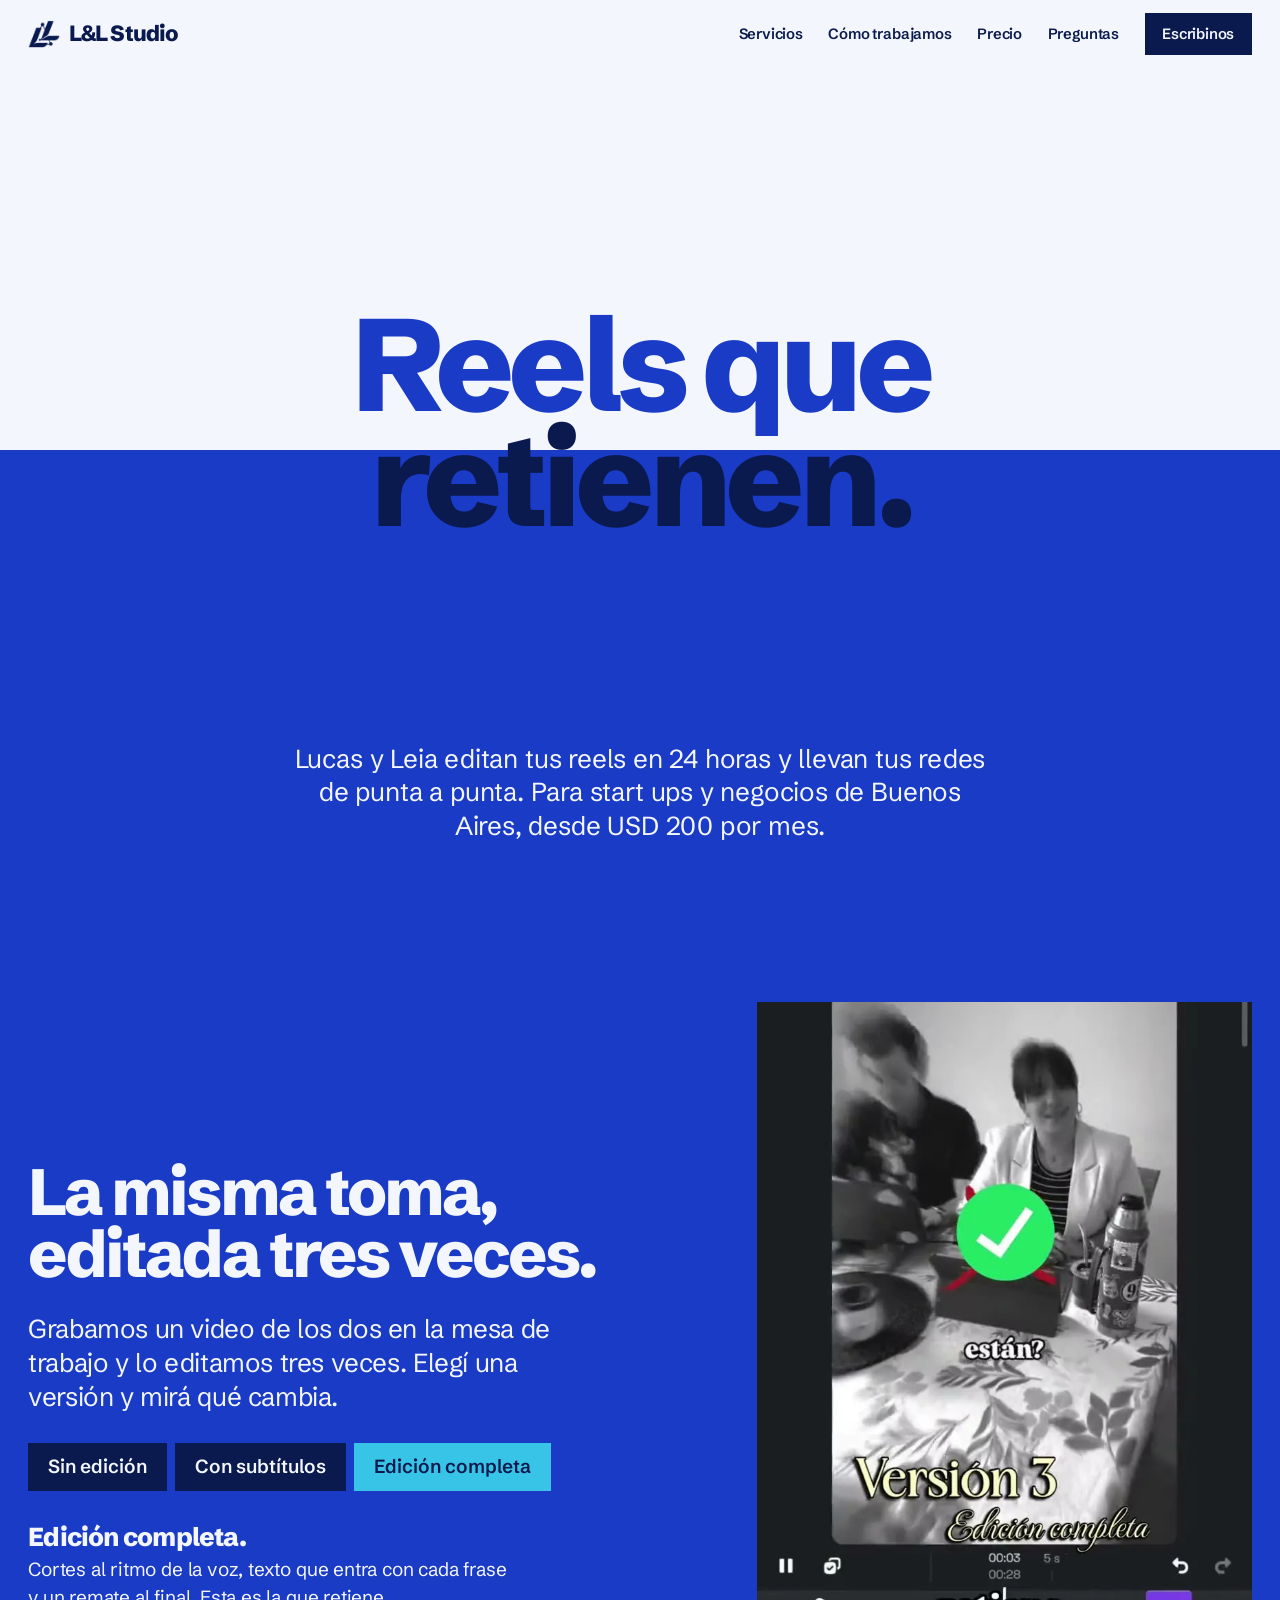
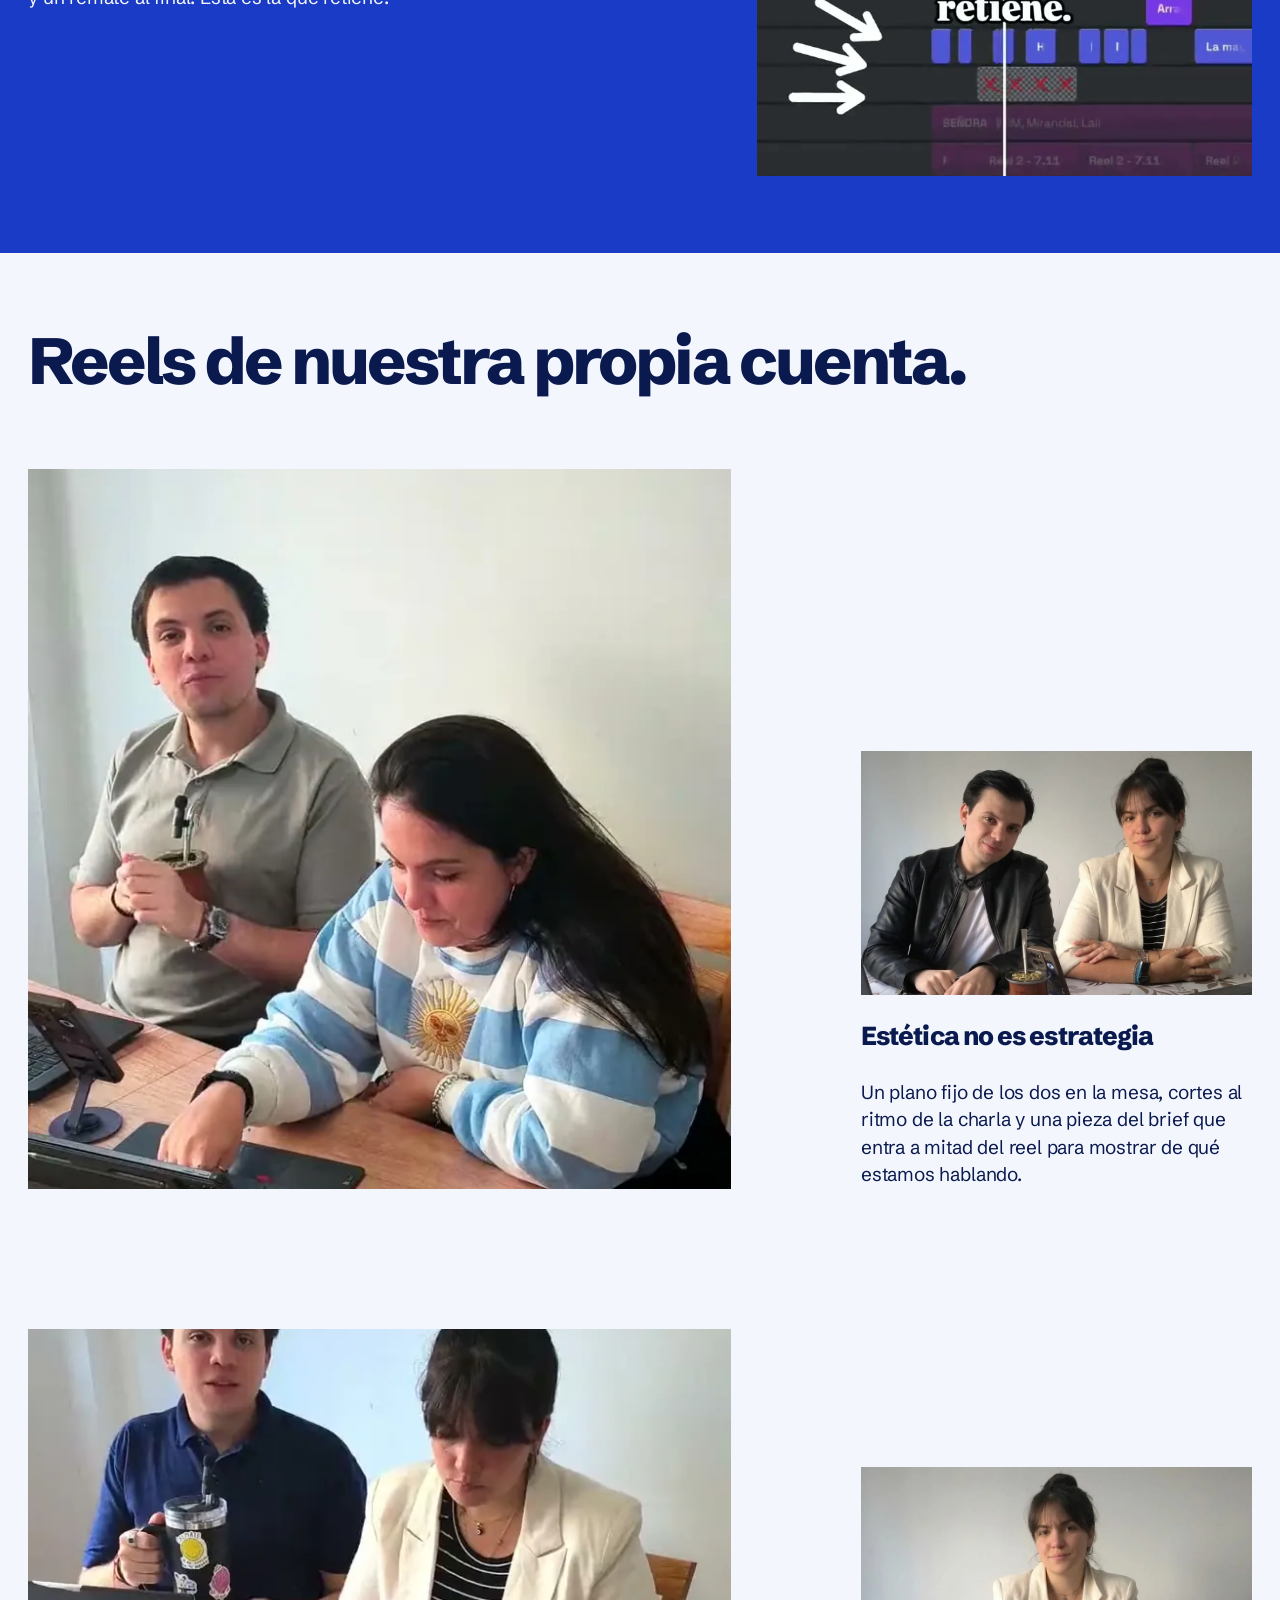
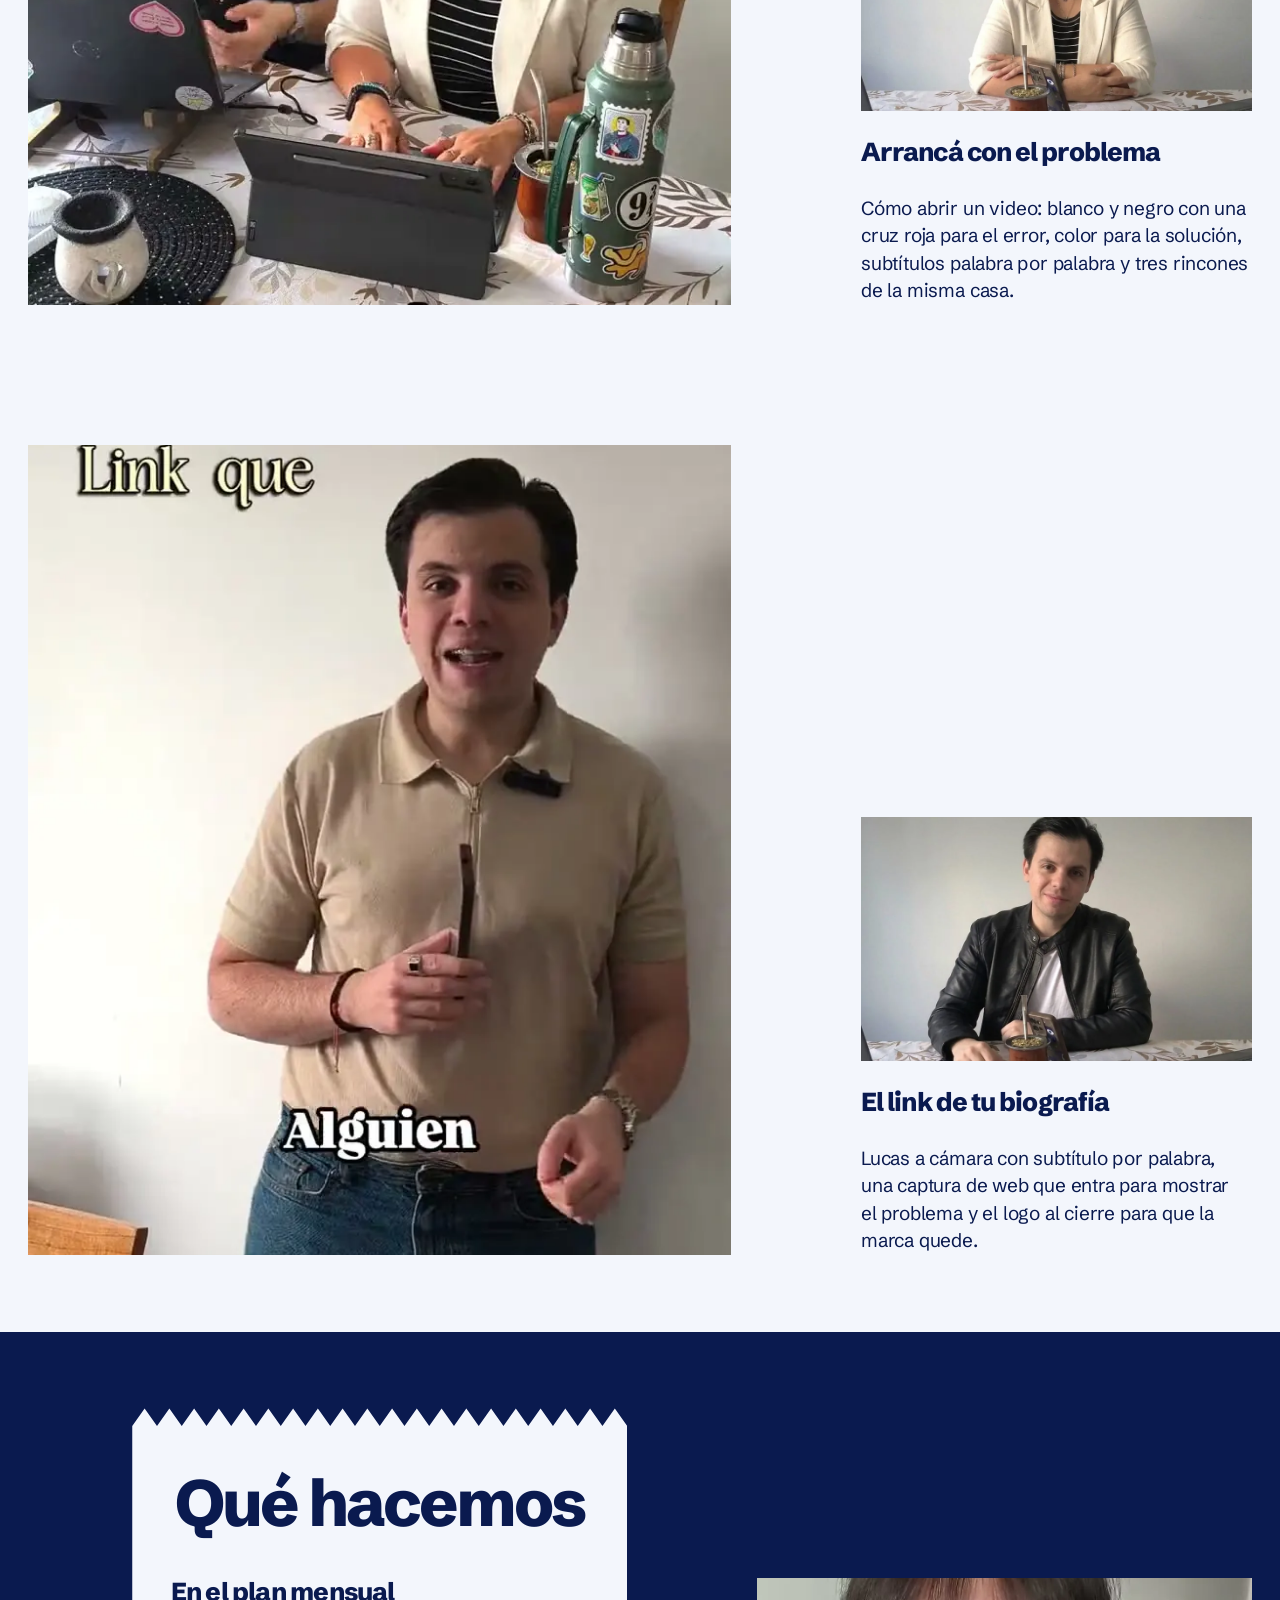
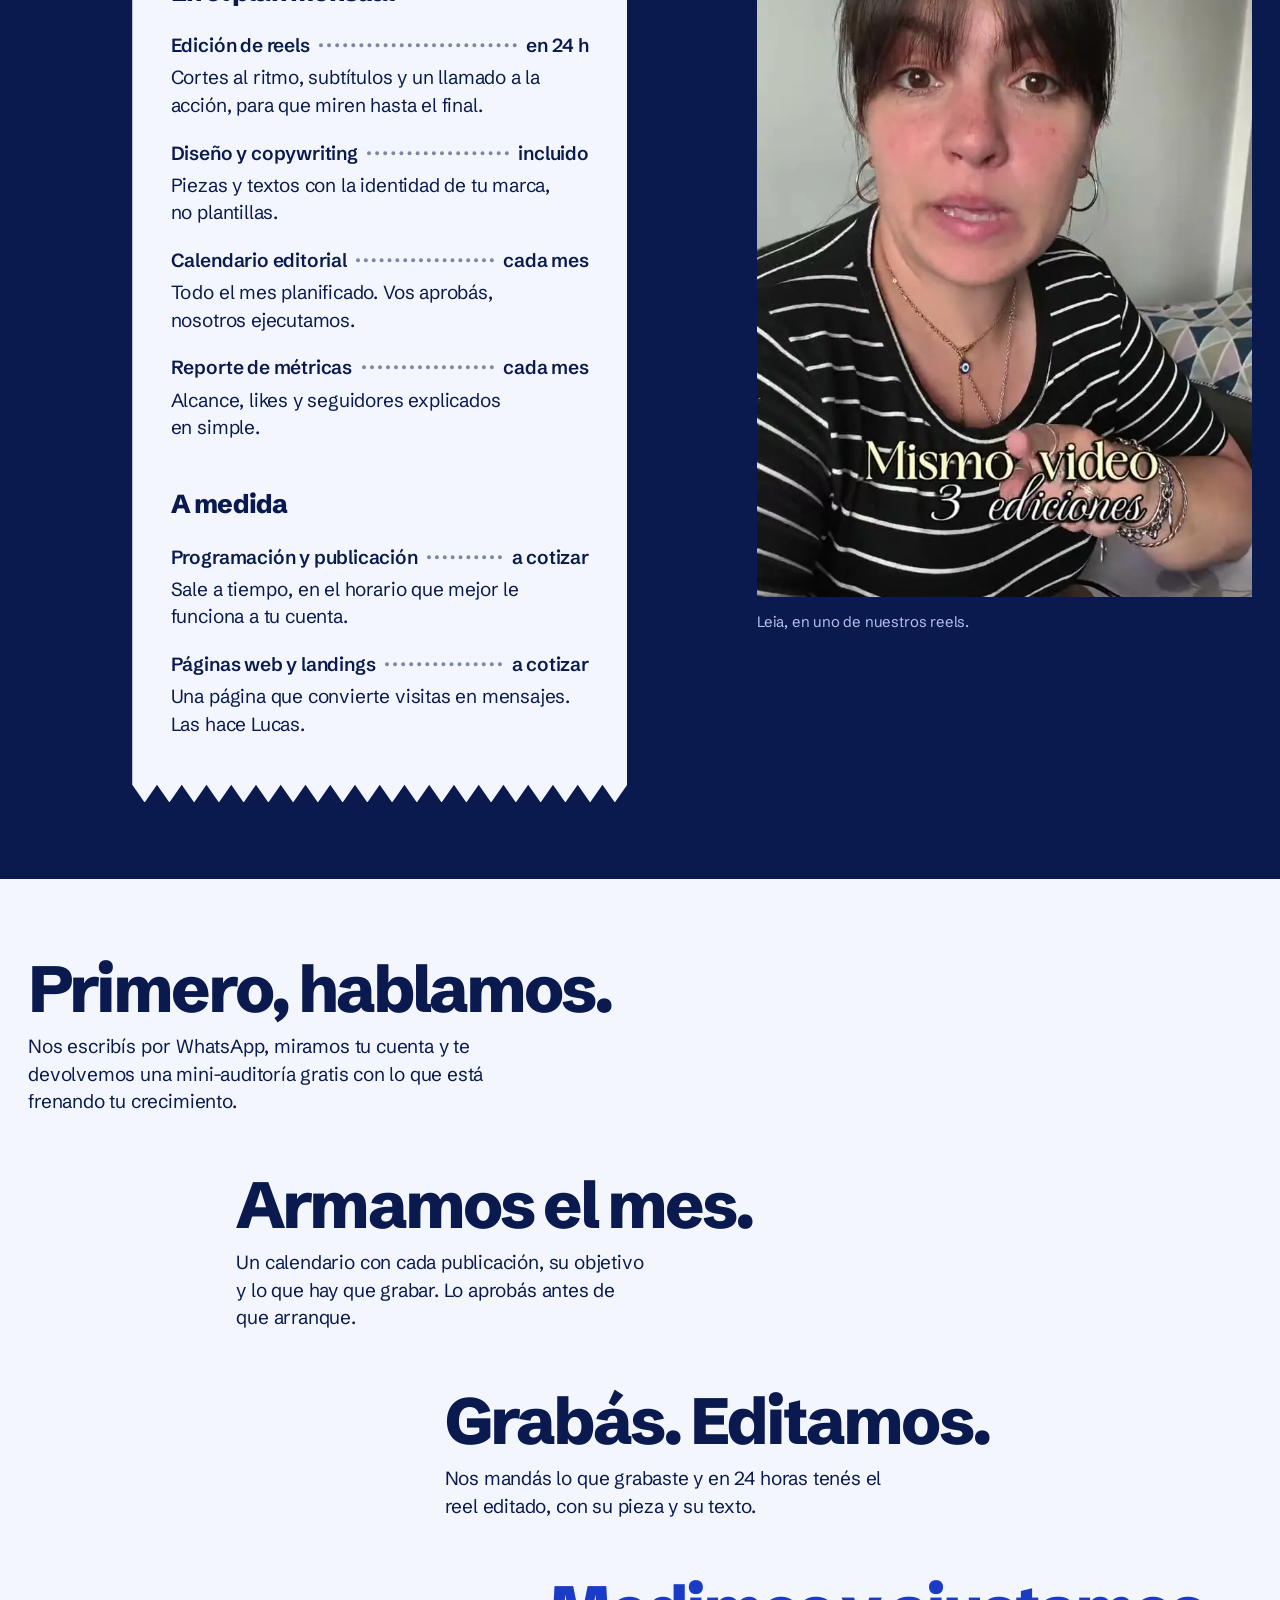
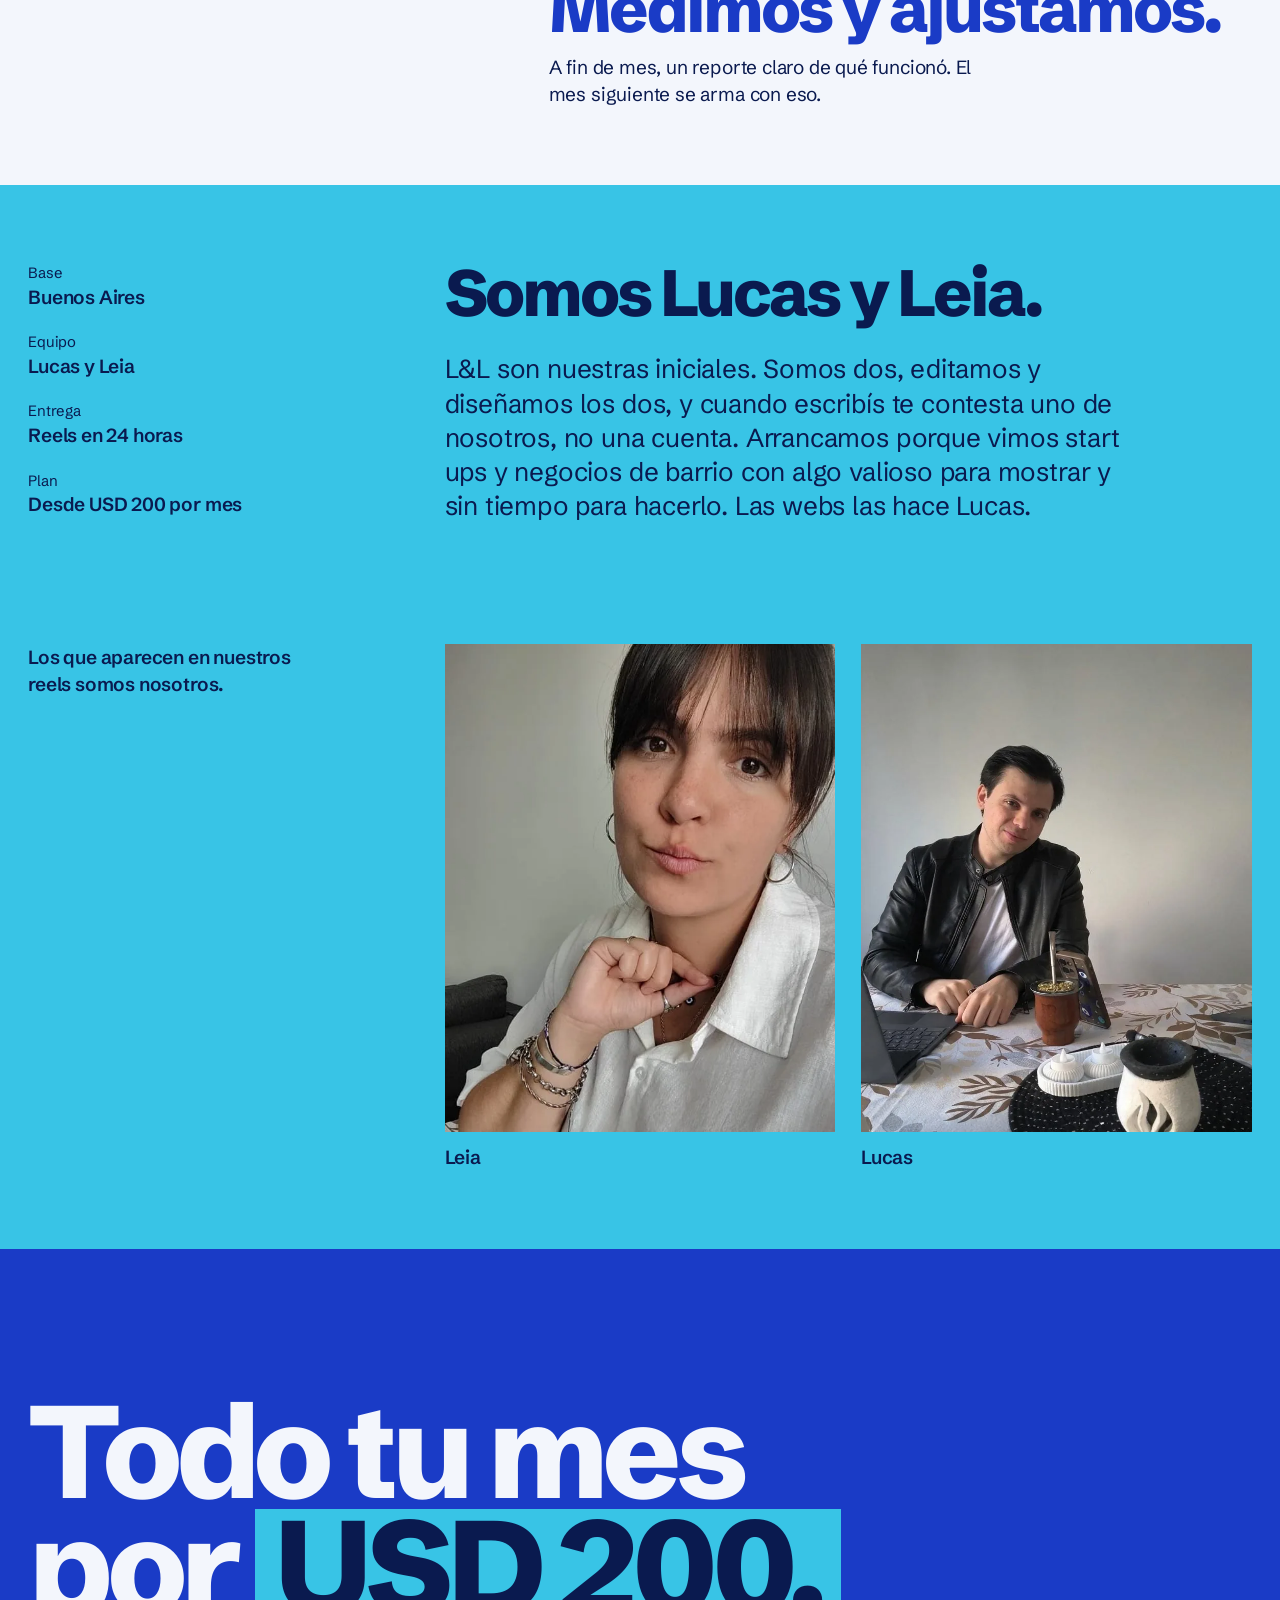
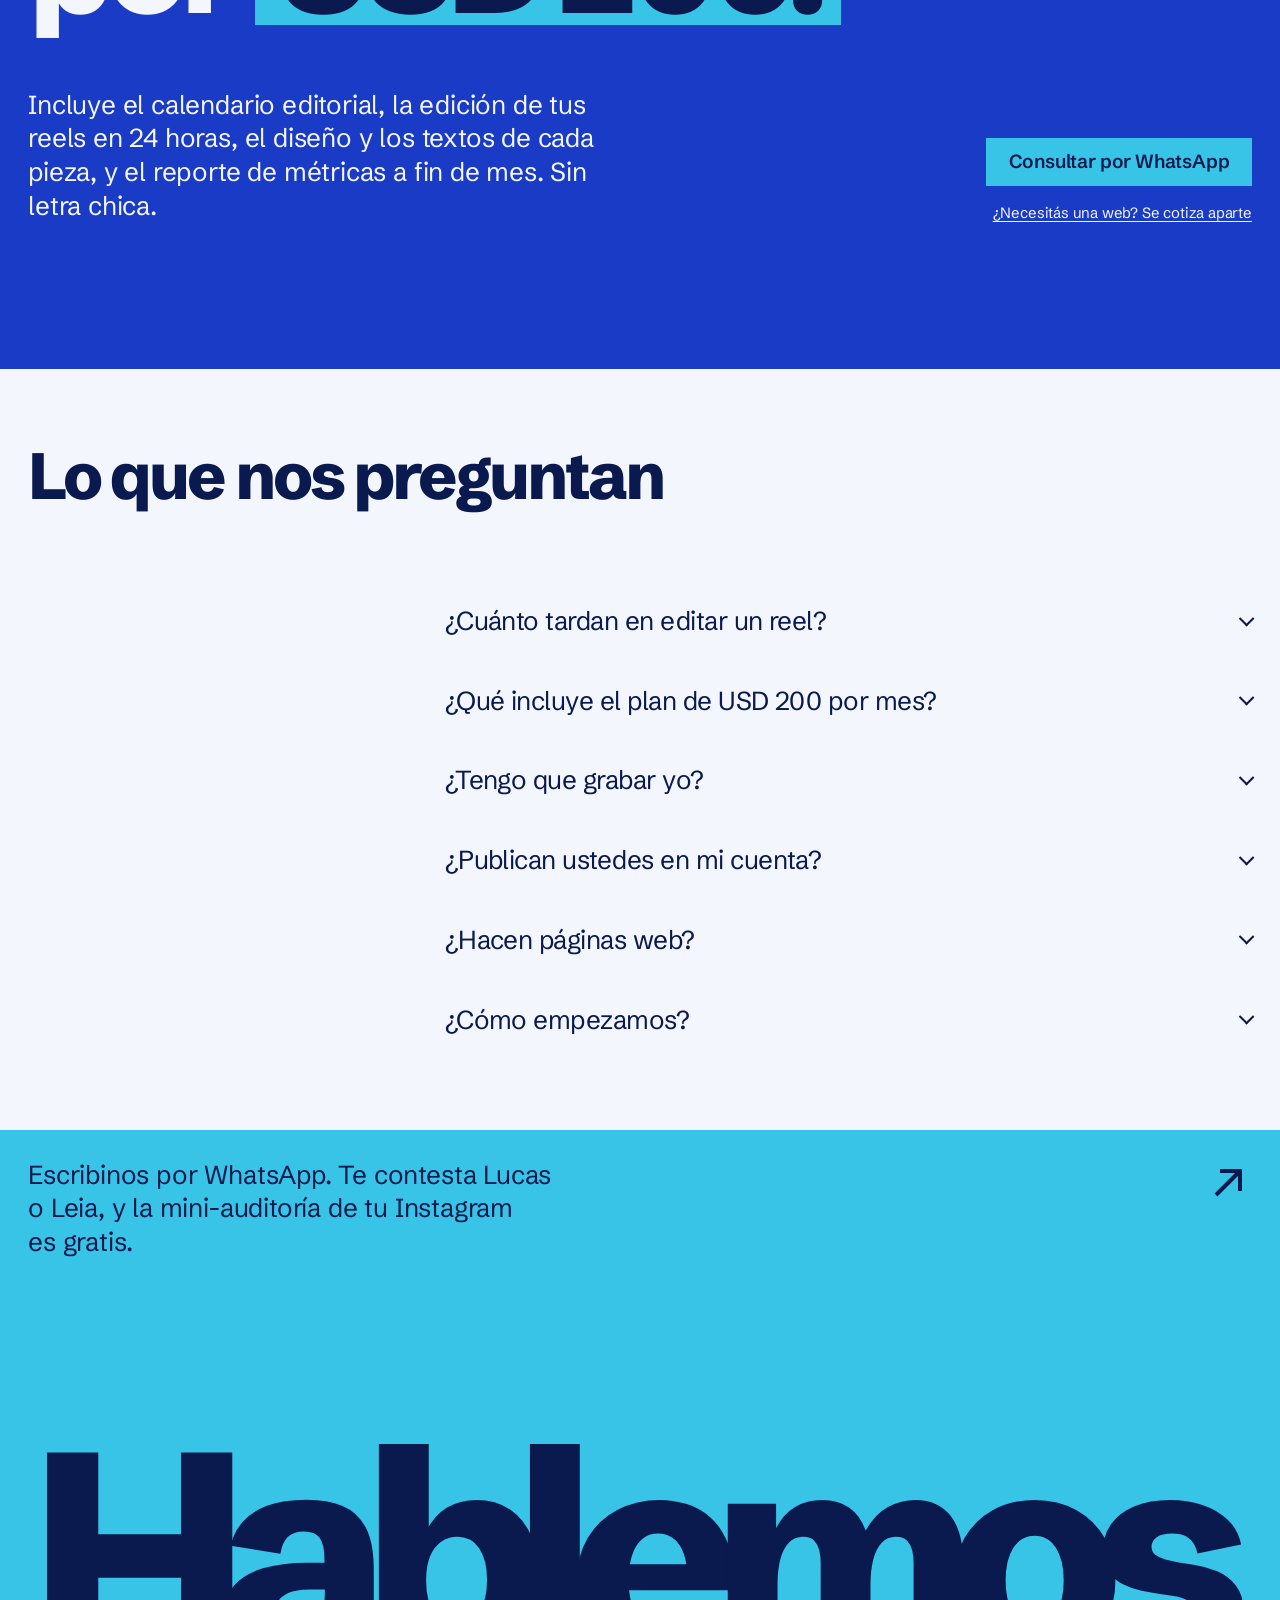
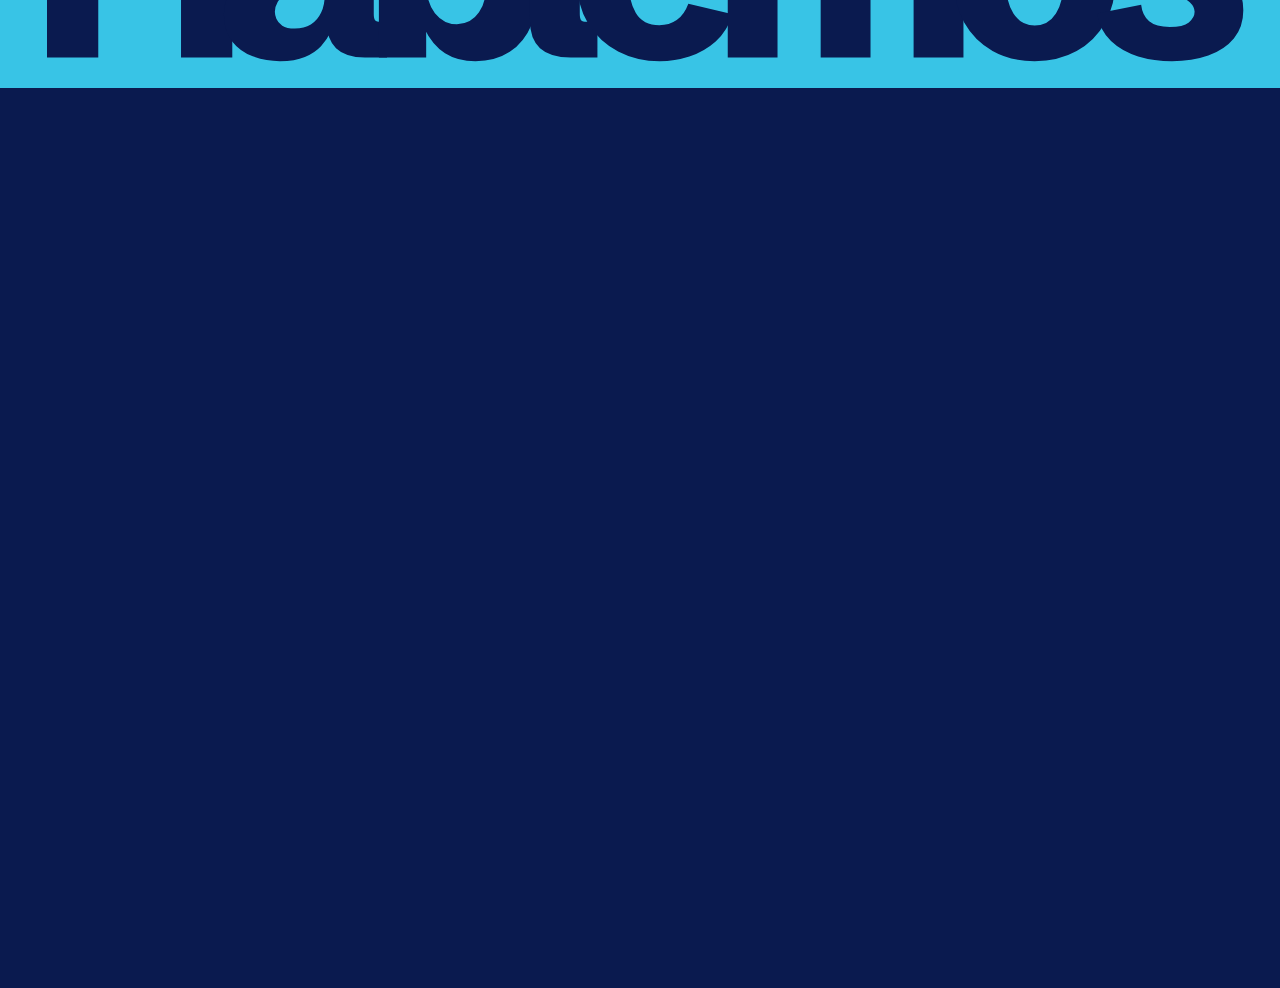
<file: index.html>
<!DOCTYPE html>
<html lang="es-AR" class="no-js">
<head>
<meta charset="UTF-8">
<meta name="viewport" content="width=device-width, initial-scale=1">
<script>document.documentElement.className = 'js'</script>

<title>Edición de reels y redes en Buenos Aires | L&amp;L Studio</title>
<meta name="description" content="Lucas y Leia editan tus reels en 24 horas, diseñan tus piezas y gestionan tus redes. Para start ups y negocios de Buenos Aires, desde USD 200/mes.">
<link rel="canonical" href="https://l-l-marketing.vercel.app/">
<meta name="robots" content="index, follow, max-image-preview:large">
<meta name="theme-color" content="#0a1a4f">

<meta property="og:type" content="website">
<meta property="og:site_name" content="L&amp;L Studio">
<meta property="og:locale" content="es_AR">
<meta property="og:url" content="https://l-l-marketing.vercel.app/">
<meta property="og:title" content="L&amp;L Studio — Reels que retienen">
<meta property="og:description" content="Edición de reels en 24 horas, diseño y gestión de redes para start ups y negocios locales. Desde USD 200 por mes.">
<meta property="og:image" content="https://l-l-marketing.vercel.app/og-image.jpg">
<meta property="og:image:width" content="1200">
<meta property="og:image:height" content="630">
<meta property="og:image:alt" content="L&amp;L Studio: Reels que retienen">
<meta name="twitter:card" content="summary_large_image">

<link rel="icon" href="favicon.png" type="image/png">
<link rel="apple-touch-icon" href="apple-touch-icon.png">

<link rel="preconnect" href="https://fonts.googleapis.com">
<link rel="preconnect" href="https://fonts.gstatic.com" crossorigin>
<link href="https://fonts.googleapis.com/css2?family=Schibsted+Grotesk:wght@400;600;800&display=swap" rel="stylesheet">
<link rel="stylesheet" href="styles.css">
<link rel="preload" as="image" href="media/edicion-3.webp">

<script type="application/ld+json">
{
  "@context": "https://schema.org",
  "@graph": [
    {
      "@type": "ProfessionalService",
      "@id": "https://l-l-marketing.vercel.app/#studio",
      "name": "L&L Studio",
      "description": "Estudio de edición de reels, diseño para redes, gestión de redes sociales y páginas web para start ups y negocios locales.",
      "url": "https://l-l-marketing.vercel.app/",
      "logo": "https://l-l-marketing.vercel.app/img/marca/icon-512.png",
      "image": "https://l-l-marketing.vercel.app/og-image.jpg",
      "email": "lmarketingl2511@gmail.com",
      "telephone": "+54 9 11 6364-7233",
      "priceRange": "Desde USD 200 por mes",
      "address": { "@type": "PostalAddress", "addressLocality": "Buenos Aires", "addressCountry": "AR" },
      "areaServed": { "@type": "Country", "name": "Argentina" },
      "founder": [
        { "@type": "Person", "name": "Lucas" },
        { "@type": "Person", "name": "Leia" }
      ],
      "sameAs": ["https://www.instagram.com/l_lmarketing/"],
      "hasOfferCatalog": {
        "@type": "OfferCatalog",
        "name": "Servicios",
        "itemListElement": [
          { "@type": "Offer", "itemOffered": { "@type": "Service", "name": "Edición de reels", "url": "https://l-l-marketing.vercel.app/edicion-de-reels/" } },
          { "@type": "Offer", "itemOffered": { "@type": "Service", "name": "Diseño para redes", "url": "https://l-l-marketing.vercel.app/diseno-para-redes/" } },
          { "@type": "Offer", "itemOffered": { "@type": "Service", "name": "Gestión de redes", "url": "https://l-l-marketing.vercel.app/gestion-de-redes/" } },
          { "@type": "Offer", "itemOffered": { "@type": "Service", "name": "Páginas web", "url": "https://l-l-marketing.vercel.app/paginas-web/" } }
        ]
      },
      "makesOffer": {
        "@type": "Offer",
        "name": "Plan mensual",
        "price": "200",
        "priceCurrency": "USD",
        "description": "Calendario editorial, edición de reels en 24 horas, diseño y copywriting, y reporte mensual de métricas."
      }
    },
    {
      "@type": "WebSite",
      "@id": "https://l-l-marketing.vercel.app/#web",
      "url": "https://l-l-marketing.vercel.app/",
      "name": "L&L Studio",
      "inLanguage": "es-AR",
      "publisher": { "@id": "https://l-l-marketing.vercel.app/#studio" }
    },
    {
      "@type": "FAQPage",
      "mainEntity": [
        { "@type": "Question", "name": "¿Cuánto tardan en editar un reel?", "acceptedAnswer": { "@type": "Answer", "text": "24 horas desde que recibimos el material." } },
        { "@type": "Question", "name": "¿Qué incluye el plan de USD 200 por mes?", "acceptedAnswer": { "@type": "Answer", "text": "El calendario editorial del mes, la edición de tus reels, el diseño y los textos de cada pieza, y un reporte mensual de métricas." } },
        { "@type": "Question", "name": "¿Tengo que grabar yo?", "acceptedAnswer": { "@type": "Answer", "text": "Sí. Vos grabás con el celular siguiendo el calendario, que dice qué grabar en cada publicación, y nosotros editamos." } },
        { "@type": "Question", "name": "¿Publican ustedes en mi cuenta?", "acceptedAnswer": { "@type": "Answer", "text": "Si querés, sí. La programación y publicación se suma al plan y se cotiza según cuánto publiques." } },
        { "@type": "Question", "name": "¿Hacen páginas web?", "acceptedAnswer": { "@type": "Answer", "text": "Sí, landings y sitios completos. Las diseña y programa Lucas, y se cotizan aparte del plan mensual." } },
        { "@type": "Question", "name": "¿Cómo empezamos?", "acceptedAnswer": { "@type": "Answer", "text": "Escribinos por WhatsApp. Miramos tu Instagram y te devolvemos una mini-auditoría gratis con lo que está frenando tu crecimiento." } }
      ]
    }
  ]
}
</script>
</head>
<body>

<header class="bar">
  <a class="brand" href="./" aria-label="L&amp;L Studio, inicio"><span class="brand-mark" aria-hidden="true"></span><span class="brand-text">L&amp;L Studio</span></a>
  <div class="bar-end">
    <nav class="bar-links" aria-label="Principal">
      <a href="#servicios">Servicios</a>
      <a href="#como">Cómo trabajamos</a>
      <a href="#precio">Precio</a>
      <a href="#preguntas">Preguntas</a>
    </nav>
    <details class="menu">
      <summary>Menú</summary>
      <nav aria-label="Principal en el celular">
        <a href="#servicios">Servicios</a>
        <a href="#como">Cómo trabajamos</a>
        <a href="#precio">Precio</a>
        <a href="#preguntas">Preguntas</a>
      </nav>
    </details>
    <a class="button" href="https://wa.me/5491163647233?text=Hola!%20Vi%20la%20web%20de%20L%26L%20Studio%20y%20quiero%20consultar." target="_blank" rel="noopener">Escribinos</a>
  </div>
</header>

<main>

<section class="hero" data-chapter="paper" aria-labelledby="titulo">
  <div class="split">
    <h1 class="display" id="titulo"><span class="split-a">Reels que</span> <span class="split-b">retienen.</span></h1>
  </div>
  <div class="hero-foot">
    <p>Lucas y Leia editan tus reels en 24 horas y llevan tus redes de punta a punta. Para start ups y negocios de Buenos Aires, desde USD&nbsp;200 por mes.</p>
  </div>
</section>

<section class="edits wrap" data-chapter="blue" data-edits aria-labelledby="ediciones">
  <div class="grid">
    <div class="edits-copy">
      <h2 class="head" id="ediciones" data-reveal>La misma toma, editada tres veces.</h2>
      <p class="lead" data-reveal style="--i:1">Grabamos un video de los dos en la mesa de trabajo y lo editamos tres veces. Elegí una versión y mirá qué cambia.</p>
      <div class="switch" role="group" aria-label="Elegí una versión" data-reveal style="--i:2">
        <button type="button" data-v="1" aria-pressed="false">Sin edición</button>
        <button type="button" data-v="2" aria-pressed="false">Con subtítulos</button>
        <button type="button" data-v="3" aria-pressed="true">Edición completa</button>
      </div>
      <div aria-live="polite" data-reveal style="--i:3">
        <p class="edit-note" data-v="1" hidden><strong>Sin edición.</strong> La toma tal cual salió del celular. Nada le dice a quien la ve por qué quedarse.</p>
        <p class="edit-note" data-v="2" hidden><strong>Con subtítulos.</strong> Ya se entiende sin sonido, que es como mira la mayoría. Pero todavía no engancha.</p>
        <p class="edit-note" data-v="3"><strong>Edición completa.</strong> Cortes al ritmo de la voz, texto que entra con cada frase y un remate al final. Esta es la que retiene.</p>
      </div>
    </div>
    <div class="edits-screen" data-reveal style="--i:2">
      <video data-v="1" data-loop data-off loop muted playsinline preload="none" width="720" height="1280" poster="media/edicion-1.webp" aria-label="Versión sin edición: la toma de Lucas y Leia en la mesa, sin cortes ni textos">
        <source src="media/edicion-1.mp4" type="video/mp4">
      </video>
      <video data-v="2" data-loop data-off loop muted playsinline preload="none" width="720" height="1280" poster="media/edicion-2.webp" aria-label="Versión con subtítulos: la misma toma con subtítulos palabra por palabra">
        <source src="media/edicion-2.mp4" type="video/mp4">
      </video>
      <video data-v="3" data-loop class="is-on" autoplay loop muted playsinline preload="metadata" width="720" height="1280" poster="media/edicion-3.webp" aria-label="Versión con edición completa: cortes, textos animados y remate">
        <source src="media/edicion-3.mp4" type="video/mp4">
      </video>
    </div>
  </div>
</section>

<section class="work wrap" data-chapter="paper" aria-labelledby="reels">
  <div class="grid">
    <h2 class="head work-title" id="reels" data-reveal>Reels de nuestra propia cuenta.</h2>
  </div>

  <article class="grid work-block" data-reveal>
    <div class="work-visual">
      <video data-loop autoplay loop muted playsinline preload="none" width="720" height="1280" poster="media/reel-mesa.webp" aria-label="Reel: Lucas y Leia en la mesa de trabajo, con mate, explicando por qué la estética no es estrategia">
        <source src="media/reel-mesa.mp4" type="video/mp4">
      </video>
    </div>
    <div class="work-cluster">
      <img src="img/equipo-mesa.webp" alt="Lucas y Leia sentados en la mesa de trabajo, con el mate y las notebooks" width="896" height="1200" loading="lazy">
      <h3>Estética no es estrategia</h3>
      <p>Un plano fijo de los dos en la mesa, cortes al ritmo de la charla y una pieza del brief que entra a mitad del reel para mostrar de qué estamos hablando.</p>
    </div>
  </article>

  <article class="grid work-block" data-reveal>
    <div class="work-visual">
      <video data-loop autoplay loop muted playsinline preload="none" width="720" height="1280" poster="media/reel-problema.webp" aria-label="Reel: arrancá con el problema, con blanco y negro para el error y color para la solución">
        <source src="media/reel-problema.mp4" type="video/mp4">
      </video>
    </div>
    <div class="work-cluster">
      <img src="img/leia-mesa.webp" alt="Leia sentada en la mesa de trabajo, con el mate" width="896" height="1200" loading="lazy">
      <h3>Arrancá con el problema</h3>
      <p>Cómo abrir un video: blanco y negro con una cruz roja para el error, color para la solución, subtítulos palabra por palabra y tres rincones de la misma casa.</p>
    </div>
  </article>

  <article class="grid work-block" data-reveal>
    <div class="work-visual">
      <video data-loop autoplay loop muted playsinline preload="none" width="720" height="1280" poster="media/reel-biografia.webp" aria-label="Reel: Lucas explica qué pasa con el link de tu biografía de Instagram">
        <source src="media/reel-biografia.mp4" type="video/mp4">
      </video>
    </div>
    <div class="work-cluster">
      <img src="img/lucas-mesa.webp" alt="Lucas sentado en la mesa de trabajo, con el mate" width="896" height="1200" loading="lazy">
      <h3>El link de tu biografía</h3>
      <p>Lucas a cámara con subtítulo por palabra, una captura de web que entra para mostrar el problema y el logo al cierre para que la marca quede.</p>
    </div>
  </article>
</section>

<section class="menu-section wrap" id="servicios" data-chapter="navy" aria-labelledby="que-hacemos">
  <div class="grid">
    <div class="sheet" data-reveal>
      <h2 class="head" id="que-hacemos">Qué hacemos</h2>
      <div class="sheet-group">
        <h3>En el plan mensual</h3>
        <ul class="sheet-list">
          <li class="sheet-item">
            <div class="sheet-row"><a href="edicion-de-reels/">Edición de reels</a><span class="value">en 24 h</span></div>
            <p>Cortes al ritmo, subtítulos y un llamado a la acción, para que miren hasta el final.</p>
          </li>
          <li class="sheet-item">
            <div class="sheet-row"><a href="diseno-para-redes/">Diseño y copywriting</a><span class="value">incluido</span></div>
            <p>Piezas y textos con la identidad de tu marca, no plantillas.</p>
          </li>
          <li class="sheet-item">
            <div class="sheet-row"><a href="gestion-de-redes/">Calendario editorial</a><span class="value">cada mes</span></div>
            <p>Todo el mes planificado. Vos aprobás, nosotros ejecutamos.</p>
          </li>
          <li class="sheet-item">
            <div class="sheet-row"><a href="gestion-de-redes/">Reporte de métricas</a><span class="value">cada mes</span></div>
            <p>Alcance, likes y seguidores explicados en simple.</p>
          </li>
        </ul>
      </div>
      <div class="sheet-group">
        <h3>A medida</h3>
        <ul class="sheet-list">
          <li class="sheet-item">
            <div class="sheet-row"><a href="gestion-de-redes/">Programación y publicación</a><span class="value">a cotizar</span></div>
            <p>Sale a tiempo, en el horario que mejor le funciona a tu cuenta.</p>
          </li>
          <li class="sheet-item">
            <div class="sheet-row"><a href="paginas-web/">Páginas web y landings</a><span class="value">a cotizar</span></div>
            <p>Una página que convierte visitas en mensajes. Las hace Lucas.</p>
          </li>
        </ul>
      </div>
    </div>
    <figure class="menu-photo" data-reveal style="--i:2">
      <video data-loop autoplay loop muted playsinline preload="none" width="720" height="1280" poster="media/reel-ediciones.webp" aria-label="Reel de Leia: el mismo video con tres ediciones distintas"><source src="media/reel-ediciones.mp4" type="video/mp4"></video>
      <figcaption class="small">Leia, en uno de nuestros reels.</figcaption>
    </figure>
  </div>
</section>

<section class="steps wrap" id="como" data-chapter="paper" aria-labelledby="paso-1">
  <ol class="grid">
    <li class="step" data-reveal>
      <h2 id="paso-1">Primero, hablamos.</h2>
      <p>Nos escribís por WhatsApp, miramos tu cuenta y te devolvemos una mini-auditoría gratis con lo que está frenando tu crecimiento.</p>
    </li>
    <li class="step" data-reveal>
      <h3>Armamos el mes.</h3>
      <p>Un calendario con cada publicación, su objetivo y lo que hay que grabar. Lo aprobás antes de que arranque.</p>
    </li>
    <li class="step" data-reveal>
      <h3>Grabás. Editamos.</h3>
      <p>Nos mandás lo que grabaste y en 24 horas tenés el reel editado, con su pieza y su texto.</p>
    </li>
    <li class="step" data-reveal>
      <h3>Medimos y ajustamos.</h3>
      <p>A fin de mes, un reporte claro de qué funcionó. El mes siguiente se arma con eso.</p>
    </li>
  </ol>
</section>

<section class="about wrap" id="nosotros" data-chapter="cyan" aria-labelledby="somos">
  <div class="grid">
    <dl class="facts" data-reveal>
      <div><dt>Base</dt><dd>Buenos Aires</dd></div>
      <div><dt>Equipo</dt><dd>Lucas y Leia</dd></div>
      <div><dt>Entrega</dt><dd>Reels en 24 horas</dd></div>
      <div><dt>Plan</dt><dd>Desde USD 200 por mes</dd></div>
    </dl>
    <div class="about-text">
      <h2 class="head" id="somos" data-reveal>Somos Lucas y Leia.</h2>
      <p data-reveal style="--i:1">L&amp;L son nuestras iniciales. Somos dos, editamos y diseñamos los dos, y cuando escribís te contesta uno de nosotros, no una cuenta. Arrancamos porque vimos start ups y negocios de barrio con algo valioso para mostrar y sin tiempo para hacerlo. Las webs las hace Lucas.</p>
    </div>
    <p class="about-side" data-reveal>Los que aparecen en nuestros reels somos nosotros.</p>
    <div class="portraits">
      <figure data-reveal>
        <img src="img/leia-retrato.webp" alt="Leia en la mesa de trabajo, con camisa blanca" width="610" height="1084" loading="lazy" style="object-position: 50% 5%">
        <figcaption>Leia</figcaption>
      </figure>
      <figure data-reveal style="--i:1">
        <img src="img/lucas-mate.webp" alt="Lucas en la mesa de trabajo, junto al mate y el celular" width="765" height="1200" loading="lazy" style="object-position: 50% 15%">
        <figcaption>Lucas</figcaption>
      </figure>
    </div>
  </div>
</section>

<section class="price wrap" id="precio" data-chapter="blue" aria-labelledby="plan">
  <div class="grid">
    <h2 class="display" id="plan" data-reveal>Todo tu mes<br>por <span class="price-tag">USD&nbsp;200.</span></h2>
    <div class="price-foot">
      <p data-reveal style="--i:1">Incluye el calendario editorial, la edición de tus reels en 24 horas, el diseño y los textos de cada pieza, y el reporte de métricas a fin de mes. Sin letra chica.</p>
      <div class="price-act" data-reveal style="--i:2">
        <a class="button button--cyan" href="https://wa.me/5491163647233?text=Hola!%20Quiero%20consultar%20por%20el%20plan%20de%20USD%20200%20por%20mes." target="_blank" rel="noopener">Consultar por WhatsApp</a>
        <a class="link-plain small" href="paginas-web/">¿Necesitás una web? Se cotiza aparte</a>
      </div>
    </div>
  </div>
</section>

<section class="faq wrap" id="preguntas" data-chapter="paper" aria-labelledby="dudas">
  <div class="grid">
    <h2 class="head" id="dudas" data-reveal>Lo que nos preguntan</h2>
    <div class="faq-list" data-reveal style="--i:1">
      <details>
        <summary>¿Cuánto tardan en editar un reel?</summary>
        <p>24 horas desde que recibimos el material.</p>
      </details>
      <details>
        <summary>¿Qué incluye el plan de USD 200 por mes?</summary>
        <p>El calendario editorial del mes, la edición de tus reels, el diseño y los textos de cada pieza, y un reporte mensual de métricas.</p>
      </details>
      <details>
        <summary>¿Tengo que grabar yo?</summary>
        <p>Sí. Vos grabás con el celular siguiendo el calendario, que dice qué grabar en cada publicación, y nosotros editamos.</p>
      </details>
      <details>
        <summary>¿Publican ustedes en mi cuenta?</summary>
        <p>Si querés, sí. La programación y publicación se suma al plan y se cotiza según cuánto publiques. <a class="link-plain" href="gestion-de-redes/">Más sobre gestión de redes</a>.</p>
      </details>
      <details>
        <summary>¿Hacen páginas web?</summary>
        <p>Sí, landings y sitios completos. Las diseña y programa Lucas, y se cotizan aparte del plan mensual. <a class="link-plain" href="paginas-web/">Ver páginas web</a>.</p>
      </details>
      <details>
        <summary>¿Cómo empezamos?</summary>
        <p>Escribinos por WhatsApp. Miramos tu Instagram y te devolvemos una mini-auditoría gratis con lo que está frenando tu crecimiento.</p>
      </details>
    </div>
  </div>
</section>

<a class="cta" data-chapter="cyan" href="https://wa.me/5491163647233?text=Hola!%20Vi%20la%20web%20y%20quiero%20mi%20mini-auditor%C3%ADa%20gratis%20de%20Instagram." target="_blank" rel="noopener">
  <p class="cta-note">Escribinos por WhatsApp. Te contesta Lucas o Leia, y la mini-auditoría de tu Instagram es gratis.</p>
  <svg class="cta-arrow" viewBox="0 0 48 48" fill="none" stroke="currentColor" stroke-width="4" aria-hidden="true"><path d="M12 36 36 12M16 12h20v20"/></svg>
  <h2 class="cta-word"><svg viewBox="0 0 1000 182" role="img" aria-label="Hablemos"><text x="0" y="176" textLength="1000" lengthAdjust="spacing" font-family="Schibsted Grotesk, sans-serif" font-weight="800" font-size="238">Hablemos</text></svg></h2>
</a>

</main>

<footer class="foot" data-chapter="navy">
  <div class="foot-cols">
    <div>
      <h2>Contacto</h2>
      <ul>
        <li><a href="https://wa.me/5491163647233" target="_blank" rel="noopener">WhatsApp +54 9 11 6364-7233</a></li>
        <li><a href="mailto:lmarketingl2511@gmail.com">lmarketingl2511@gmail.com</a></li>
      </ul>
    </div>
    <div>
      <h2>Servicios</h2>
      <ul>
        <li><a href="edicion-de-reels/">Edición de reels</a></li>
        <li><a href="diseno-para-redes/">Diseño para redes</a></li>
        <li><a href="gestion-de-redes/">Gestión de redes</a></li>
        <li><a href="paginas-web/">Páginas web</a></li>
      </ul>
    </div>
    <div>
      <h2>Redes</h2>
      <ul>
        <li><a href="https://www.instagram.com/l_lmarketing/" target="_blank" rel="noopener">Instagram @l_lmarketing</a></li>
      </ul>
    </div>
    <div>
      <h2>Dónde</h2>
      <ul>
        <li>Buenos Aires, Argentina</li>
        <li>Reels editados en 24 horas</li>
      </ul>
    </div>
  </div>
  <svg class="foot-mark" viewBox="0 0 1000 166" role="img" aria-label="L&amp;L Studio"><text x="0" y="160" textLength="1000" lengthAdjust="spacing" font-family="Schibsted Grotesk, sans-serif" font-weight="800" font-size="220">L&amp;L Studio</text></svg>
  <div class="foot-legal"><span>© 2026 L&amp;L Studio</span><span>Hecho por Lucas y Leia</span></div>
</footer>

<script src="site.js" defer></script>
</body>
</html>
</file>
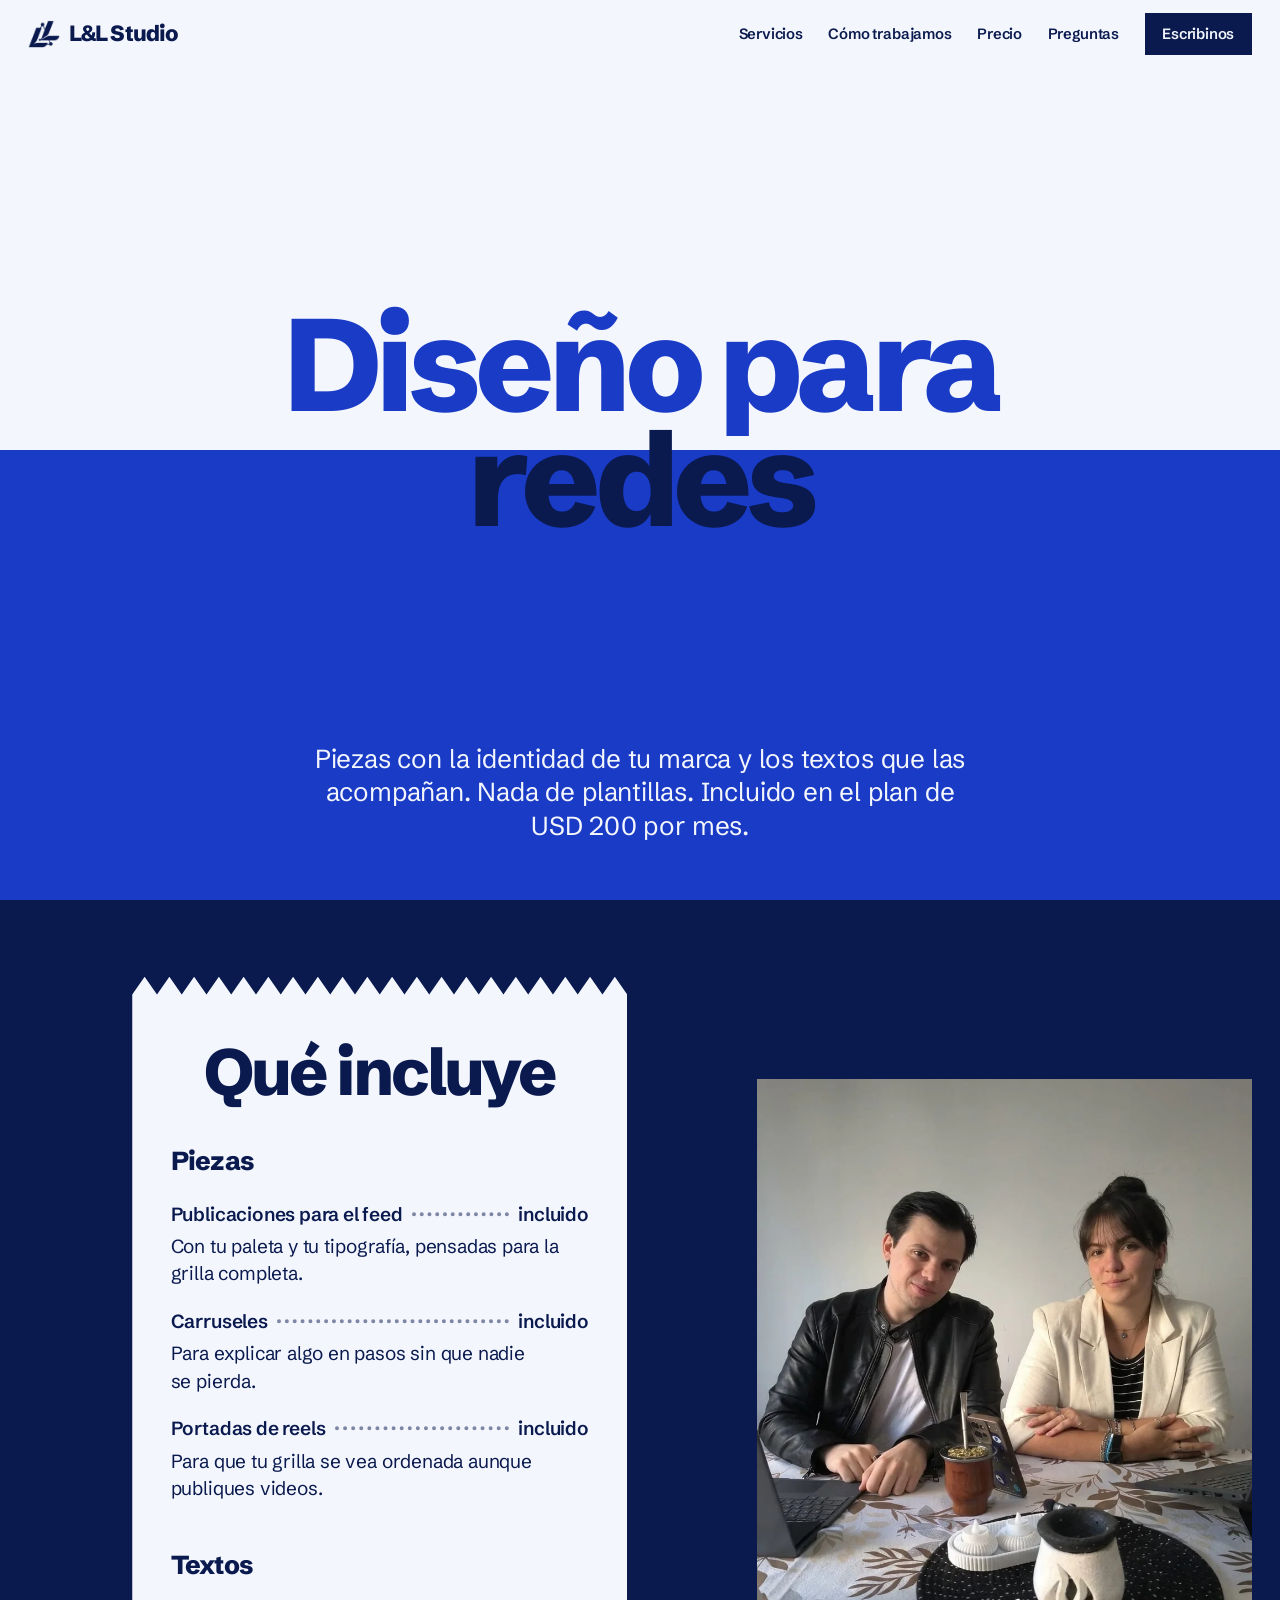
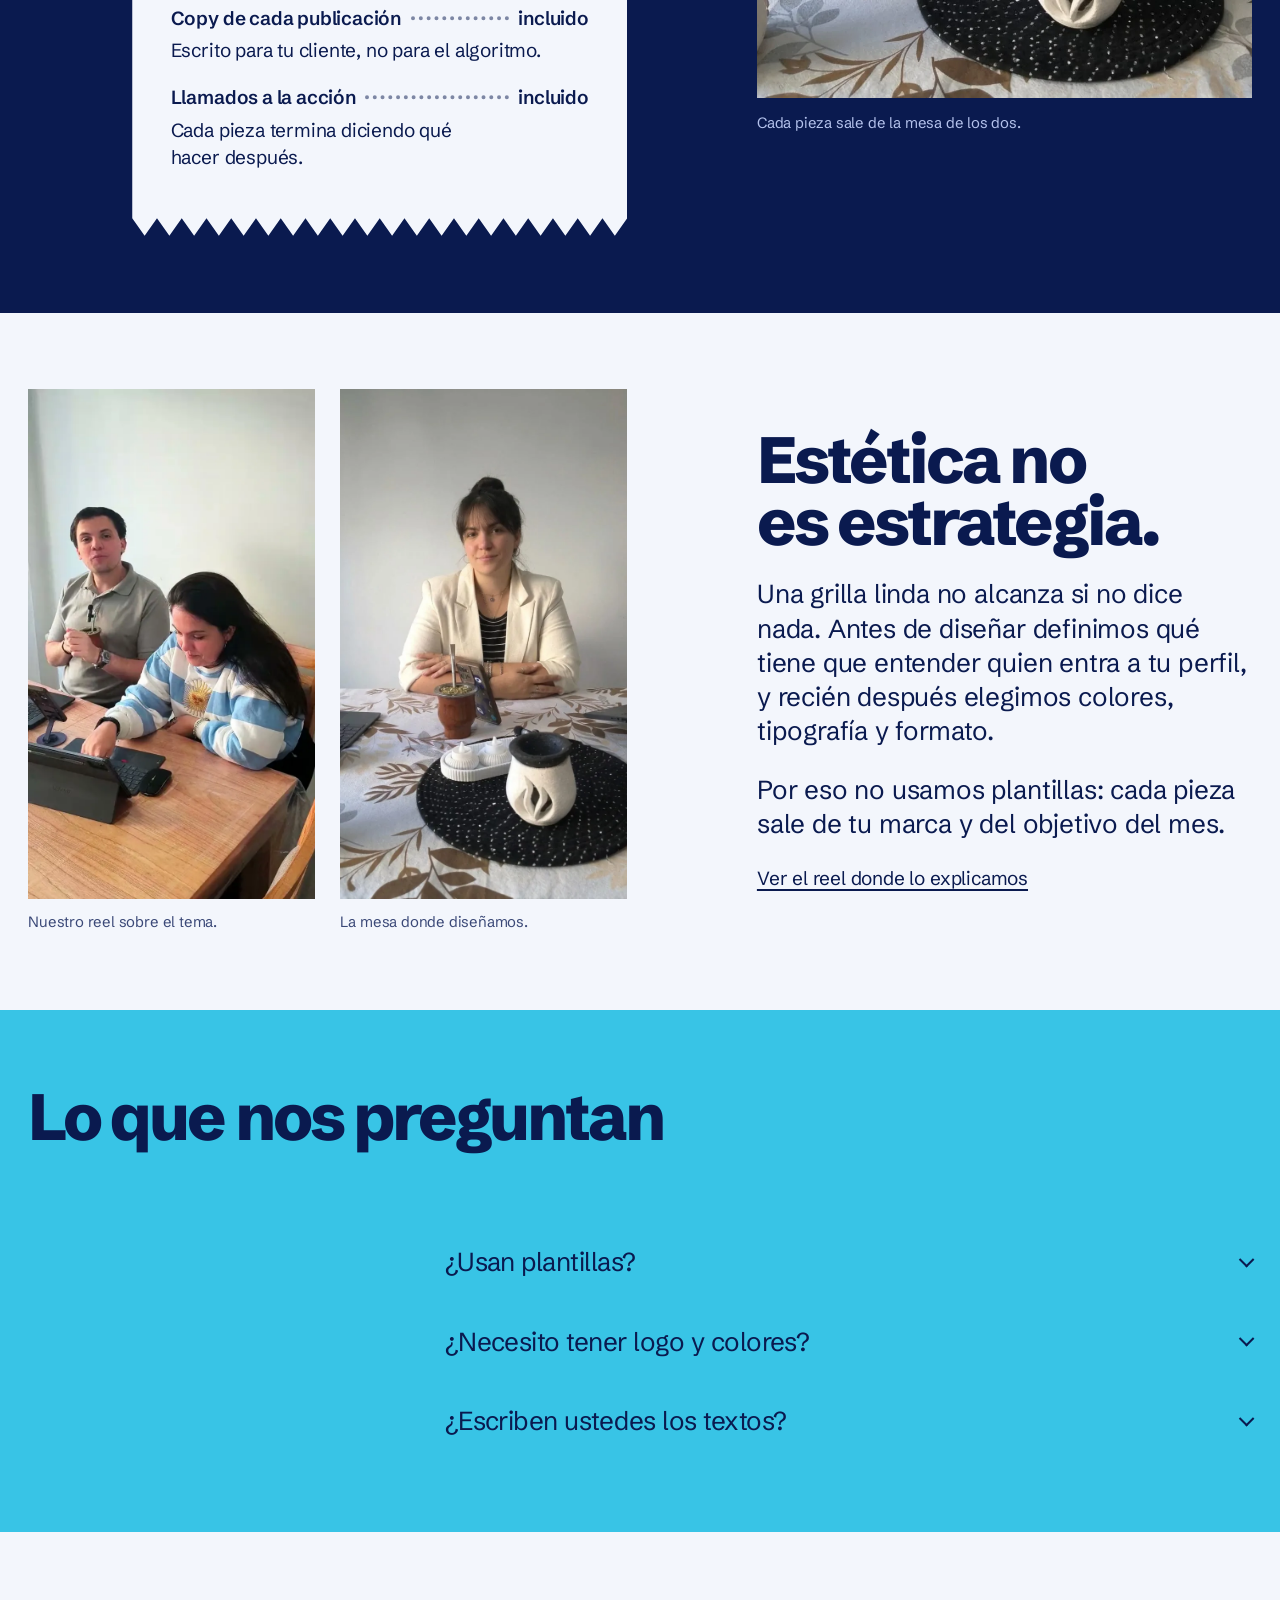
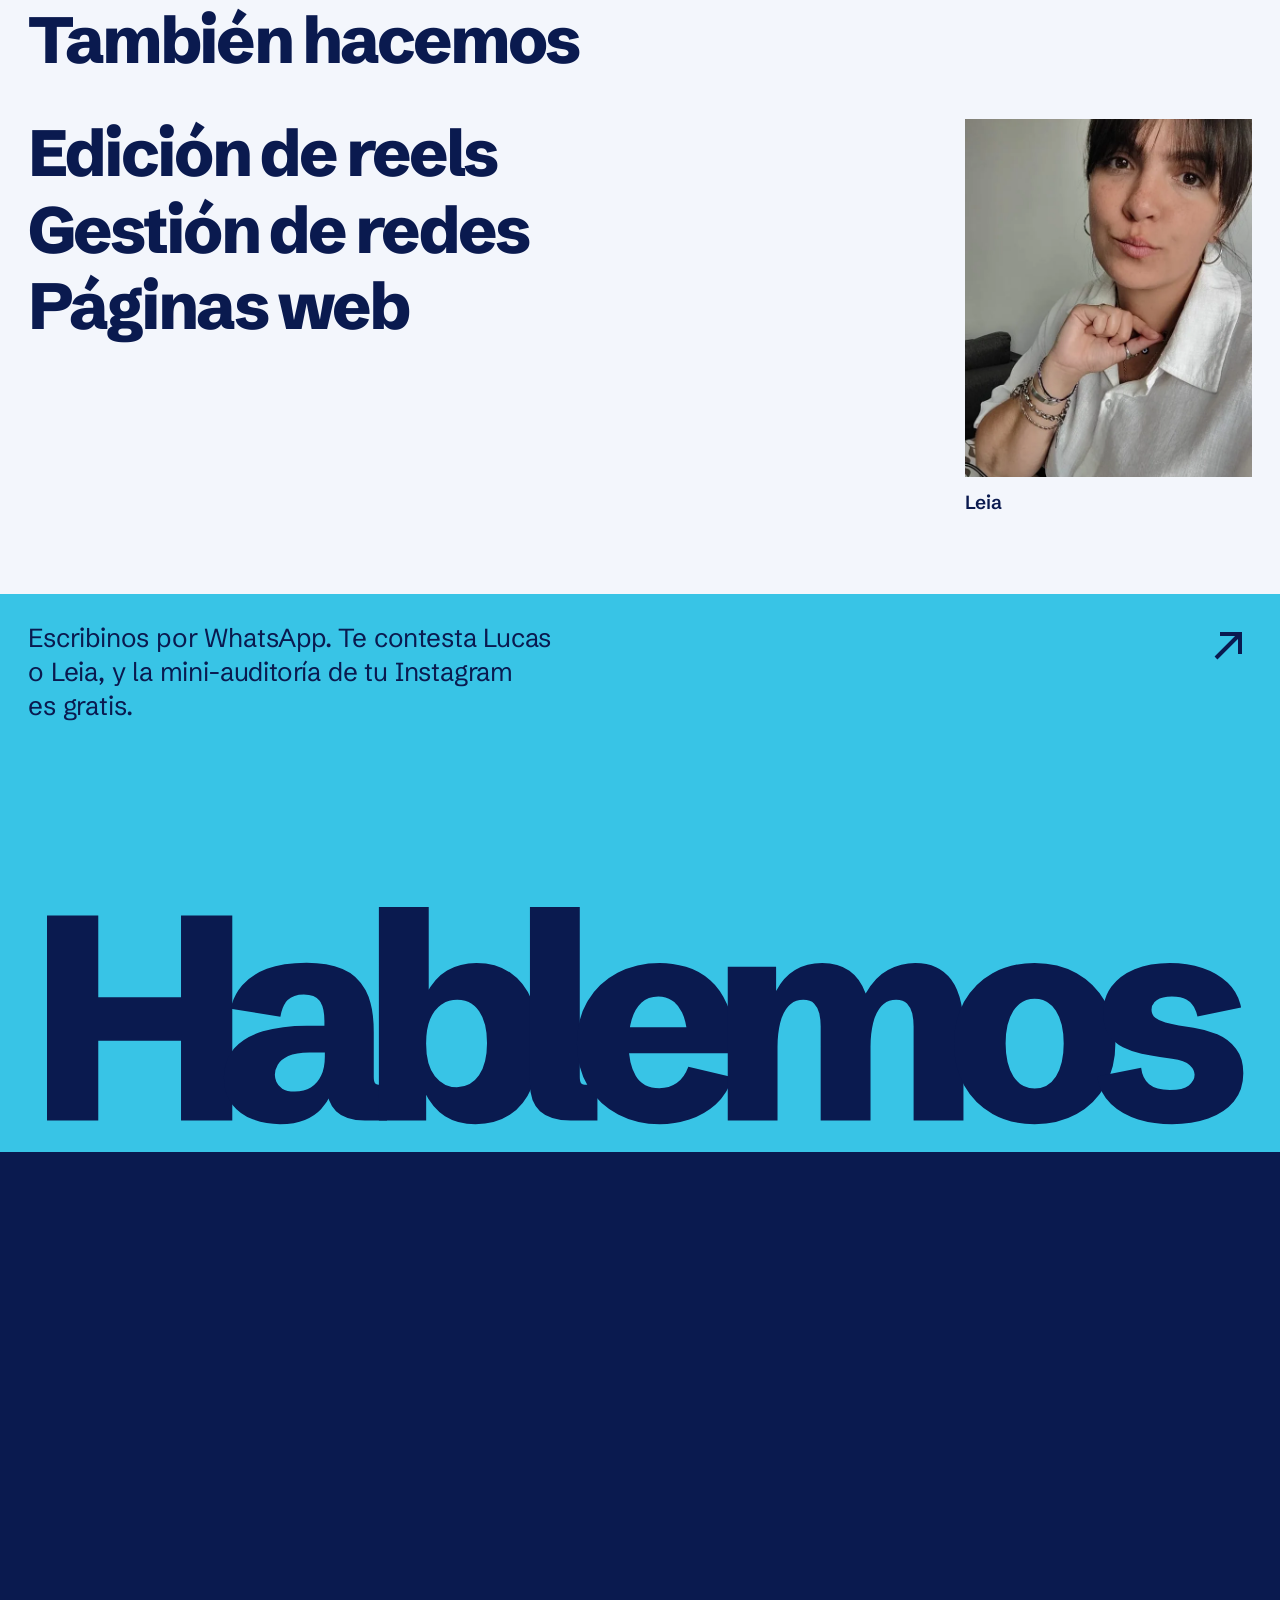
<file: diseno-para-redes/index.html>
<!DOCTYPE html>
<html lang="es-AR" class="no-js">
<head>
<meta charset="UTF-8">
<meta name="viewport" content="width=device-width, initial-scale=1">
<script>document.documentElement.className = 'js'</script>

<title>Diseño para redes sociales y copywriting | L&amp;L Studio</title>
<meta name="description" content="Publicaciones, carruseles y portadas de reels con la identidad de tu marca, y los textos que las acompañan. Incluido en el plan de USD 200/mes.">
<link rel="canonical" href="https://l-l-marketing.vercel.app/diseno-para-redes/">
<meta name="robots" content="index, follow, max-image-preview:large">
<meta name="theme-color" content="#0a1a4f">

<meta property="og:type" content="website">
<meta property="og:site_name" content="L&amp;L Studio">
<meta property="og:locale" content="es_AR">
<meta property="og:url" content="https://l-l-marketing.vercel.app/diseno-para-redes/">
<meta property="og:title" content="Diseño para redes sociales y copywriting | L&amp;L Studio">
<meta property="og:description" content="Publicaciones, carruseles y portadas de reels con la identidad de tu marca, y los textos que las acompañan. Incluido en el plan de USD 200/mes.">
<meta property="og:image" content="https://l-l-marketing.vercel.app/og-image.jpg">
<meta property="og:image:width" content="1200">
<meta property="og:image:height" content="630">
<meta name="twitter:card" content="summary_large_image">

<link rel="icon" href="../favicon.png" type="image/png">
<link rel="apple-touch-icon" href="../apple-touch-icon.png">

<link rel="preconnect" href="https://fonts.googleapis.com">
<link rel="preconnect" href="https://fonts.gstatic.com" crossorigin>
<link href="https://fonts.googleapis.com/css2?family=Schibsted+Grotesk:wght@400;600;800&display=swap" rel="stylesheet">
<link rel="stylesheet" href="../styles.css">

<script type="application/ld+json">
{
  "@context": "https://schema.org",
  "@graph": [
    {
      "@type": "Service",
      "@id": "https://l-l-marketing.vercel.app/diseno-para-redes/#servicio",
      "name": "Diseño para redes",
      "serviceType": "Diseño para redes",
      "url": "https://l-l-marketing.vercel.app/diseno-para-redes/",
      "description": "Publicaciones, carruseles y portadas de reels con la identidad de tu marca, y los textos que las acompañan. Incluido en el plan de USD 200/mes.",
      "provider": {
        "@type": "ProfessionalService",
        "@id": "https://l-l-marketing.vercel.app/#studio",
        "name": "L&L Studio",
        "url": "https://l-l-marketing.vercel.app/"
      },
      "areaServed": {
        "@type": "Country",
        "name": "Argentina"
      },
      "offers": {
        "@type": "Offer",
        "price": "200",
        "priceCurrency": "USD",
        "description": "Incluido en el plan mensual de USD 200."
      }
    },
    {
      "@type": "BreadcrumbList",
      "itemListElement": [
        {
          "@type": "ListItem",
          "position": 1,
          "name": "Inicio",
          "item": "https://l-l-marketing.vercel.app/"
        },
        {
          "@type": "ListItem",
          "position": 2,
          "name": "Diseño para redes",
          "item": "https://l-l-marketing.vercel.app/diseno-para-redes/"
        }
      ]
    },
    {
      "@type": "FAQPage",
      "mainEntity": [
        {
          "@type": "Question",
          "name": "¿Usan plantillas?",
          "acceptedAnswer": {
            "@type": "Answer",
            "text": "No. Cada pieza se diseña con la identidad de tu marca y para el objetivo de esa publicación."
          }
        },
        {
          "@type": "Question",
          "name": "¿Necesito tener logo y colores?",
          "acceptedAnswer": {
            "@type": "Answer",
            "text": "Si ya los tenés, los respetamos. Si no, definimos con vos una paleta y una tipografía para tus piezas."
          }
        },
        {
          "@type": "Question",
          "name": "¿Escriben ustedes los textos?",
          "acceptedAnswer": {
            "@type": "Answer",
            "text": "Sí. El copywriting de cada publicación está incluido en el plan."
          }
        }
      ]
    }
  ]
}
</script>
</head>
<body>

<header class="bar">
  <a class="brand" href="../" aria-label="L&amp;L Studio, inicio"><span class="brand-mark" aria-hidden="true"></span><span class="brand-text">L&amp;L Studio</span></a>
  <div class="bar-end">
    <nav class="bar-links" aria-label="Principal">
      <a href="../#servicios">Servicios</a>
      <a href="../#como">Cómo trabajamos</a>
      <a href="../#precio">Precio</a>
      <a href="#preguntas">Preguntas</a>
    </nav>
    <details class="menu">
      <summary>Menú</summary>
      <nav aria-label="Principal en el celular">
        <a href="../">Inicio</a>
        <a href="../#servicios">Servicios</a>
        <a href="../#como">Cómo trabajamos</a>
        <a href="../#precio">Precio</a>
        <a href="#preguntas">Preguntas</a>
      </nav>
    </details>
    <a class="button" href="https://wa.me/5491163647233?text=Hola!%20Quiero%20consultar%20por%20el%20dise%C3%B1o%20para%20redes." target="_blank" rel="noopener">Escribinos</a>
  </div>
</header>

<main>

<section class="hero" data-chapter="paper" aria-labelledby="titulo">
  <div class="split">
    <h1 class="display" id="titulo" style="--fit: 15vw"><span class="split-a">Diseño para</span> <span class="split-b">redes</span></h1>
  </div>
  <div class="hero-foot">
    <p>Piezas con la identidad de tu marca y los textos que las acompañan. Nada de plantillas. Incluido en el plan de USD&nbsp;200 por mes.</p>
  </div>
</section>

<section class="menu-section wrap" data-chapter="navy" aria-labelledby="incluye">
  <div class="grid">
    <div class="sheet" data-reveal>
      <h2 class="head" id="incluye">Qué incluye</h2>
      <div class="sheet-group">
        <h3>Piezas</h3>
        <ul class="sheet-list">
          <li class="sheet-item">
            <div class="sheet-row"><span>Publicaciones para el feed</span><span class="value">incluido</span></div>
            <p>Con tu paleta y tu tipografía, pensadas para la grilla completa.</p>
          </li>
          <li class="sheet-item">
            <div class="sheet-row"><span>Carruseles</span><span class="value">incluido</span></div>
            <p>Para explicar algo en pasos sin que nadie se pierda.</p>
          </li>
          <li class="sheet-item">
            <div class="sheet-row"><span>Portadas de reels</span><span class="value">incluido</span></div>
            <p>Para que tu grilla se vea ordenada aunque publiques videos.</p>
          </li>
        </ul>
      </div>
      <div class="sheet-group">
        <h3>Textos</h3>
        <ul class="sheet-list">
          <li class="sheet-item">
            <div class="sheet-row"><span>Copy de cada publicación</span><span class="value">incluido</span></div>
            <p>Escrito para tu cliente, no para el algoritmo.</p>
          </li>
          <li class="sheet-item">
            <div class="sheet-row"><span>Llamados a la acción</span><span class="value">incluido</span></div>
            <p>Cada pieza termina diciendo qué hacer después.</p>
          </li>
        </ul>
      </div>
    </div>
    <figure class="menu-photo" data-reveal style="--i:2">
      <img src="../img/equipo-mesa.webp" alt="Lucas y Leia sentados en la mesa de trabajo, con el mate y las notebooks" width="896" height="1200" loading="lazy">
      <figcaption class="small">Cada pieza sale de la mesa de los dos.</figcaption>
    </figure>
  </div>
</section>

<section class="proof wrap" data-chapter="paper" aria-labelledby="prueba">
  <div class="grid proof-grid">
    <div class="proof-media">
      <figure data-reveal>
        <video data-loop autoplay loop muted playsinline preload="none" width="720" height="1280" poster="../media/reel-mesa.webp" aria-label="Reel de Lucas y Leia en la mesa explicando por qué la estética no es estrategia">
          <source src="../media/reel-mesa.mp4" type="video/mp4">
        </video>
        <figcaption>Nuestro reel sobre el tema.</figcaption>
      </figure>
      <figure data-reveal style="--i:1">
        <img src="../img/leia-mesa.webp" alt="Leia sentada en la mesa de trabajo, con el mate" width="896" height="1200" loading="lazy">
        <figcaption>La mesa donde diseñamos.</figcaption>
      </figure>
    </div>
    <div class="proof-copy">
      <h2 class="head" id="prueba" data-reveal>Estética no es estrategia.</h2>
      <p data-reveal style="--i:1">Una grilla linda no alcanza si no dice nada. Antes de diseñar definimos qué tiene que entender quien entra a tu perfil, y recién después elegimos colores, tipografía y formato.</p>
      <p data-reveal style="--i:2">Por eso no usamos plantillas: cada pieza sale de tu marca y del objetivo del mes.</p>
      <a class="link-plain" href="../#reels" data-reveal style="--i:3">Ver el reel donde lo explicamos</a>
    </div>
  </div>
</section>

<section class="faq wrap" id="preguntas" data-chapter="cyan" aria-labelledby="dudas">
  <div class="grid">
    <h2 class="head" id="dudas" data-reveal>Lo que nos preguntan</h2>
    <div class="faq-list" data-reveal style="--i:1">
      <details>
        <summary>¿Usan plantillas?</summary>
        <p>No. Cada pieza se diseña con la identidad de tu marca y para el objetivo de esa publicación.</p>
      </details>
      <details>
        <summary>¿Necesito tener logo y colores?</summary>
        <p>Si ya los tenés, los respetamos. Si no, definimos con vos una paleta y una tipografía para tus piezas.</p>
      </details>
      <details>
        <summary>¿Escriben ustedes los textos?</summary>
        <p>Sí. El copywriting de cada publicación está incluido en el plan.</p>
      </details>
    </div>
  </div>
</section>

<section class="others wrap" data-chapter="paper" aria-labelledby="otros">
  <div class="grid">
    <h2 class="head" id="otros" data-reveal>También hacemos</h2>
    <ul data-reveal style="--i:1">
      <li><a href="../edicion-de-reels/">Edición de reels</a></li>
      <li><a href="../gestion-de-redes/">Gestión de redes</a></li>
      <li><a href="../paginas-web/">Páginas web</a></li>
    </ul>
    <figure class="others-face" data-reveal style="--i:2">
      <img src="../img/leia-retrato.webp" alt="Leia en la mesa de trabajo, con camisa blanca" width="610" height="1084" loading="lazy">
      <figcaption>Leia</figcaption>
    </figure>
  </div>
</section>

<a class="cta" data-chapter="cyan" href="https://wa.me/5491163647233?text=Hola!%20Quiero%20consultar%20por%20el%20dise%C3%B1o%20para%20redes." target="_blank" rel="noopener">
  <p class="cta-note">Escribinos por WhatsApp. Te contesta Lucas o Leia, y la mini-auditoría de tu Instagram es gratis.</p>
  <svg class="cta-arrow" viewBox="0 0 48 48" fill="none" stroke="currentColor" stroke-width="4" aria-hidden="true"><path d="M12 36 36 12M16 12h20v20"/></svg>
  <h2 class="cta-word"><svg viewBox="0 0 1000 182" role="img" aria-label="Hablemos"><text x="0" y="176" textLength="1000" lengthAdjust="spacing" font-family="Schibsted Grotesk, sans-serif" font-weight="800" font-size="238">Hablemos</text></svg></h2>
</a>

</main>

<footer class="foot" data-chapter="navy">
  <div class="foot-cols">
    <div>
      <h2>Contacto</h2>
      <ul>
        <li><a href="https://wa.me/5491163647233" target="_blank" rel="noopener">WhatsApp +54 9 11 6364-7233</a></li>
        <li><a href="mailto:lmarketingl2511@gmail.com">lmarketingl2511@gmail.com</a></li>
      </ul>
    </div>
    <div>
      <h2>Servicios</h2>
      <ul>
        <li><a href="../edicion-de-reels/">Edición de reels</a></li>
        <li><a href="../diseno-para-redes/" aria-current="page">Diseño para redes</a></li>
        <li><a href="../gestion-de-redes/">Gestión de redes</a></li>
        <li><a href="../paginas-web/">Páginas web</a></li>
      </ul>
    </div>
    <div>
      <h2>Redes</h2>
      <ul>
        <li><a href="https://www.instagram.com/l_lmarketing/" target="_blank" rel="noopener">Instagram @l_lmarketing</a></li>
      </ul>
    </div>
    <div>
      <h2>Dónde</h2>
      <ul>
        <li>Buenos Aires, Argentina</li>
        <li>Reels editados en 24 horas</li>
      </ul>
    </div>
  </div>
  <svg class="foot-mark" viewBox="0 0 1000 166" role="img" aria-label="L&amp;L Studio"><text x="0" y="160" textLength="1000" lengthAdjust="spacing" font-family="Schibsted Grotesk, sans-serif" font-weight="800" font-size="220">L&amp;L Studio</text></svg>
  <div class="foot-legal"><span>© 2026 L&amp;L Studio</span><span><a class="link" href="../">Inicio</a></span></div>
</footer>

<script src="../site.js" defer></script>
</body>
</html>
</file>
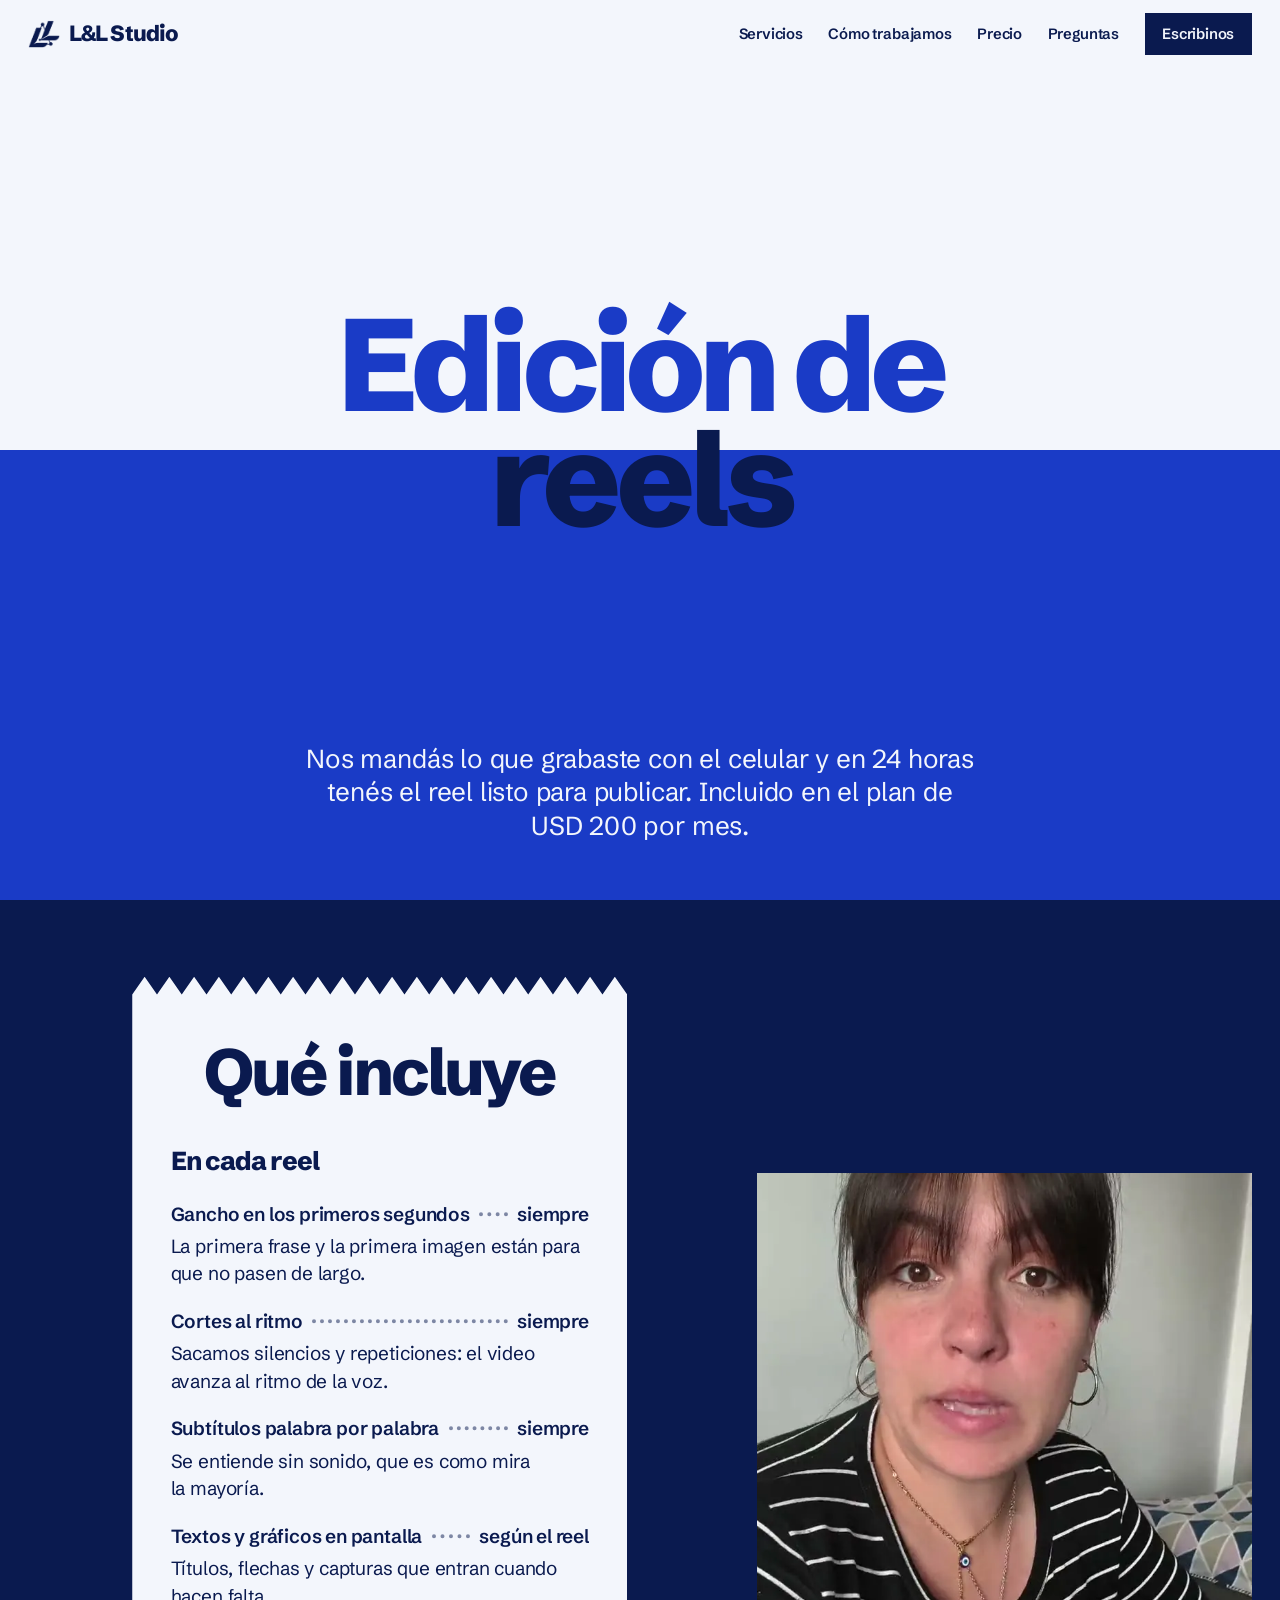
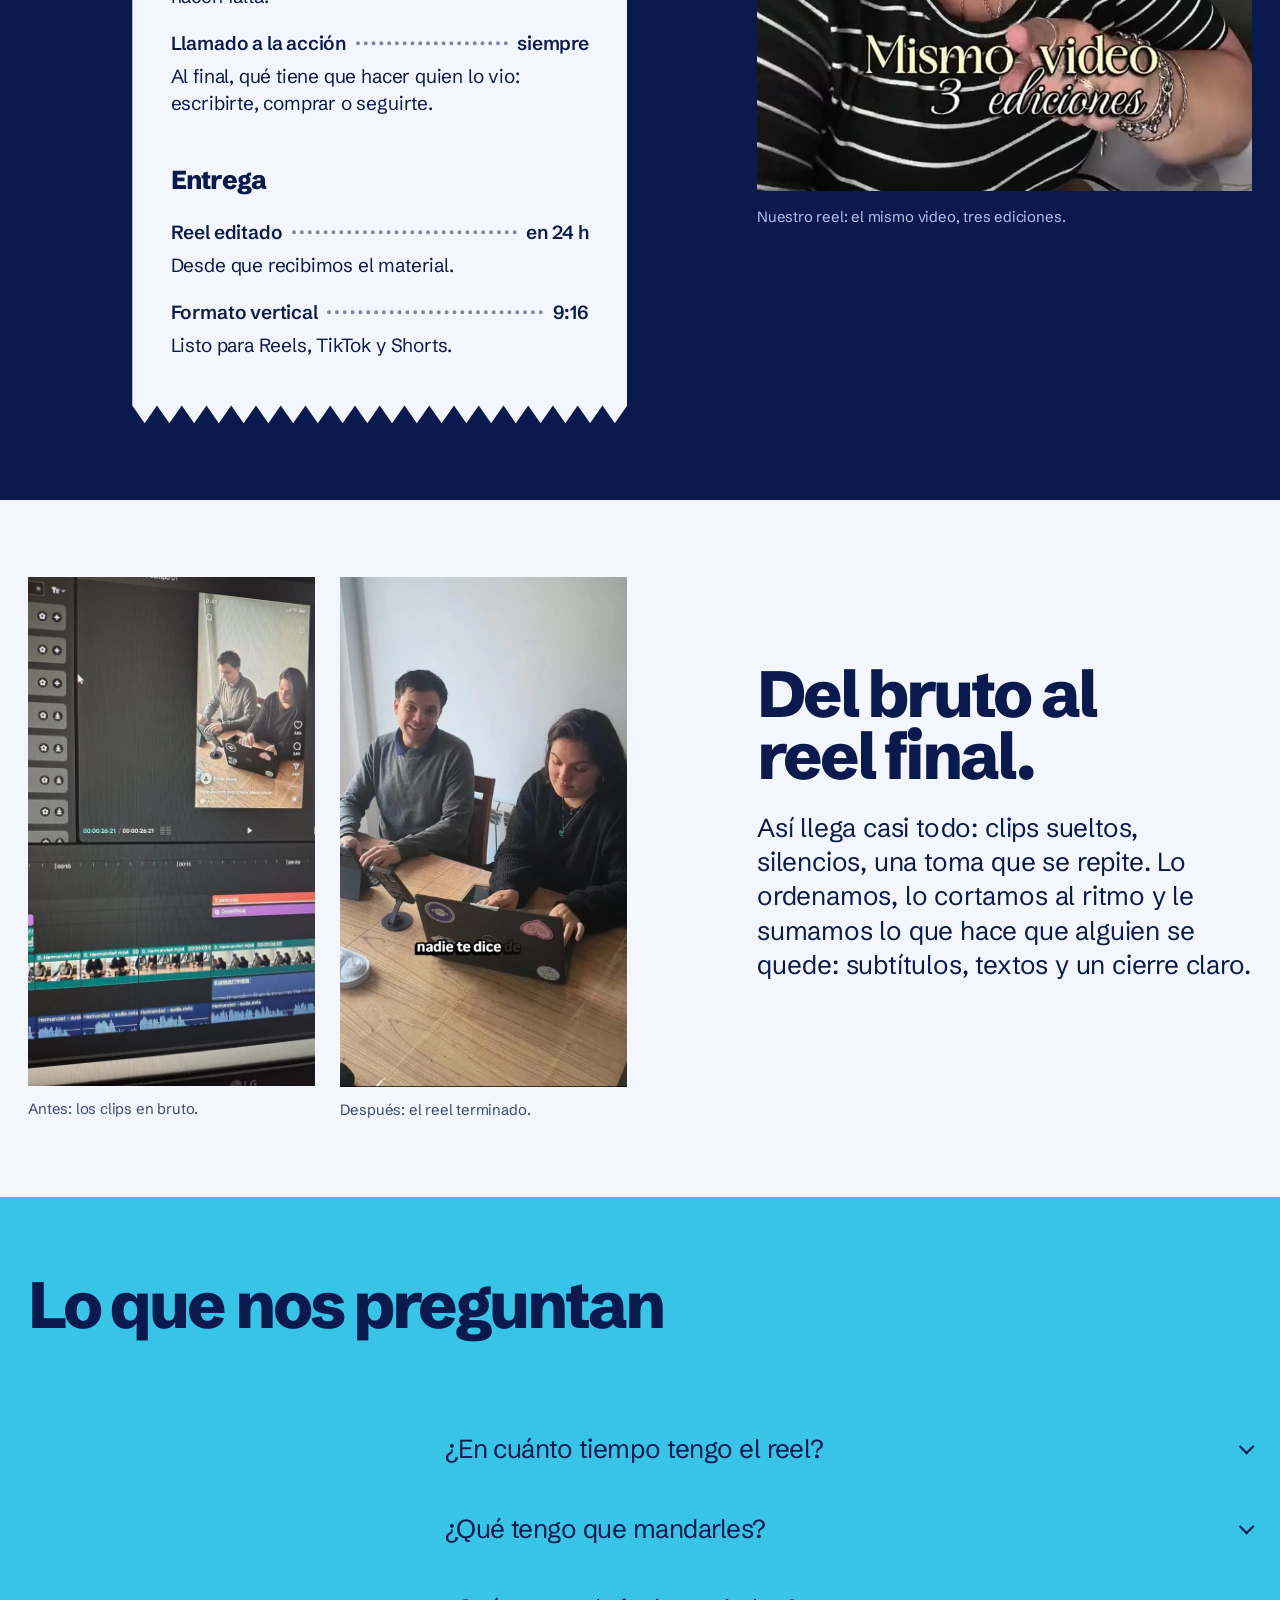
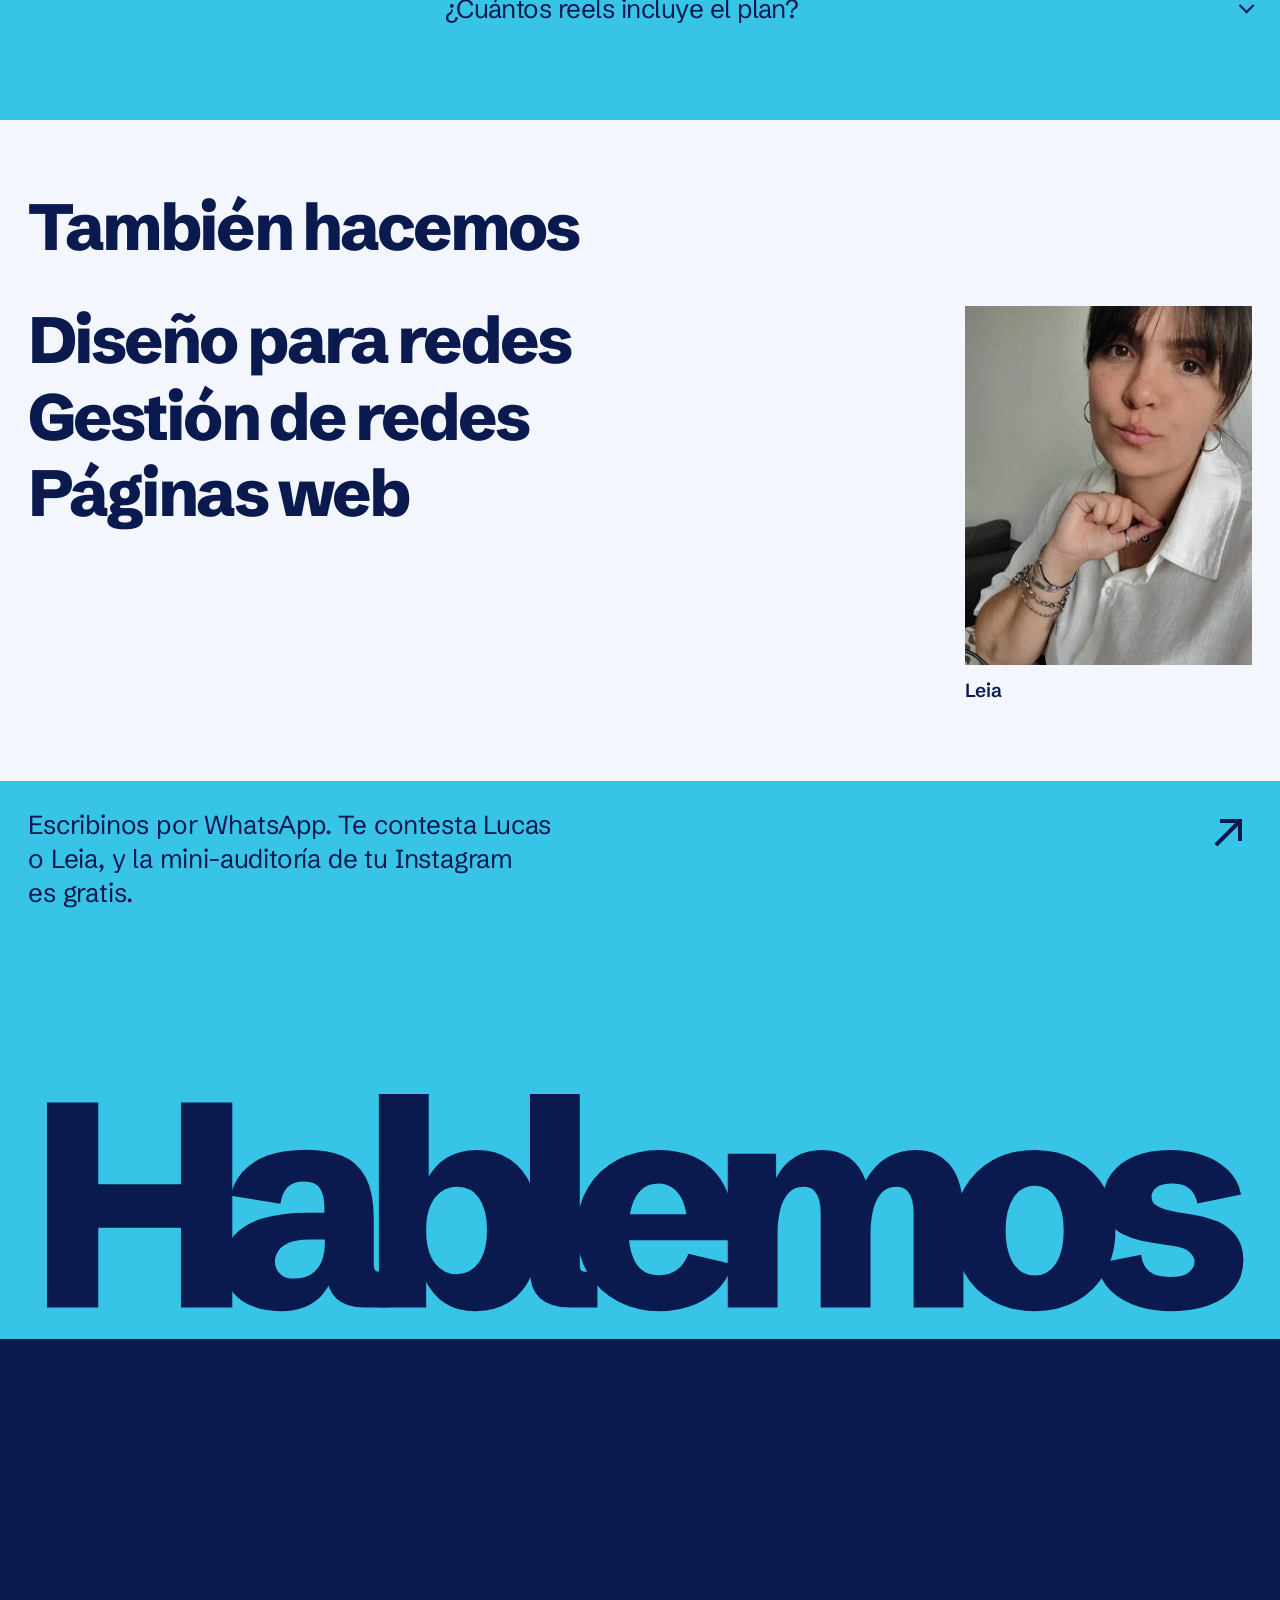
<file: edicion-de-reels/index.html>
<!DOCTYPE html>
<html lang="es-AR" class="no-js">
<head>
<meta charset="UTF-8">
<meta name="viewport" content="width=device-width, initial-scale=1">
<script>document.documentElement.className = 'js'</script>

<title>Edición de reels en 24 horas | L&amp;L Studio, Buenos Aires</title>
<meta name="description" content="Editamos tus reels en 24 horas: cortes al ritmo, subtítulos, textos en pantalla y llamado a la acción. Incluido en el plan de USD 200/mes.">
<link rel="canonical" href="https://l-l-marketing.vercel.app/edicion-de-reels/">
<meta name="robots" content="index, follow, max-image-preview:large">
<meta name="theme-color" content="#0a1a4f">

<meta property="og:type" content="website">
<meta property="og:site_name" content="L&amp;L Studio">
<meta property="og:locale" content="es_AR">
<meta property="og:url" content="https://l-l-marketing.vercel.app/edicion-de-reels/">
<meta property="og:title" content="Edición de reels en 24 horas | L&amp;L Studio, Buenos Aires">
<meta property="og:description" content="Editamos tus reels en 24 horas: cortes al ritmo, subtítulos, textos en pantalla y llamado a la acción. Incluido en el plan de USD 200/mes.">
<meta property="og:image" content="https://l-l-marketing.vercel.app/og-image.jpg">
<meta property="og:image:width" content="1200">
<meta property="og:image:height" content="630">
<meta name="twitter:card" content="summary_large_image">

<link rel="icon" href="../favicon.png" type="image/png">
<link rel="apple-touch-icon" href="../apple-touch-icon.png">

<link rel="preconnect" href="https://fonts.googleapis.com">
<link rel="preconnect" href="https://fonts.gstatic.com" crossorigin>
<link href="https://fonts.googleapis.com/css2?family=Schibsted+Grotesk:wght@400;600;800&display=swap" rel="stylesheet">
<link rel="stylesheet" href="../styles.css">

<script type="application/ld+json">
{
  "@context": "https://schema.org",
  "@graph": [
    {
      "@type": "Service",
      "@id": "https://l-l-marketing.vercel.app/edicion-de-reels/#servicio",
      "name": "Edición de reels",
      "serviceType": "Edición de reels",
      "url": "https://l-l-marketing.vercel.app/edicion-de-reels/",
      "description": "Editamos tus reels en 24 horas: cortes al ritmo, subtítulos, textos en pantalla y llamado a la acción. Incluido en el plan de USD 200/mes.",
      "provider": {
        "@type": "ProfessionalService",
        "@id": "https://l-l-marketing.vercel.app/#studio",
        "name": "L&L Studio",
        "url": "https://l-l-marketing.vercel.app/"
      },
      "areaServed": {
        "@type": "Country",
        "name": "Argentina"
      },
      "offers": {
        "@type": "Offer",
        "price": "200",
        "priceCurrency": "USD",
        "description": "Incluido en el plan mensual de USD 200."
      }
    },
    {
      "@type": "BreadcrumbList",
      "itemListElement": [
        {
          "@type": "ListItem",
          "position": 1,
          "name": "Inicio",
          "item": "https://l-l-marketing.vercel.app/"
        },
        {
          "@type": "ListItem",
          "position": 2,
          "name": "Edición de reels",
          "item": "https://l-l-marketing.vercel.app/edicion-de-reels/"
        }
      ]
    },
    {
      "@type": "FAQPage",
      "mainEntity": [
        {
          "@type": "Question",
          "name": "¿En cuánto tiempo tengo el reel?",
          "acceptedAnswer": {
            "@type": "Answer",
            "text": "24 horas desde que recibimos el material."
          }
        },
        {
          "@type": "Question",
          "name": "¿Qué tengo que mandarles?",
          "acceptedAnswer": {
            "@type": "Answer",
            "text": "Los clips tal como salieron del celular, sin editar. Si podés, grabá en vertical y con buena luz; el resto lo hacemos nosotros."
          }
        },
        {
          "@type": "Question",
          "name": "¿Cuántos reels incluye el plan?",
          "acceptedAnswer": {
            "@type": "Answer",
            "text": "Lo definimos con vos en el calendario del mes, según lo que necesita tu cuenta. Escribinos y te contamos cómo lo armaríamos."
          }
        }
      ]
    }
  ]
}
</script>
</head>
<body>

<header class="bar">
  <a class="brand" href="../" aria-label="L&amp;L Studio, inicio"><span class="brand-mark" aria-hidden="true"></span><span class="brand-text">L&amp;L Studio</span></a>
  <div class="bar-end">
    <nav class="bar-links" aria-label="Principal">
      <a href="../#servicios">Servicios</a>
      <a href="../#como">Cómo trabajamos</a>
      <a href="../#precio">Precio</a>
      <a href="#preguntas">Preguntas</a>
    </nav>
    <details class="menu">
      <summary>Menú</summary>
      <nav aria-label="Principal en el celular">
        <a href="../">Inicio</a>
        <a href="../#servicios">Servicios</a>
        <a href="../#como">Cómo trabajamos</a>
        <a href="../#precio">Precio</a>
        <a href="#preguntas">Preguntas</a>
      </nav>
    </details>
    <a class="button" href="https://wa.me/5491163647233?text=Hola!%20Quiero%20consultar%20por%20la%20edici%C3%B3n%20de%20reels." target="_blank" rel="noopener">Escribinos</a>
  </div>
</header>

<main>

<section class="hero" data-chapter="paper" aria-labelledby="titulo">
  <div class="split">
    <h1 class="display" id="titulo"><span class="split-a">Edición de</span> <span class="split-b">reels</span></h1>
  </div>
  <div class="hero-foot">
    <p>Nos mandás lo que grabaste con el celular y en 24 horas tenés el reel listo para publicar. Incluido en el plan de USD&nbsp;200 por mes.</p>
  </div>
</section>

<section class="menu-section wrap" data-chapter="navy" aria-labelledby="incluye">
  <div class="grid">
    <div class="sheet" data-reveal>
      <h2 class="head" id="incluye">Qué incluye</h2>
      <div class="sheet-group">
        <h3>En cada reel</h3>
        <ul class="sheet-list">
          <li class="sheet-item">
            <div class="sheet-row"><span>Gancho en los primeros segundos</span><span class="value">siempre</span></div>
            <p>La primera frase y la primera imagen están para que no pasen de largo.</p>
          </li>
          <li class="sheet-item">
            <div class="sheet-row"><span>Cortes al ritmo</span><span class="value">siempre</span></div>
            <p>Sacamos silencios y repeticiones: el video avanza al ritmo de la voz.</p>
          </li>
          <li class="sheet-item">
            <div class="sheet-row"><span>Subtítulos palabra por palabra</span><span class="value">siempre</span></div>
            <p>Se entiende sin sonido, que es como mira la mayoría.</p>
          </li>
          <li class="sheet-item">
            <div class="sheet-row"><span>Textos y gráficos en pantalla</span><span class="value">según el reel</span></div>
            <p>Títulos, flechas y capturas que entran cuando hacen falta.</p>
          </li>
          <li class="sheet-item">
            <div class="sheet-row"><span>Llamado a la acción</span><span class="value">siempre</span></div>
            <p>Al final, qué tiene que hacer quien lo vio: escribirte, comprar o seguirte.</p>
          </li>
        </ul>
      </div>
      <div class="sheet-group">
        <h3>Entrega</h3>
        <ul class="sheet-list">
          <li class="sheet-item">
            <div class="sheet-row"><span>Reel editado</span><span class="value">en 24 h</span></div>
            <p>Desde que recibimos el material.</p>
          </li>
          <li class="sheet-item">
            <div class="sheet-row"><span>Formato vertical</span><span class="value">9:16</span></div>
            <p>Listo para Reels, TikTok y Shorts.</p>
          </li>
        </ul>
      </div>
    </div>
    <figure class="menu-photo" data-reveal style="--i:2">
      <video data-loop autoplay loop muted playsinline preload="none" width="720" height="1280" poster="../media/reel-ediciones.webp" aria-label="Reel de Leia: el mismo video con tres ediciones distintas"><source src="../media/reel-ediciones.mp4" type="video/mp4"></video>
      <figcaption class="small">Nuestro reel: el mismo video, tres ediciones.</figcaption>
    </figure>
  </div>
</section>

<section class="proof wrap" data-chapter="paper" aria-labelledby="prueba">
  <div class="grid proof-grid">
    <div class="proof-media">
      <figure data-reveal>
        <img src="../img/antes.webp" alt="Captura del editor con los clips desordenados en la línea de tiempo" width="800" height="1066" loading="lazy">
        <figcaption>Antes: los clips en bruto.</figcaption>
      </figure>
      <figure data-reveal style="--i:1">
        <img src="../img/despues.webp" alt="El reel terminado en formato celular, con el texto en pantalla" width="800" height="1423" loading="lazy">
        <figcaption>Después: el reel terminado.</figcaption>
      </figure>
    </div>
    <div class="proof-copy">
      <h2 class="head" id="prueba" data-reveal>Del bruto al reel final.</h2>
      <p data-reveal style="--i:1">Así llega casi todo: clips sueltos, silencios, una toma que se repite. Lo ordenamos, lo cortamos al ritmo y le sumamos lo que hace que alguien se quede: subtítulos, textos y un cierre claro.</p>
      <a class="link-plain" href="../#ediciones" data-reveal style="--i:2">Mirá la misma toma editada tres veces</a>
    </div>
  </div>
</section>

<section class="faq wrap" id="preguntas" data-chapter="cyan" aria-labelledby="dudas">
  <div class="grid">
    <h2 class="head" id="dudas" data-reveal>Lo que nos preguntan</h2>
    <div class="faq-list" data-reveal style="--i:1">
      <details>
        <summary>¿En cuánto tiempo tengo el reel?</summary>
        <p>24 horas desde que recibimos el material.</p>
      </details>
      <details>
        <summary>¿Qué tengo que mandarles?</summary>
        <p>Los clips tal como salieron del celular, sin editar. Si podés, grabá en vertical y con buena luz; el resto lo hacemos nosotros.</p>
      </details>
      <details>
        <summary>¿Cuántos reels incluye el plan?</summary>
        <p>Lo definimos con vos en el calendario del mes, según lo que necesita tu cuenta. Escribinos y te contamos cómo lo armaríamos.</p>
      </details>
    </div>
  </div>
</section>

<section class="others wrap" data-chapter="paper" aria-labelledby="otros">
  <div class="grid">
    <h2 class="head" id="otros" data-reveal>También hacemos</h2>
    <ul data-reveal style="--i:1">
      <li><a href="../diseno-para-redes/">Diseño para redes</a></li>
      <li><a href="../gestion-de-redes/">Gestión de redes</a></li>
      <li><a href="../paginas-web/">Páginas web</a></li>
    </ul>
    <figure class="others-face" data-reveal style="--i:2">
      <img src="../img/leia-retrato.webp" alt="Leia en la mesa de trabajo, con camisa blanca" width="610" height="1084" loading="lazy">
      <figcaption>Leia</figcaption>
    </figure>
  </div>
</section>

<a class="cta" data-chapter="cyan" href="https://wa.me/5491163647233?text=Hola!%20Quiero%20consultar%20por%20la%20edici%C3%B3n%20de%20reels." target="_blank" rel="noopener">
  <p class="cta-note">Escribinos por WhatsApp. Te contesta Lucas o Leia, y la mini-auditoría de tu Instagram es gratis.</p>
  <svg class="cta-arrow" viewBox="0 0 48 48" fill="none" stroke="currentColor" stroke-width="4" aria-hidden="true"><path d="M12 36 36 12M16 12h20v20"/></svg>
  <h2 class="cta-word"><svg viewBox="0 0 1000 182" role="img" aria-label="Hablemos"><text x="0" y="176" textLength="1000" lengthAdjust="spacing" font-family="Schibsted Grotesk, sans-serif" font-weight="800" font-size="238">Hablemos</text></svg></h2>
</a>

</main>

<footer class="foot" data-chapter="navy">
  <div class="foot-cols">
    <div>
      <h2>Contacto</h2>
      <ul>
        <li><a href="https://wa.me/5491163647233" target="_blank" rel="noopener">WhatsApp +54 9 11 6364-7233</a></li>
        <li><a href="mailto:lmarketingl2511@gmail.com">lmarketingl2511@gmail.com</a></li>
      </ul>
    </div>
    <div>
      <h2>Servicios</h2>
      <ul>
        <li><a href="../edicion-de-reels/" aria-current="page">Edición de reels</a></li>
        <li><a href="../diseno-para-redes/">Diseño para redes</a></li>
        <li><a href="../gestion-de-redes/">Gestión de redes</a></li>
        <li><a href="../paginas-web/">Páginas web</a></li>
      </ul>
    </div>
    <div>
      <h2>Redes</h2>
      <ul>
        <li><a href="https://www.instagram.com/l_lmarketing/" target="_blank" rel="noopener">Instagram @l_lmarketing</a></li>
      </ul>
    </div>
    <div>
      <h2>Dónde</h2>
      <ul>
        <li>Buenos Aires, Argentina</li>
        <li>Reels editados en 24 horas</li>
      </ul>
    </div>
  </div>
  <svg class="foot-mark" viewBox="0 0 1000 166" role="img" aria-label="L&amp;L Studio"><text x="0" y="160" textLength="1000" lengthAdjust="spacing" font-family="Schibsted Grotesk, sans-serif" font-weight="800" font-size="220">L&amp;L Studio</text></svg>
  <div class="foot-legal"><span>© 2026 L&amp;L Studio</span><span><a class="link" href="../">Inicio</a></span></div>
</footer>

<script src="../site.js" defer></script>
</body>
</html>
</file>
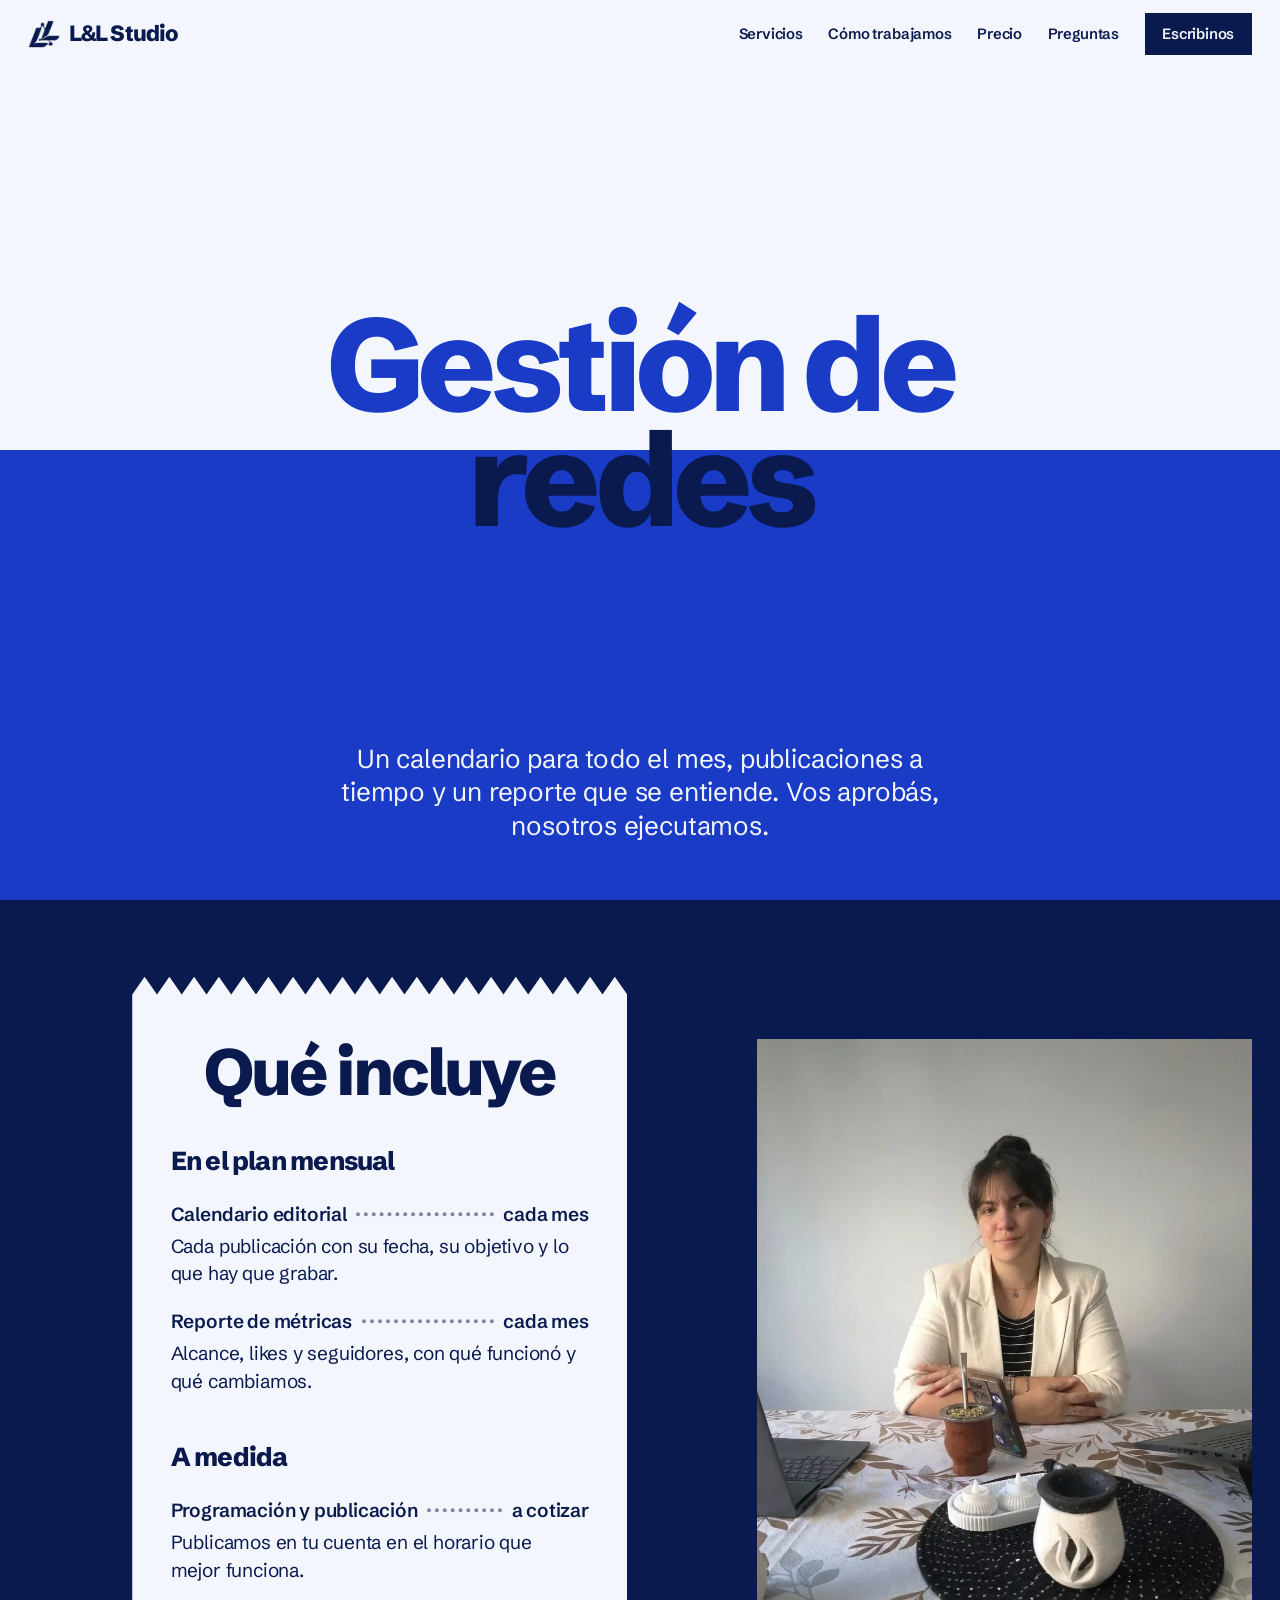
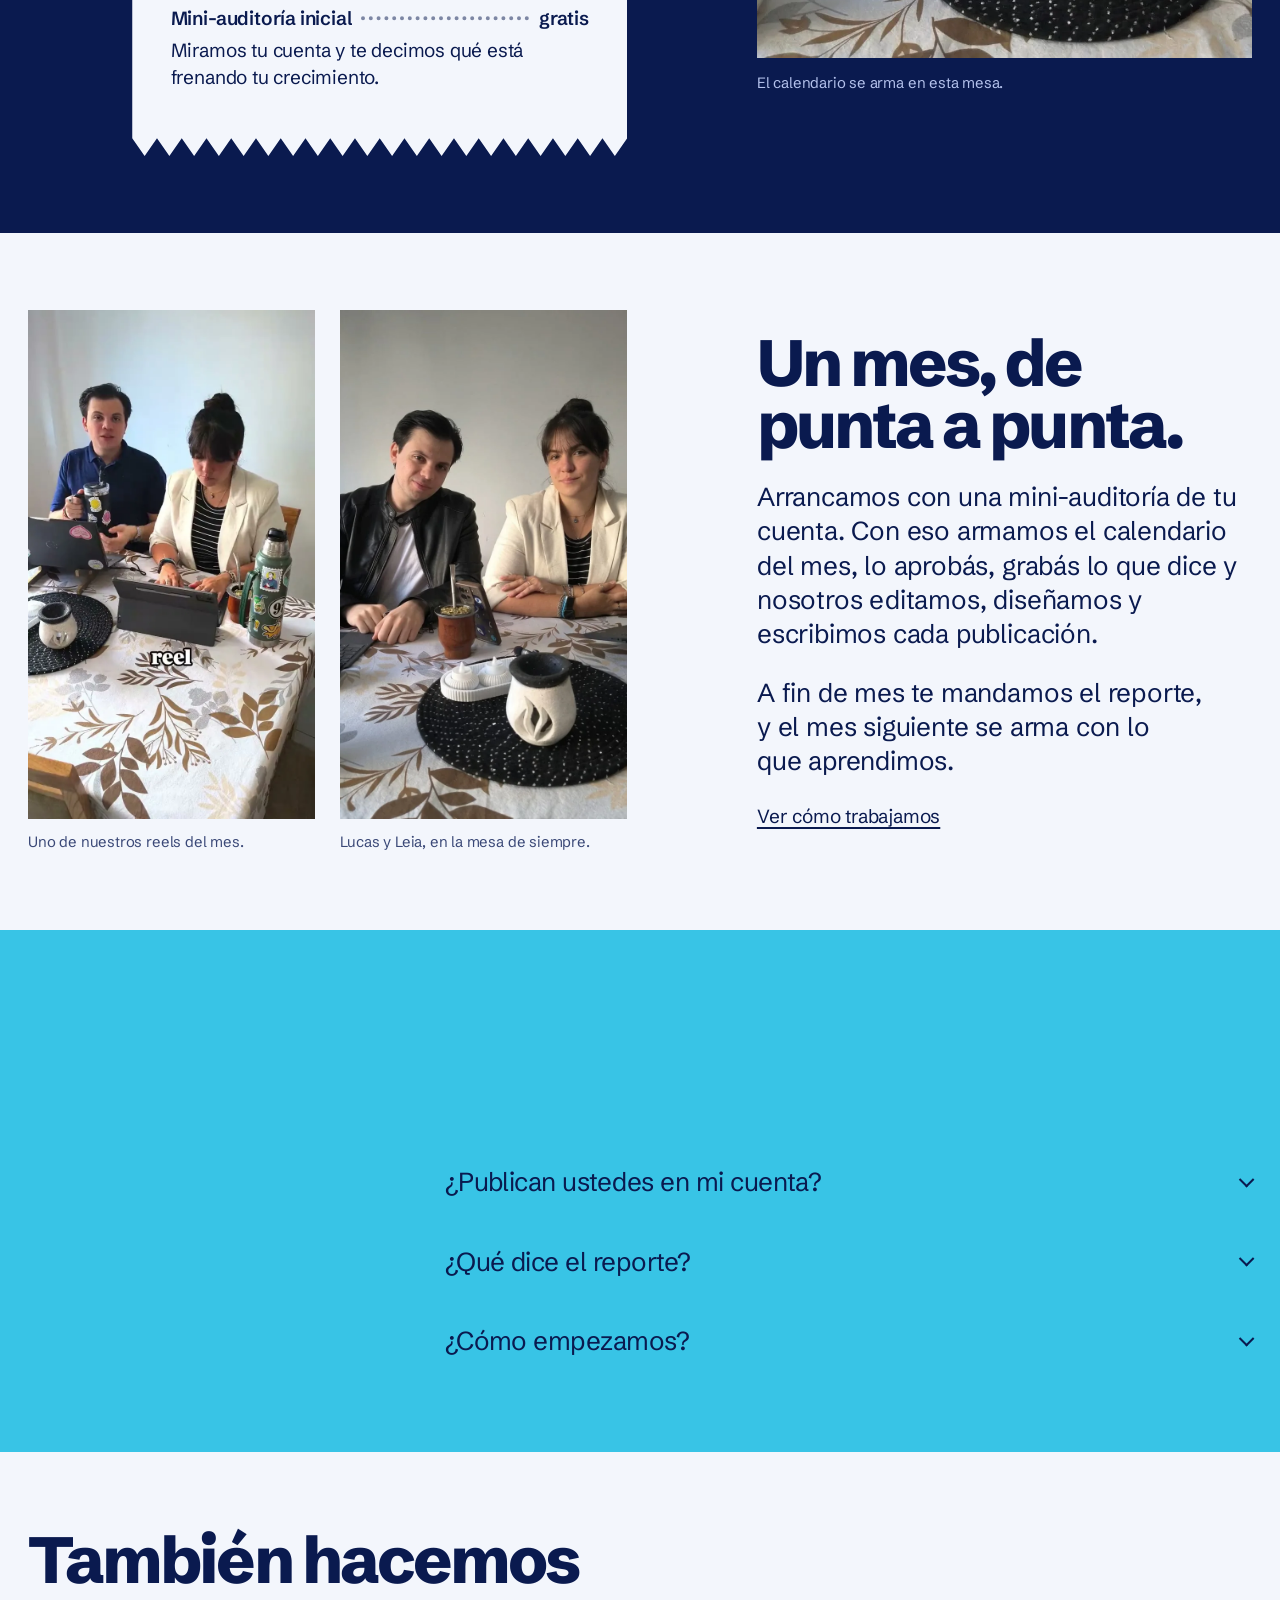
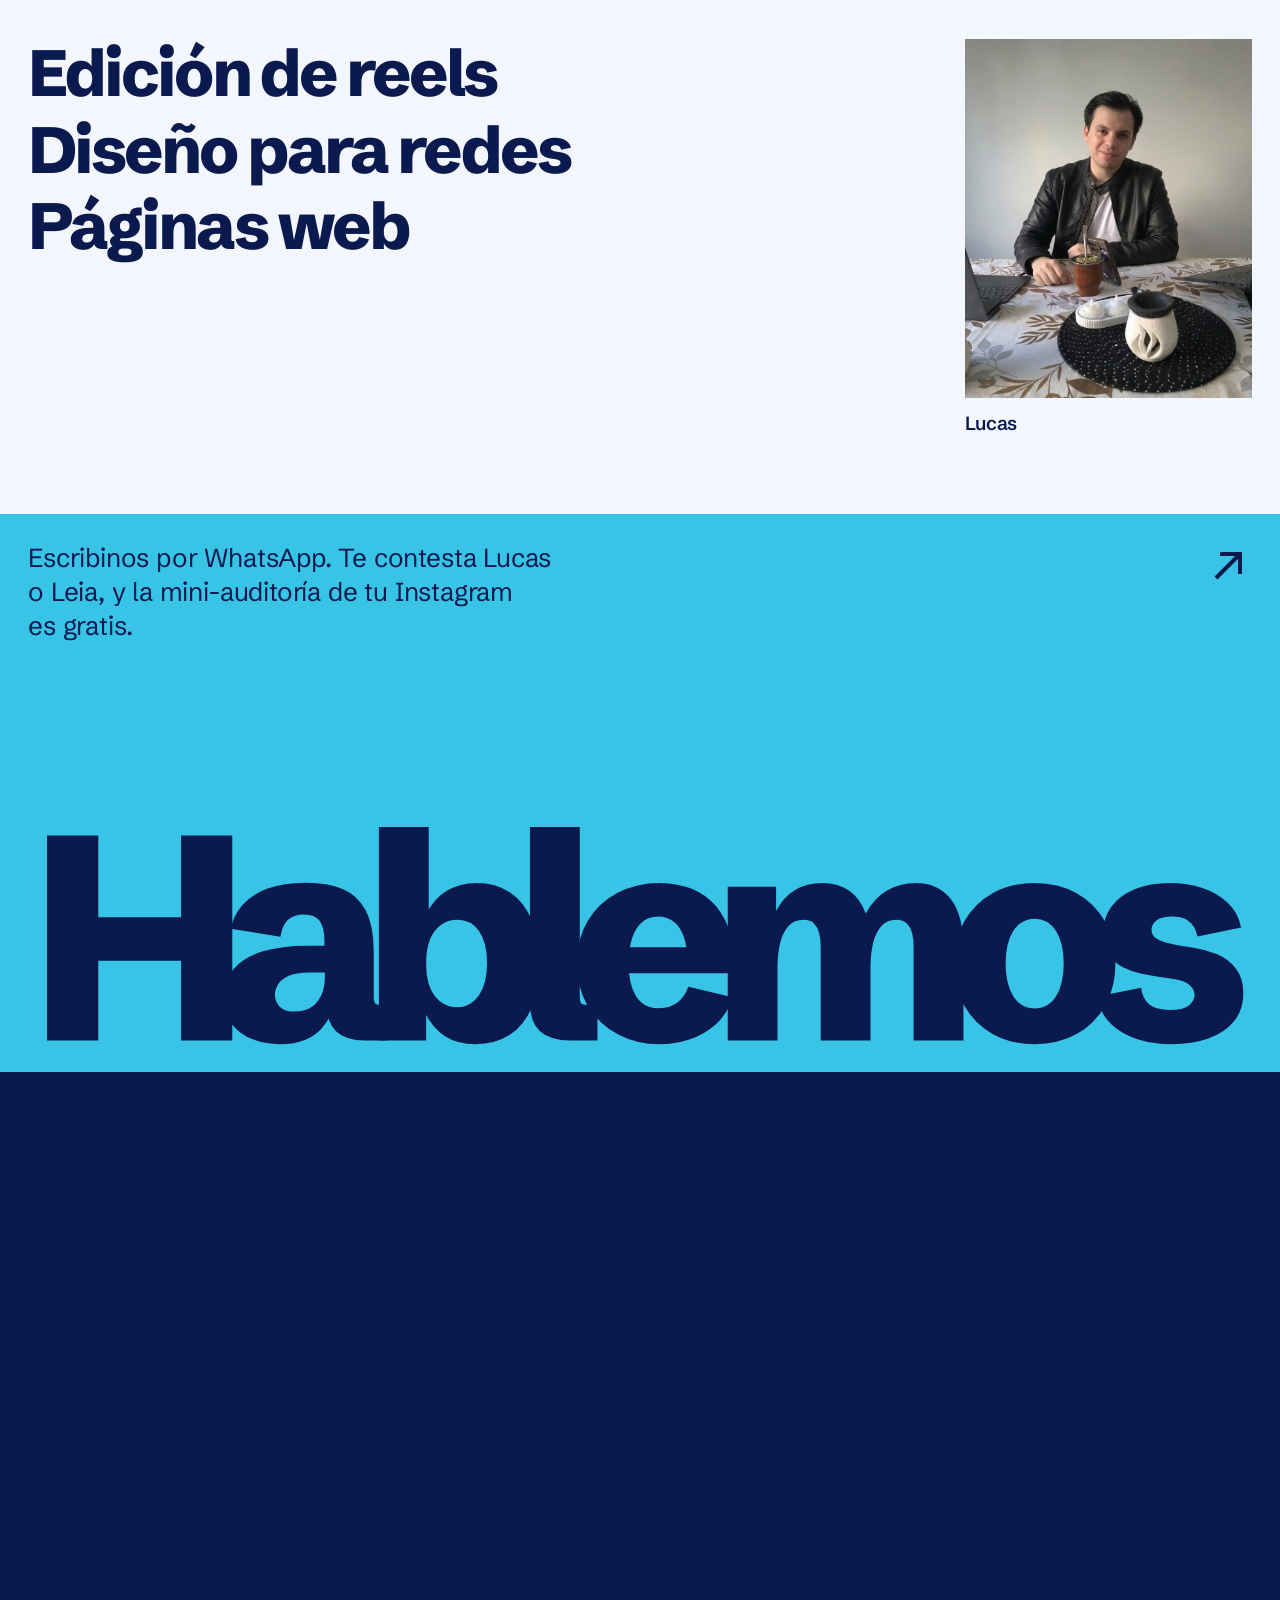
<file: gestion-de-redes/index.html>
<!DOCTYPE html>
<html lang="es-AR" class="no-js">
<head>
<meta charset="UTF-8">
<meta name="viewport" content="width=device-width, initial-scale=1">
<script>document.documentElement.className = 'js'</script>

<title>Gestión de redes sociales en Buenos Aires | L&amp;L Studio</title>
<meta name="description" content="Calendario editorial, publicación en el mejor horario y un reporte de métricas que se entiende. Gestión de redes desde USD 200/mes.">
<link rel="canonical" href="https://l-l-marketing.vercel.app/gestion-de-redes/">
<meta name="robots" content="index, follow, max-image-preview:large">
<meta name="theme-color" content="#0a1a4f">

<meta property="og:type" content="website">
<meta property="og:site_name" content="L&amp;L Studio">
<meta property="og:locale" content="es_AR">
<meta property="og:url" content="https://l-l-marketing.vercel.app/gestion-de-redes/">
<meta property="og:title" content="Gestión de redes sociales en Buenos Aires | L&amp;L Studio">
<meta property="og:description" content="Calendario editorial, publicación en el mejor horario y un reporte de métricas que se entiende. Gestión de redes desde USD 200/mes.">
<meta property="og:image" content="https://l-l-marketing.vercel.app/og-image.jpg">
<meta property="og:image:width" content="1200">
<meta property="og:image:height" content="630">
<meta name="twitter:card" content="summary_large_image">

<link rel="icon" href="../favicon.png" type="image/png">
<link rel="apple-touch-icon" href="../apple-touch-icon.png">

<link rel="preconnect" href="https://fonts.googleapis.com">
<link rel="preconnect" href="https://fonts.gstatic.com" crossorigin>
<link href="https://fonts.googleapis.com/css2?family=Schibsted+Grotesk:wght@400;600;800&display=swap" rel="stylesheet">
<link rel="stylesheet" href="../styles.css">

<script type="application/ld+json">
{
  "@context": "https://schema.org",
  "@graph": [
    {
      "@type": "Service",
      "@id": "https://l-l-marketing.vercel.app/gestion-de-redes/#servicio",
      "name": "Gestión de redes",
      "serviceType": "Gestión de redes",
      "url": "https://l-l-marketing.vercel.app/gestion-de-redes/",
      "description": "Calendario editorial, publicación en el mejor horario y un reporte de métricas que se entiende. Gestión de redes desde USD 200/mes.",
      "provider": {
        "@type": "ProfessionalService",
        "@id": "https://l-l-marketing.vercel.app/#studio",
        "name": "L&L Studio",
        "url": "https://l-l-marketing.vercel.app/"
      },
      "areaServed": {
        "@type": "Country",
        "name": "Argentina"
      },
      "offers": {
        "@type": "Offer",
        "price": "200",
        "priceCurrency": "USD",
        "description": "Calendario y reporte incluidos en el plan mensual de USD 200; la publicación se cotiza aparte."
      }
    },
    {
      "@type": "BreadcrumbList",
      "itemListElement": [
        {
          "@type": "ListItem",
          "position": 1,
          "name": "Inicio",
          "item": "https://l-l-marketing.vercel.app/"
        },
        {
          "@type": "ListItem",
          "position": 2,
          "name": "Gestión de redes",
          "item": "https://l-l-marketing.vercel.app/gestion-de-redes/"
        }
      ]
    },
    {
      "@type": "FAQPage",
      "mainEntity": [
        {
          "@type": "Question",
          "name": "¿Publican ustedes en mi cuenta?",
          "acceptedAnswer": {
            "@type": "Answer",
            "text": "Si querés, sí. La programación y publicación se suma al plan y se cotiza según cuánto publiques."
          }
        },
        {
          "@type": "Question",
          "name": "¿Qué dice el reporte?",
          "acceptedAnswer": {
            "@type": "Answer",
            "text": "Alcance, likes y seguidores del mes, explicados en simple: qué funcionó, qué no y qué cambiamos el mes siguiente."
          }
        },
        {
          "@type": "Question",
          "name": "¿Cómo empezamos?",
          "acceptedAnswer": {
            "@type": "Answer",
            "text": "Escribinos por WhatsApp. Miramos tu Instagram y te devolvemos una mini-auditoría gratis."
          }
        }
      ]
    }
  ]
}
</script>
</head>
<body>

<header class="bar">
  <a class="brand" href="../" aria-label="L&amp;L Studio, inicio"><span class="brand-mark" aria-hidden="true"></span><span class="brand-text">L&amp;L Studio</span></a>
  <div class="bar-end">
    <nav class="bar-links" aria-label="Principal">
      <a href="../#servicios">Servicios</a>
      <a href="../#como">Cómo trabajamos</a>
      <a href="../#precio">Precio</a>
      <a href="#preguntas">Preguntas</a>
    </nav>
    <details class="menu">
      <summary>Menú</summary>
      <nav aria-label="Principal en el celular">
        <a href="../">Inicio</a>
        <a href="../#servicios">Servicios</a>
        <a href="../#como">Cómo trabajamos</a>
        <a href="../#precio">Precio</a>
        <a href="#preguntas">Preguntas</a>
      </nav>
    </details>
    <a class="button" href="https://wa.me/5491163647233?text=Hola!%20Quiero%20consultar%20por%20la%20gesti%C3%B3n%20de%20redes." target="_blank" rel="noopener">Escribinos</a>
  </div>
</header>

<main>

<section class="hero" data-chapter="paper" aria-labelledby="titulo">
  <div class="split">
    <h1 class="display" id="titulo"><span class="split-a">Gestión de</span> <span class="split-b">redes</span></h1>
  </div>
  <div class="hero-foot">
    <p>Un calendario para todo el mes, publicaciones a tiempo y un reporte que se entiende. Vos aprobás, nosotros ejecutamos.</p>
  </div>
</section>

<section class="menu-section wrap" data-chapter="navy" aria-labelledby="incluye">
  <div class="grid">
    <div class="sheet" data-reveal>
      <h2 class="head" id="incluye">Qué incluye</h2>
      <div class="sheet-group">
        <h3>En el plan mensual</h3>
        <ul class="sheet-list">
          <li class="sheet-item">
            <div class="sheet-row"><span>Calendario editorial</span><span class="value">cada mes</span></div>
            <p>Cada publicación con su fecha, su objetivo y lo que hay que grabar.</p>
          </li>
          <li class="sheet-item">
            <div class="sheet-row"><span>Reporte de métricas</span><span class="value">cada mes</span></div>
            <p>Alcance, likes y seguidores, con qué funcionó y qué cambiamos.</p>
          </li>
        </ul>
      </div>
      <div class="sheet-group">
        <h3>A medida</h3>
        <ul class="sheet-list">
          <li class="sheet-item">
            <div class="sheet-row"><span>Programación y publicación</span><span class="value">a cotizar</span></div>
            <p>Publicamos en tu cuenta en el horario que mejor funciona.</p>
          </li>
          <li class="sheet-item">
            <div class="sheet-row"><span>Mini-auditoría inicial</span><span class="value">gratis</span></div>
            <p>Miramos tu cuenta y te decimos qué está frenando tu crecimiento.</p>
          </li>
        </ul>
      </div>
    </div>
    <figure class="menu-photo" data-reveal style="--i:2">
      <img src="../img/leia-mesa.webp" alt="Leia sentada en la mesa de trabajo, con el mate" width="896" height="1200" loading="lazy">
      <figcaption class="small">El calendario se arma en esta mesa.</figcaption>
    </figure>
  </div>
</section>

<section class="proof wrap" data-chapter="paper" aria-labelledby="prueba">
  <div class="grid proof-grid">
    <div class="proof-media">
      <figure data-reveal>
        <video data-loop autoplay loop muted playsinline preload="none" width="720" height="1280" poster="../media/reel-problema.webp" aria-label="Reel de Lucas y Leia: arrancá con el problema">
          <source src="../media/reel-problema.mp4" type="video/mp4">
        </video>
        <figcaption>Uno de nuestros reels del mes.</figcaption>
      </figure>
      <figure data-reveal style="--i:1">
        <img src="../img/equipo-mesa.webp" alt="Lucas y Leia sentados en la mesa de trabajo, con el mate y las notebooks" width="896" height="1200" loading="lazy">
        <figcaption>Lucas y Leia, en la mesa de siempre.</figcaption>
      </figure>
    </div>
    <div class="proof-copy">
      <h2 class="head" id="prueba" data-reveal>Un mes, de punta a punta.</h2>
      <p data-reveal style="--i:1">Arrancamos con una mini-auditoría de tu cuenta. Con eso armamos el calendario del mes, lo aprobás, grabás lo que dice y nosotros editamos, diseñamos y escribimos cada publicación.</p>
      <p data-reveal style="--i:2">A fin de mes te mandamos el reporte, y el mes siguiente se arma con lo que aprendimos.</p>
      <a class="link-plain" href="../#como" data-reveal style="--i:3">Ver cómo trabajamos</a>
    </div>
  </div>
</section>

<section class="faq wrap" id="preguntas" data-chapter="cyan" aria-labelledby="dudas">
  <div class="grid">
    <h2 class="head" id="dudas" data-reveal>Lo que nos preguntan</h2>
    <div class="faq-list" data-reveal style="--i:1">
      <details>
        <summary>¿Publican ustedes en mi cuenta?</summary>
        <p>Si querés, sí. La programación y publicación se suma al plan y se cotiza según cuánto publiques.</p>
      </details>
      <details>
        <summary>¿Qué dice el reporte?</summary>
        <p>Alcance, likes y seguidores del mes, explicados en simple: qué funcionó, qué no y qué cambiamos el mes siguiente.</p>
      </details>
      <details>
        <summary>¿Cómo empezamos?</summary>
        <p>Escribinos por WhatsApp. Miramos tu Instagram y te devolvemos una mini-auditoría gratis.</p>
      </details>
    </div>
  </div>
</section>

<section class="others wrap" data-chapter="paper" aria-labelledby="otros">
  <div class="grid">
    <h2 class="head" id="otros" data-reveal>También hacemos</h2>
    <ul data-reveal style="--i:1">
      <li><a href="../edicion-de-reels/">Edición de reels</a></li>
      <li><a href="../diseno-para-redes/">Diseño para redes</a></li>
      <li><a href="../paginas-web/">Páginas web</a></li>
    </ul>
    <figure class="others-face" data-reveal style="--i:2">
      <img src="../img/lucas-mesa.webp" alt="Lucas sentado en la mesa de trabajo, con el mate" width="896" height="1200" loading="lazy">
      <figcaption>Lucas</figcaption>
    </figure>
  </div>
</section>

<a class="cta" data-chapter="cyan" href="https://wa.me/5491163647233?text=Hola!%20Quiero%20consultar%20por%20la%20gesti%C3%B3n%20de%20redes." target="_blank" rel="noopener">
  <p class="cta-note">Escribinos por WhatsApp. Te contesta Lucas o Leia, y la mini-auditoría de tu Instagram es gratis.</p>
  <svg class="cta-arrow" viewBox="0 0 48 48" fill="none" stroke="currentColor" stroke-width="4" aria-hidden="true"><path d="M12 36 36 12M16 12h20v20"/></svg>
  <h2 class="cta-word"><svg viewBox="0 0 1000 182" role="img" aria-label="Hablemos"><text x="0" y="176" textLength="1000" lengthAdjust="spacing" font-family="Schibsted Grotesk, sans-serif" font-weight="800" font-size="238">Hablemos</text></svg></h2>
</a>

</main>

<footer class="foot" data-chapter="navy">
  <div class="foot-cols">
    <div>
      <h2>Contacto</h2>
      <ul>
        <li><a href="https://wa.me/5491163647233" target="_blank" rel="noopener">WhatsApp +54 9 11 6364-7233</a></li>
        <li><a href="mailto:lmarketingl2511@gmail.com">lmarketingl2511@gmail.com</a></li>
      </ul>
    </div>
    <div>
      <h2>Servicios</h2>
      <ul>
        <li><a href="../edicion-de-reels/">Edición de reels</a></li>
        <li><a href="../diseno-para-redes/">Diseño para redes</a></li>
        <li><a href="../gestion-de-redes/" aria-current="page">Gestión de redes</a></li>
        <li><a href="../paginas-web/">Páginas web</a></li>
      </ul>
    </div>
    <div>
      <h2>Redes</h2>
      <ul>
        <li><a href="https://www.instagram.com/l_lmarketing/" target="_blank" rel="noopener">Instagram @l_lmarketing</a></li>
      </ul>
    </div>
    <div>
      <h2>Dónde</h2>
      <ul>
        <li>Buenos Aires, Argentina</li>
        <li>Reels editados en 24 horas</li>
      </ul>
    </div>
  </div>
  <svg class="foot-mark" viewBox="0 0 1000 166" role="img" aria-label="L&amp;L Studio"><text x="0" y="160" textLength="1000" lengthAdjust="spacing" font-family="Schibsted Grotesk, sans-serif" font-weight="800" font-size="220">L&amp;L Studio</text></svg>
  <div class="foot-legal"><span>© 2026 L&amp;L Studio</span><span><a class="link" href="../">Inicio</a></span></div>
</footer>

<script src="../site.js" defer></script>
</body>
</html>
</file>
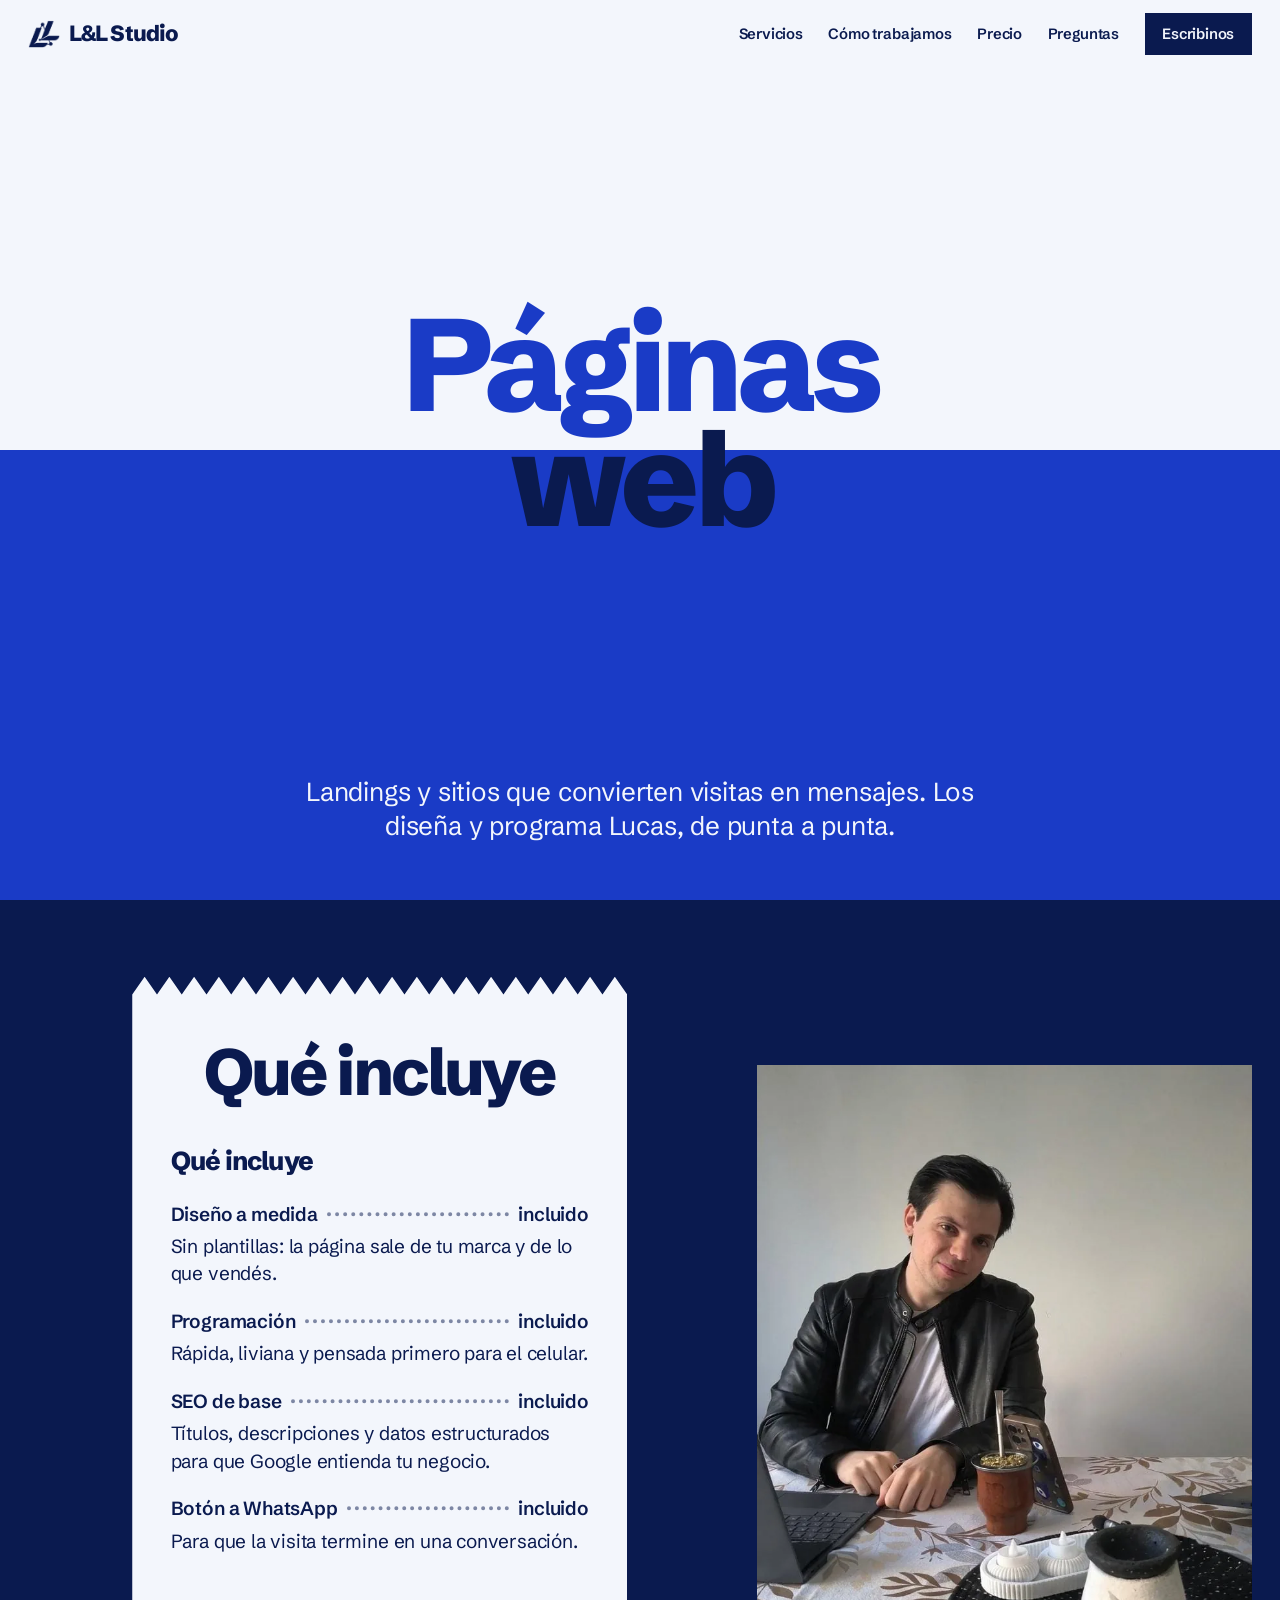
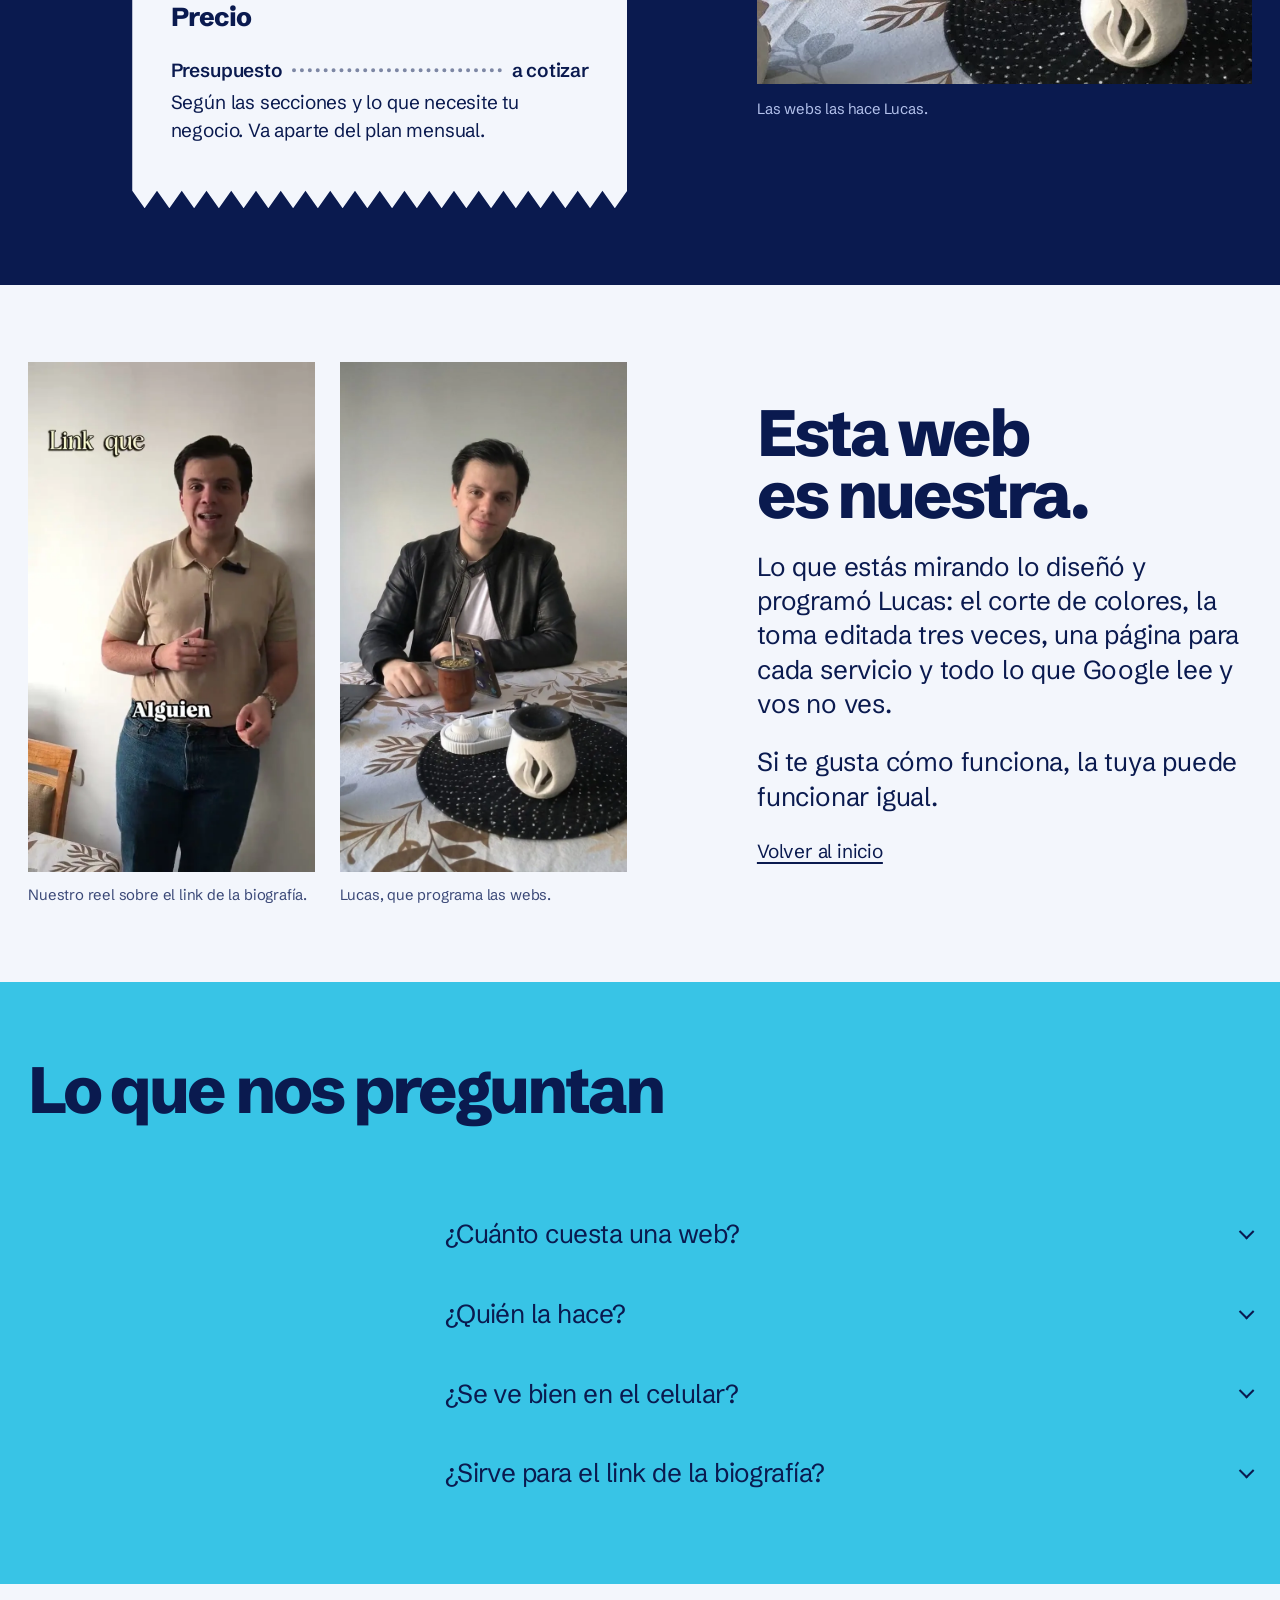
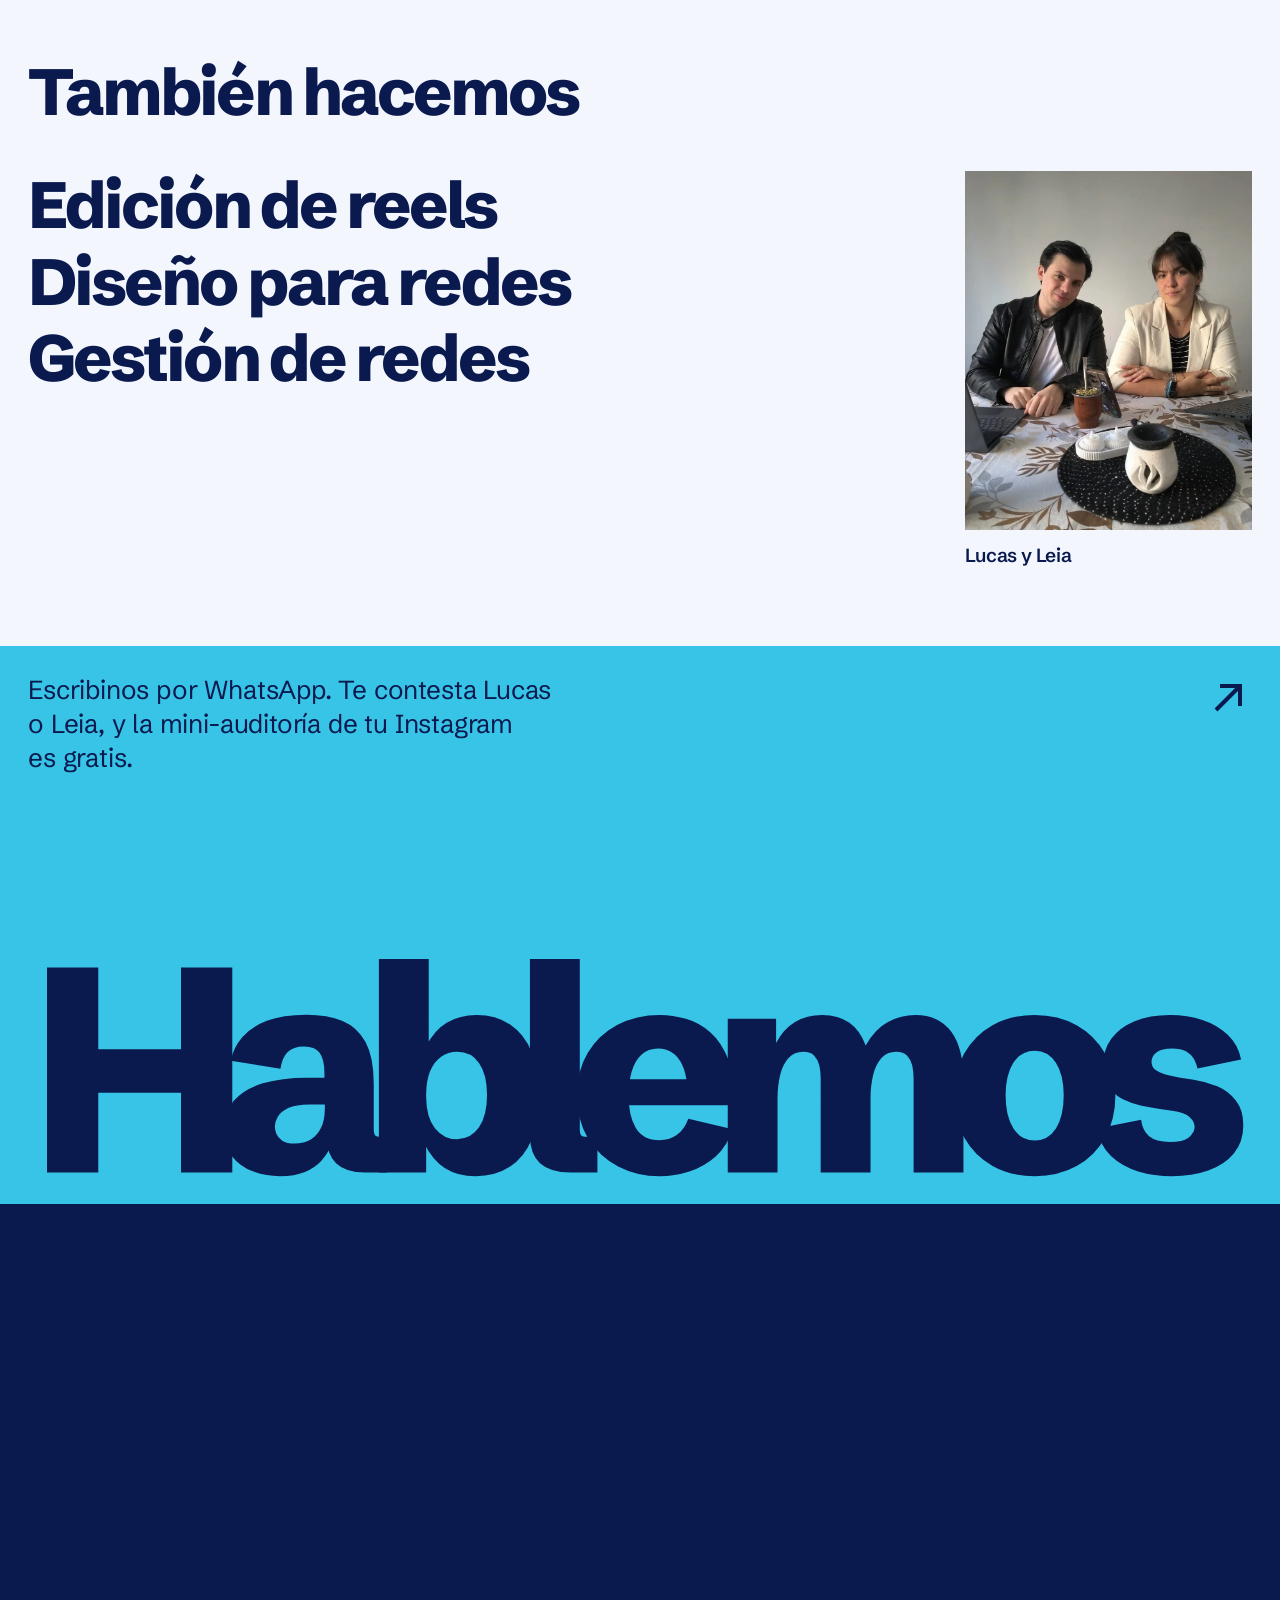
<file: paginas-web/index.html>
<!DOCTYPE html>
<html lang="es-AR" class="no-js">
<head>
<meta charset="UTF-8">
<meta name="viewport" content="width=device-width, initial-scale=1">
<script>document.documentElement.className = 'js'</script>

<title>Diseño de páginas web y landing pages | L&amp;L Studio</title>
<meta name="description" content="Landings y sitios a medida que convierten visitas en mensajes, con SEO de base y botón a WhatsApp. Diseñados y programados por Lucas.">
<link rel="canonical" href="https://l-l-marketing.vercel.app/paginas-web/">
<meta name="robots" content="index, follow, max-image-preview:large">
<meta name="theme-color" content="#0a1a4f">

<meta property="og:type" content="website">
<meta property="og:site_name" content="L&amp;L Studio">
<meta property="og:locale" content="es_AR">
<meta property="og:url" content="https://l-l-marketing.vercel.app/paginas-web/">
<meta property="og:title" content="Diseño de páginas web y landing pages | L&amp;L Studio">
<meta property="og:description" content="Landings y sitios a medida que convierten visitas en mensajes, con SEO de base y botón a WhatsApp. Diseñados y programados por Lucas.">
<meta property="og:image" content="https://l-l-marketing.vercel.app/og-image.jpg">
<meta property="og:image:width" content="1200">
<meta property="og:image:height" content="630">
<meta name="twitter:card" content="summary_large_image">

<link rel="icon" href="../favicon.png" type="image/png">
<link rel="apple-touch-icon" href="../apple-touch-icon.png">

<link rel="preconnect" href="https://fonts.googleapis.com">
<link rel="preconnect" href="https://fonts.gstatic.com" crossorigin>
<link href="https://fonts.googleapis.com/css2?family=Schibsted+Grotesk:wght@400;600;800&display=swap" rel="stylesheet">
<link rel="stylesheet" href="../styles.css">

<script type="application/ld+json">
{
  "@context": "https://schema.org",
  "@graph": [
    {
      "@type": "Service",
      "@id": "https://l-l-marketing.vercel.app/paginas-web/#servicio",
      "name": "Páginas web",
      "serviceType": "Páginas web",
      "url": "https://l-l-marketing.vercel.app/paginas-web/",
      "description": "Landings y sitios a medida que convierten visitas en mensajes, con SEO de base y botón a WhatsApp. Diseñados y programados por Lucas.",
      "provider": {
        "@type": "ProfessionalService",
        "@id": "https://l-l-marketing.vercel.app/#studio",
        "name": "L&L Studio",
        "url": "https://l-l-marketing.vercel.app/"
      },
      "areaServed": {
        "@type": "Country",
        "name": "Argentina"
      }
    },
    {
      "@type": "BreadcrumbList",
      "itemListElement": [
        {
          "@type": "ListItem",
          "position": 1,
          "name": "Inicio",
          "item": "https://l-l-marketing.vercel.app/"
        },
        {
          "@type": "ListItem",
          "position": 2,
          "name": "Páginas web",
          "item": "https://l-l-marketing.vercel.app/paginas-web/"
        }
      ]
    },
    {
      "@type": "FAQPage",
      "mainEntity": [
        {
          "@type": "Question",
          "name": "¿Cuánto cuesta una web?",
          "acceptedAnswer": {
            "@type": "Answer",
            "text": "Se cotiza aparte del plan mensual, según las secciones y funciones que necesites. Escribinos y te pasamos un presupuesto."
          }
        },
        {
          "@type": "Question",
          "name": "¿Quién la hace?",
          "acceptedAnswer": {
            "@type": "Answer",
            "text": "Lucas, de principio a fin: diseño, programación y publicación."
          }
        },
        {
          "@type": "Question",
          "name": "¿Se ve bien en el celular?",
          "acceptedAnswer": {
            "@type": "Answer",
            "text": "Sí. La diseñamos primero para el celular, que es desde donde entra la mayoría de la gente que llega desde Instagram."
          }
        },
        {
          "@type": "Question",
          "name": "¿Sirve para el link de la biografía?",
          "acceptedAnswer": {
            "@type": "Answer",
            "text": "Sí, es uno de sus mejores usos: una landing que explica qué hacés y lleva directo a WhatsApp."
          }
        }
      ]
    }
  ]
}
</script>
</head>
<body>

<header class="bar">
  <a class="brand" href="../" aria-label="L&amp;L Studio, inicio"><span class="brand-mark" aria-hidden="true"></span><span class="brand-text">L&amp;L Studio</span></a>
  <div class="bar-end">
    <nav class="bar-links" aria-label="Principal">
      <a href="../#servicios">Servicios</a>
      <a href="../#como">Cómo trabajamos</a>
      <a href="../#precio">Precio</a>
      <a href="#preguntas">Preguntas</a>
    </nav>
    <details class="menu">
      <summary>Menú</summary>
      <nav aria-label="Principal en el celular">
        <a href="../">Inicio</a>
        <a href="../#servicios">Servicios</a>
        <a href="../#como">Cómo trabajamos</a>
        <a href="../#precio">Precio</a>
        <a href="#preguntas">Preguntas</a>
      </nav>
    </details>
    <a class="button" href="https://wa.me/5491163647233?text=Hola!%20Quiero%20consultar%20por%20una%20p%C3%A1gina%20web." target="_blank" rel="noopener">Escribinos</a>
  </div>
</header>

<main>

<section class="hero" data-chapter="paper" aria-labelledby="titulo">
  <div class="split">
    <h1 class="display" id="titulo"><span class="split-a">Páginas</span> <span class="split-b">web</span></h1>
  </div>
  <div class="hero-foot">
    <p>Landings y sitios que convierten visitas en mensajes. Los diseña y programa Lucas, de punta a punta.</p>
  </div>
</section>

<section class="menu-section wrap" data-chapter="navy" aria-labelledby="incluye">
  <div class="grid">
    <div class="sheet" data-reveal>
      <h2 class="head" id="incluye">Qué incluye</h2>
      <div class="sheet-group">
        <h3>Qué incluye</h3>
        <ul class="sheet-list">
          <li class="sheet-item">
            <div class="sheet-row"><span>Diseño a medida</span><span class="value">incluido</span></div>
            <p>Sin plantillas: la página sale de tu marca y de lo que vendés.</p>
          </li>
          <li class="sheet-item">
            <div class="sheet-row"><span>Programación</span><span class="value">incluido</span></div>
            <p>Rápida, liviana y pensada primero para el celular.</p>
          </li>
          <li class="sheet-item">
            <div class="sheet-row"><span>SEO de base</span><span class="value">incluido</span></div>
            <p>Títulos, descripciones y datos estructurados para que Google entienda tu negocio.</p>
          </li>
          <li class="sheet-item">
            <div class="sheet-row"><span>Botón a WhatsApp</span><span class="value">incluido</span></div>
            <p>Para que la visita termine en una conversación.</p>
          </li>
        </ul>
      </div>
      <div class="sheet-group">
        <h3>Precio</h3>
        <ul class="sheet-list">
          <li class="sheet-item">
            <div class="sheet-row"><span>Presupuesto</span><span class="value">a cotizar</span></div>
            <p>Según las secciones y lo que necesite tu negocio. Va aparte del plan mensual.</p>
          </li>
        </ul>
      </div>
    </div>
    <figure class="menu-photo" data-reveal style="--i:2">
      <img src="../img/lucas-mate.webp" alt="Lucas en la mesa de trabajo, junto al mate y el celular" width="765" height="1200" loading="lazy">
      <figcaption class="small">Las webs las hace Lucas.</figcaption>
    </figure>
  </div>
</section>

<section class="proof wrap" data-chapter="paper" aria-labelledby="prueba">
  <div class="grid proof-grid">
    <div class="proof-media">
      <figure data-reveal>
        <video data-loop autoplay loop muted playsinline preload="none" width="720" height="1280" poster="../media/reel-biografia.webp" aria-label="Reel de Lucas sobre el link de la biografía de Instagram">
          <source src="../media/reel-biografia.mp4" type="video/mp4">
        </video>
        <figcaption>Nuestro reel sobre el link de la biografía.</figcaption>
      </figure>
      <figure data-reveal style="--i:1">
        <img src="../img/lucas-mesa.webp" alt="Lucas sentado en la mesa de trabajo, con el mate" width="896" height="1200" loading="lazy">
        <figcaption>Lucas, que programa las webs.</figcaption>
      </figure>
    </div>
    <div class="proof-copy">
      <h2 class="head" id="prueba" data-reveal>Esta web es nuestra.</h2>
      <p data-reveal style="--i:1">Lo que estás mirando lo diseñó y programó Lucas: el corte de colores, la toma editada tres veces, una página para cada servicio y todo lo que Google lee y vos no ves.</p>
      <p data-reveal style="--i:2">Si te gusta cómo funciona, la tuya puede funcionar igual.</p>
      <a class="link-plain" href="../" data-reveal style="--i:3">Volver al inicio</a>
    </div>
  </div>
</section>

<section class="faq wrap" id="preguntas" data-chapter="cyan" aria-labelledby="dudas">
  <div class="grid">
    <h2 class="head" id="dudas" data-reveal>Lo que nos preguntan</h2>
    <div class="faq-list" data-reveal style="--i:1">
      <details>
        <summary>¿Cuánto cuesta una web?</summary>
        <p>Se cotiza aparte del plan mensual, según las secciones y funciones que necesites. Escribinos y te pasamos un presupuesto.</p>
      </details>
      <details>
        <summary>¿Quién la hace?</summary>
        <p>Lucas, de principio a fin: diseño, programación y publicación.</p>
      </details>
      <details>
        <summary>¿Se ve bien en el celular?</summary>
        <p>Sí. La diseñamos primero para el celular, que es desde donde entra la mayoría de la gente que llega desde Instagram.</p>
      </details>
      <details>
        <summary>¿Sirve para el link de la biografía?</summary>
        <p>Sí, es uno de sus mejores usos: una landing que explica qué hacés y lleva directo a WhatsApp.</p>
      </details>
    </div>
  </div>
</section>

<section class="others wrap" data-chapter="paper" aria-labelledby="otros">
  <div class="grid">
    <h2 class="head" id="otros" data-reveal>También hacemos</h2>
    <ul data-reveal style="--i:1">
      <li><a href="../edicion-de-reels/">Edición de reels</a></li>
      <li><a href="../diseno-para-redes/">Diseño para redes</a></li>
      <li><a href="../gestion-de-redes/">Gestión de redes</a></li>
    </ul>
    <figure class="others-face" data-reveal style="--i:2">
      <img src="../img/equipo-mesa.webp" alt="Lucas y Leia sentados en la mesa de trabajo, con el mate y las notebooks" width="896" height="1200" loading="lazy">
      <figcaption>Lucas y Leia</figcaption>
    </figure>
  </div>
</section>

<a class="cta" data-chapter="cyan" href="https://wa.me/5491163647233?text=Hola!%20Quiero%20consultar%20por%20una%20p%C3%A1gina%20web." target="_blank" rel="noopener">
  <p class="cta-note">Escribinos por WhatsApp. Te contesta Lucas o Leia, y la mini-auditoría de tu Instagram es gratis.</p>
  <svg class="cta-arrow" viewBox="0 0 48 48" fill="none" stroke="currentColor" stroke-width="4" aria-hidden="true"><path d="M12 36 36 12M16 12h20v20"/></svg>
  <h2 class="cta-word"><svg viewBox="0 0 1000 182" role="img" aria-label="Hablemos"><text x="0" y="176" textLength="1000" lengthAdjust="spacing" font-family="Schibsted Grotesk, sans-serif" font-weight="800" font-size="238">Hablemos</text></svg></h2>
</a>

</main>

<footer class="foot" data-chapter="navy">
  <div class="foot-cols">
    <div>
      <h2>Contacto</h2>
      <ul>
        <li><a href="https://wa.me/5491163647233" target="_blank" rel="noopener">WhatsApp +54 9 11 6364-7233</a></li>
        <li><a href="mailto:lmarketingl2511@gmail.com">lmarketingl2511@gmail.com</a></li>
      </ul>
    </div>
    <div>
      <h2>Servicios</h2>
      <ul>
        <li><a href="../edicion-de-reels/">Edición de reels</a></li>
        <li><a href="../diseno-para-redes/">Diseño para redes</a></li>
        <li><a href="../gestion-de-redes/">Gestión de redes</a></li>
        <li><a href="../paginas-web/" aria-current="page">Páginas web</a></li>
      </ul>
    </div>
    <div>
      <h2>Redes</h2>
      <ul>
        <li><a href="https://www.instagram.com/l_lmarketing/" target="_blank" rel="noopener">Instagram @l_lmarketing</a></li>
      </ul>
    </div>
    <div>
      <h2>Dónde</h2>
      <ul>
        <li>Buenos Aires, Argentina</li>
        <li>Reels editados en 24 horas</li>
      </ul>
    </div>
  </div>
  <svg class="foot-mark" viewBox="0 0 1000 166" role="img" aria-label="L&amp;L Studio"><text x="0" y="160" textLength="1000" lengthAdjust="spacing" font-family="Schibsted Grotesk, sans-serif" font-weight="800" font-size="220">L&amp;L Studio</text></svg>
  <div class="foot-legal"><span>© 2026 L&amp;L Studio</span><span><a class="link" href="../">Inicio</a></span></div>
</footer>

<script src="../site.js" defer></script>
</body>
</html>
</file>
<file: styles.css>
/* L&L Studio — estilos compartidos por todas las páginas.
   Paleta tomada del logo: marino, azul eléctrico, celeste y un blanco frío.
   Cada sección es un "capítulo" con su propio campo de color (data-chapter). */

:root {
  --paper: #f3f6fc;
  --navy: #0a1a4f;
  --blue: #1a3bc6;
  --cyan: #38c4e6;
  --muted-paper: #3a4877;   /* texto secundario sobre papel */
  --muted-navy: #b4c2ec;    /* texto secundario sobre marino */
  --muted-blue: #dbe4ff;    /* texto secundario sobre azul */
  --tone-paper: #e3e9f6;    /* un paso de tono sobre papel */

  --font: 'Schibsted Grotesk', system-ui, sans-serif;

  --step-small: clamp(0.875rem, 0.85rem + 0.1vw, 0.9375rem);
  --step-body: clamp(1.0625rem, 1rem + 0.25vw, 1.1875rem);
  --step-lead: clamp(1.25rem, 1.1rem + 0.7vw, 1.625rem);
  --step-head: clamp(2.25rem, 1.2rem + 3.6vw, 4.5rem);
  --step-display: clamp(3.5rem, 0.6rem + 9.5vw, 9.5rem);

  --margin: clamp(1rem, 2.2vw, 2rem);
  --gutter: clamp(1rem, 2vw, 2rem);
  --section: clamp(7.5rem, 12vw, 13rem);
  --bar: 4.25rem;

  --ease-out: cubic-bezier(0.22, 1, 0.36, 1);
  --ease-expo: cubic-bezier(0.16, 1, 0.3, 1);
  --ease-soft: cubic-bezier(0.33, 1, 0.68, 1);
  --t-press: 140ms;
  --t-hover: 180ms;
  --t-reveal: 800ms;
}

/* ---------- reset ---------- */
*, *::before, *::after { box-sizing: border-box; }
html { -webkit-text-size-adjust: 100%; text-size-adjust: 100%; }
body { margin: 0; background: var(--navy); color: var(--navy); font-family: var(--font); font-size: var(--step-body); line-height: 1.45; letter-spacing: -0.01em; -webkit-font-smoothing: antialiased; }
h1, h2, h3, p, figure, blockquote, ul, ol, dl, dd { margin: 0; }
ul[class], ol[class] { padding: 0; list-style: none; }
img, video, svg { display: block; max-width: 100%; }
img, video { height: auto; }
button { font: inherit; color: inherit; background: none; border: 0; padding: 0; cursor: pointer; }
a { color: inherit; }
:target { scroll-margin-top: calc(var(--bar) + 1rem); }
::selection { background: var(--cyan); color: var(--navy); }
:focus-visible { outline: 3px solid var(--cyan); outline-offset: 3px; }
.sr-only { position: absolute; width: 1px; height: 1px; overflow: hidden; clip-path: inset(50%); white-space: nowrap; }

/* ---------- type ---------- */
h1, h2, h3 { font-weight: 800; text-wrap: balance; }
.display { font-size: var(--step-display); line-height: 0.88; letter-spacing: -0.05em; font-weight: 800; }
.head { font-size: var(--step-head); line-height: 0.95; letter-spacing: -0.045em; font-weight: 800; }
.lead { font-size: var(--step-lead); line-height: 1.3; letter-spacing: -0.015em; }
.small { font-size: var(--step-small); line-height: 1.45; }
p { max-width: 60ch; text-wrap: pretty; }
strong { font-weight: 600; }

/* ---------- chapters (colour fields) ---------- */
main { position: relative; z-index: 1; }
[data-chapter] { position: relative; }
[data-chapter="paper"] { background: var(--paper); color: var(--navy); --muted: var(--muted-paper); }
[data-chapter="blue"]  { background: var(--blue);  color: var(--paper); --muted: var(--muted-blue); }
[data-chapter="navy"]  { background: var(--navy);  color: var(--paper); --muted: var(--muted-navy); }
[data-chapter="cyan"]  { background: var(--cyan);  color: var(--navy);  --muted: var(--navy); }
.muted { color: var(--muted); }

.wrap { padding-inline: var(--margin); }
.grid { display: grid; grid-template-columns: repeat(12, minmax(0, 1fr)); column-gap: var(--gutter); }
.section { padding-block: calc(var(--section) / 2); }

/* ---------- controls ---------- */
.button {
  display: inline-flex; align-items: center; justify-content: center; gap: 0.6em;
  min-height: 3rem; padding: 0 1.4rem;
  background: var(--navy); color: var(--paper);
  font-weight: 600; text-decoration: none; white-space: nowrap;
  transition: transform var(--t-press) var(--ease-out), background-color var(--t-hover) ease, color var(--t-hover) ease;
}
.button:active { transform: scale(0.97); }
.button--cyan { background: var(--cyan); color: var(--navy); }
.button--paper { background: var(--paper); color: var(--navy); }
@media (hover: hover) and (pointer: fine) {
  .button:hover { background: var(--blue); color: var(--paper); }
  .button--cyan:hover, .button--paper:hover { background: var(--navy); color: var(--paper); }
  [data-chapter="navy"] .button--cyan:hover { background: var(--paper); color: var(--navy); }
}
.link { text-decoration: underline; text-decoration-thickness: 0.08em; text-underline-offset: 0.2em; text-decoration-color: transparent; transition: text-decoration-color var(--t-hover) ease; }
.link:hover, .link:focus-visible { text-decoration-color: currentColor; }
.link-plain { text-decoration: underline; text-decoration-thickness: 0.08em; text-underline-offset: 0.2em; }

/* ---------- bar (takes the colour of the chapter beneath it) ---------- */
.bar {
  position: fixed; inset: 0 0 auto; z-index: 20; height: var(--bar);
  display: flex; align-items: center; justify-content: space-between; gap: 1.5rem;
  padding-inline: var(--margin);
  background: var(--bar-bg, var(--paper)); color: var(--bar-ink, var(--navy));
  transition: background-color 300ms ease, color 300ms ease;
}
.brand { display: inline-flex; align-items: center; gap: 0.55rem; font-weight: 800; font-size: 1.375rem; letter-spacing: -0.04em; text-decoration: none; white-space: nowrap; }
.brand-mark { width: 2rem; height: 1.75rem; background: currentColor; -webkit-mask: url(img/marca/ll-isotipo-blanco.png) center / contain no-repeat; mask: url(img/marca/ll-isotipo-blanco.png) center / contain no-repeat; }
.bar-end { display: flex; align-items: center; gap: clamp(1rem, 2vw, 2rem); }
.bar-links { display: flex; gap: clamp(1rem, 2vw, 2rem); font-weight: 600; font-size: var(--step-small); }
.bar-links a { padding-block: 0.5rem; text-decoration: underline; text-decoration-thickness: 2px; text-underline-offset: 0.35em; text-decoration-color: transparent; transition: text-decoration-color var(--t-hover) ease; }
.bar-links a:hover, .bar-links a:focus-visible, .bar-links a[aria-current] { text-decoration-color: currentColor; }
.bar .button { min-height: 2.6rem; padding: 0 1.1rem; background: var(--bar-ink, var(--navy)); color: var(--bar-bg, var(--paper)); font-size: var(--step-small); }
@media (hover: hover) and (pointer: fine) { .bar .button:hover { background: var(--cyan); color: var(--navy); } }
.menu { display: none; position: relative; }
.menu summary { list-style: none; cursor: pointer; font-weight: 600; font-size: var(--step-small); padding: 0.6rem 0; }
.menu summary::-webkit-details-marker { display: none; }
.menu nav { position: absolute; right: 0; top: calc(100% + 0.9rem); min-width: 15rem; padding: 0.75rem 1.25rem; background: var(--navy); color: var(--paper); display: grid; box-shadow: 0 12px 32px rgb(0 0 0 / 0.22); } /* taste-skill-ignore: menú desplegable, flota sobre el contenido */
.menu nav a { padding: 0.7rem 0; text-decoration: none; font-weight: 600; }
@media (max-width: 60em) {
  .bar-links { display: none; }
  .menu { display: block; }
}
@media (max-width: 26em) { .brand-text { display: none; } }

/* ---------- hero: two fields, the headline cut by the seam ---------- */
.hero { position: relative; min-height: 100svh; background: var(--paper); color: var(--navy); --seam: 50svh; }
.hero::after { content: ""; position: absolute; inset: var(--seam) 0 0; background: var(--blue); }
.split { position: absolute; z-index: 2; left: var(--margin); right: var(--margin); top: var(--seam); transform: translateY(-62%); text-align: center; }
.split-a, .split-b { display: block; }
.split-a { color: var(--blue); }
.split-b { color: var(--navy); }
.hero-foot { position: absolute; z-index: 2; left: var(--margin); right: var(--margin); bottom: 3.5rem; display: grid; justify-items: center; gap: 1.5rem; text-align: center; color: var(--paper); }
.hero-foot p { max-width: 44ch; font-size: var(--step-lead); line-height: 1.3; }
@media (max-width: 40em) {
  .hero { --seam: 40svh; min-height: 78svh; }
  .hero .display { font-size: var(--fit, 18.5vw); }
  .hero-foot { bottom: 2.5rem; }
  .hero-foot p { font-size: 1.125rem; max-width: 30ch; }
}

/* ---------- the edit switcher (the live thing) ---------- */
.edits { padding-top: clamp(4rem, 8vw, 8rem); padding-bottom: calc(var(--section) / 2); }
.edits-copy { grid-column: 1 / span 6; align-self: center; display: grid; gap: 1.75rem; }
.edits-copy .lead { max-width: 34ch; }
.switch { display: flex; flex-wrap: wrap; gap: 0.5rem; }
.switch button { min-height: 3rem; padding: 0 1.25rem; font-weight: 600; background: var(--navy); color: var(--paper); transition: background-color var(--t-hover) ease, color var(--t-hover) ease, transform var(--t-press) var(--ease-out); }
.switch button[aria-pressed="true"] { background: var(--cyan); color: var(--navy); }
.switch button:active { transform: scale(0.97); }
@media (hover: hover) and (pointer: fine) { .switch button:not([aria-pressed="true"]):hover { background: var(--paper); color: var(--navy); } }
.edit-note { min-height: 5.2em; max-width: 40ch; }
.edit-note strong { display: block; font-size: var(--step-lead); font-weight: 800; letter-spacing: -0.03em; }
.edits-screen { grid-column: 8 / span 5; position: relative; aspect-ratio: 9 / 16; max-height: 86svh; justify-self: end; width: 100%; background: var(--navy); overflow: hidden; }
.edits-screen video { position: absolute; inset: 0; width: 100%; height: 100%; object-fit: cover; opacity: 0; transition: opacity 260ms ease; }
.edits-screen video.is-on { opacity: 1; }
.no-js .switch, .no-js .edit-note[data-v] { display: none; }
@media (max-width: 52em) {
  .edits-copy, .edits-screen { grid-column: 1 / -1; }
  .edits-screen { max-width: 26rem; justify-self: start; margin-top: 2.5rem; max-height: none; }
}

/* ---------- work: oversized visual, small cluster ---------- */
.work { padding-block: calc(var(--section) / 2); overflow: hidden; }
.work-title { grid-column: 1 / -1; margin-bottom: clamp(3rem, 6vw, 5rem); }
.work-block { align-items: end; }
.work-block + .work-block { margin-top: 8.75rem; }
.work-visual { grid-column: 1 / span 7; height: 80svh; overflow: hidden; background: var(--tone-paper); }
.work-block:nth-of-type(2) .work-visual { height: 64svh; }
.work-block:nth-of-type(3) .work-visual { height: 90svh; }
.work-visual video { width: 100%; height: 100%; object-fit: cover; object-position: 50% 38%; }
.work-cluster { grid-column: 9 / span 4; display: grid; gap: 1.75rem; }
.work-cluster img { width: 100%; aspect-ratio: 16 / 10; object-fit: cover; object-position: 50% 30%; }
.work-cluster h3 { font-size: var(--step-lead); line-height: 1.05; letter-spacing: -0.035em; }
@media (max-width: 52em) {
  .work-visual, .work-cluster { grid-column: 1 / -1; }
  .work-visual, .work-block:nth-of-type(n) .work-visual { height: auto; aspect-ratio: 4 / 5; }
  .work-cluster { margin-top: 1.75rem; }
  .work-cluster img { width: 70%; justify-self: end; order: 3; }
  .work-block + .work-block { margin-top: 5.5rem; }
}

/* ---------- capabilities as a menu ---------- */
.menu-section { padding-block: calc(var(--section) / 2); }
.sheet {
  grid-column: 2 / span 5; background: var(--paper); color: var(--navy); --muted: var(--muted-paper);
  padding: clamp(3rem, 5vw, 4.5rem) clamp(1.5rem, 3vw, 3rem);
  clip-path: polygon(0 1.1rem, 2.5% 0, 5% 1.1rem, 7.5% 0, 10% 1.1rem, 12.5% 0, 15% 1.1rem, 17.5% 0, 20% 1.1rem, 22.5% 0, 25% 1.1rem, 27.5% 0, 30% 1.1rem, 32.5% 0, 35% 1.1rem, 37.5% 0, 40% 1.1rem, 42.5% 0, 45% 1.1rem, 47.5% 0, 50% 1.1rem, 52.5% 0, 55% 1.1rem, 57.5% 0, 60% 1.1rem, 62.5% 0, 65% 1.1rem, 67.5% 0, 70% 1.1rem, 72.5% 0, 75% 1.1rem, 77.5% 0, 80% 1.1rem, 82.5% 0, 85% 1.1rem, 87.5% 0, 90% 1.1rem, 92.5% 0, 95% 1.1rem, 97.5% 0, 100% 1.1rem,
    100% calc(100% - 1.1rem), 97.5% 100%, 95% calc(100% - 1.1rem), 92.5% 100%, 90% calc(100% - 1.1rem), 87.5% 100%, 85% calc(100% - 1.1rem), 82.5% 100%, 80% calc(100% - 1.1rem), 77.5% 100%, 75% calc(100% - 1.1rem), 72.5% 100%, 70% calc(100% - 1.1rem), 67.5% 100%, 65% calc(100% - 1.1rem), 62.5% 100%, 60% calc(100% - 1.1rem), 57.5% 100%, 55% calc(100% - 1.1rem), 52.5% 100%, 50% calc(100% - 1.1rem), 47.5% 100%, 45% calc(100% - 1.1rem), 42.5% 100%, 40% calc(100% - 1.1rem), 37.5% 100%, 35% calc(100% - 1.1rem), 32.5% 100%, 30% calc(100% - 1.1rem), 27.5% 100%, 25% calc(100% - 1.1rem), 22.5% 100%, 20% calc(100% - 1.1rem), 17.5% 100%, 15% calc(100% - 1.1rem), 12.5% 100%, 10% calc(100% - 1.1rem), 7.5% 100%, 5% calc(100% - 1.1rem), 2.5% 100%, 0 calc(100% - 1.1rem));
}
.sheet h2 { text-align: center; margin-bottom: 2.5rem; }
.sheet-group + .sheet-group { margin-top: 2.75rem; }
.sheet-group h3 { font-size: var(--step-lead); letter-spacing: -0.03em; margin-bottom: 1.25rem; }
.sheet-item + .sheet-item { margin-top: 1.25rem; }
.sheet-row { display: flex; align-items: baseline; gap: 0.6rem; font-weight: 600; font-size: var(--step-body); }
.sheet-row::after { content: ""; order: 1; flex: 1; min-width: 1rem; border-bottom: 0.25rem dotted currentColor; transform: translateY(-0.25em); opacity: 0.5; }
.sheet-row a { text-decoration: none; }
.sheet-row a:hover, .sheet-row a:focus-visible { text-decoration: underline; text-underline-offset: 0.2em; }
.sheet-row .value { order: 2; white-space: nowrap; }
.sheet-item p { margin-top: 0.3rem; max-width: 40ch; }
.menu-photo { grid-column: 8 / span 5; align-self: center; }
.menu-photo img, .menu-photo video { width: 100%; aspect-ratio: 4 / 5; object-fit: cover; object-position: 50% 40%; }
.menu-photo figcaption { margin-top: 0.9rem; color: var(--muted); }
@media (max-width: 52em) {
  .sheet, .menu-photo { grid-column: 1 / -1; }
  .sheet { margin-inline: calc(var(--margin) * -1 + 0.75rem); padding-inline: 1.25rem; }
  .menu-photo { margin-top: 3rem; }
}

/* ---------- lines that step across ---------- */
.steps { padding-block: calc(var(--section) / 2); }
.step { display: grid; gap: 0.75rem; }
.step + .step { margin-top: 3.5rem; }
.step:nth-child(1) { grid-column: 1 / -1; }
.step:nth-child(2) { grid-column: 3 / -1; }
.step:nth-child(3) { grid-column: 5 / -1; }
.step:nth-child(4) { grid-column: 6 / -1; }
.step h2, .step h3 { font-size: var(--step-head); line-height: 1; letter-spacing: -0.045em; }
.step:last-child h3 { color: var(--blue); }
.step p { max-width: 38ch; }
@media (max-width: 52em) {
  .step:nth-child(n) { grid-column: 1 / -1; }
  .step:nth-child(2) { padding-left: 6vw; }
  .step:nth-child(3) { padding-left: 12vw; }
  .step:nth-child(4) { padding-left: 18vw; }
  .step + .step { margin-top: 2.5rem; }
}

/* ---------- about: side facts, wide paragraph ---------- */
.about { padding-block: calc(var(--section) / 2); }
.facts { grid-column: 1 / span 3; display: grid; gap: 1.25rem; align-content: start; }
.facts dt { color: var(--muted); font-size: var(--step-small); }
.facts dd { font-weight: 600; }
.about-text { grid-column: 5 / span 7; display: grid; gap: 1.75rem; }
.about-text p { font-size: var(--step-lead); line-height: 1.32; max-width: 46ch; }
.portraits { grid-column: 5 / span 8; display: grid; grid-template-columns: 1fr 1fr; gap: var(--gutter); margin-top: 7.5rem; }
.portraits img { width: 100%; aspect-ratio: 4 / 5; object-fit: cover; object-position: 50% 25%; }
.portraits figcaption { margin-top: 0.75rem; font-weight: 600; }
.about-side { grid-column: 1 / span 3; margin-top: 7.5rem; font-weight: 600; }
@media (max-width: 52em) {
  .facts, .about-text, .portraits, .about-side { grid-column: 1 / -1; }
  .about-text { order: -1; margin-bottom: 2.5rem; }
  .facts { grid-template-columns: 1fr 1fr; }
  .about-side { margin-top: 4rem; }
  .portraits { margin-top: 1rem; }
}

/* ---------- pricing: one plan as a sentence ---------- */
.price { min-height: 80svh; display: grid; align-content: center; padding-block: calc(var(--section) / 2); }
.price h2 { grid-column: 1 / -1; }
.price-tag { display: inline-block; background: var(--cyan); color: var(--navy); padding: 0 0.15em; }
.price-foot { grid-column: 1 / -1; display: grid; grid-template-columns: subgrid; align-items: end; margin-top: 4rem; }
.price-foot p { grid-column: 1 / span 6; font-size: var(--step-lead); line-height: 1.3; }
.price-act { grid-column: 9 / span 4; justify-self: end; display: grid; gap: 1rem; justify-items: end; text-align: right; }
@media (max-width: 52em) {
  .price { min-height: 0; }
  .price-foot p, .price-act { grid-column: 1 / -1; }
  .price-act { justify-self: stretch; justify-items: stretch; text-align: left; margin-top: 2rem; }
  .price-foot p { font-size: var(--step-body); }
}

/* ---------- faq: wide heading, indented questions ---------- */
.faq { padding-block: calc(var(--section) / 2); }
.faq h2 { grid-column: 1 / -1; margin-bottom: 5rem; }
.faq-list { grid-column: 5 / -1; display: grid; gap: 0.75rem; }
.faq details { padding: 1.1rem 1.5rem; margin-inline: -1.5rem; transition: background-color var(--t-hover) ease; }
.faq details[open] { background: var(--tone-paper); }
[data-chapter="cyan"].faq details[open] { background: #6fd5ee; }
[data-chapter="cyan"].faq summary:hover { color: var(--navy); text-decoration: underline; text-decoration-thickness: 2px; text-underline-offset: 0.2em; }
.faq summary { display: flex; justify-content: space-between; align-items: center; gap: 1.5rem; list-style: none; cursor: pointer; font-size: var(--step-lead); line-height: 1.25; letter-spacing: -0.02em; }
.faq summary::-webkit-details-marker { display: none; }
.faq summary::after { content: ""; flex: none; width: 0.7rem; height: 0.7rem; border-right: 2px solid currentColor; border-bottom: 2px solid currentColor; transform: translateY(-25%) rotate(45deg); transition: transform var(--t-hover) var(--ease-out); }
.faq details[open] summary::after { transform: translateY(15%) rotate(225deg); }
.faq summary:hover { color: var(--blue); }
.faq details p { margin-top: 0.9rem; max-width: 52ch; }
@media (max-width: 52em) {
  .faq-list { grid-column: 1 / -1; }
  .faq h2 { margin-bottom: 2.5rem; }
  .faq details { margin-inline: calc(var(--margin) * -1); padding-inline: var(--margin); }
}

/* ---------- other services: big links ---------- */
.others { padding-block: calc(var(--section) / 2); }
.others h2 { grid-column: 1 / -1; margin-bottom: 3rem; }
.others ul { grid-column: 1 / span 7; display: grid; gap: 0.5rem; align-content: start; }
.others-face { grid-column: 10 / span 3; overflow: hidden; }
.others-face img { width: 100%; aspect-ratio: 4 / 5; object-fit: cover; object-position: 50% 25%; }
.others-face figcaption { margin-top: 0.75rem; font-weight: 600; }
.others a { display: inline-block; font-size: var(--step-head); font-weight: 800; line-height: 1.05; letter-spacing: -0.045em; text-decoration: none; transition: color var(--t-hover) ease, transform var(--t-hover) var(--ease-out); }
.others a:hover, .others a:focus-visible { color: var(--blue); transform: translateX(0.25em); }
[data-chapter="navy"] .others a:hover, [data-chapter="navy"].others a:hover { color: var(--cyan); }
@media (max-width: 52em) { .others h2, .others ul { grid-column: 1 / -1; } .others h2 { margin-bottom: 2rem; } .others-face { grid-column: 4 / -1; margin-top: 3rem; } }

/* ---------- proof split (service pages) ---------- */
.proof { padding-block: calc(var(--section) / 2); }
.proof-grid { align-items: center; }
.proof-media { grid-column: 1 / span 6; display: grid; grid-template-columns: 1fr 1fr; gap: var(--gutter); }
.proof-media figure:only-child { grid-column: 1 / -1; }
.proof-media img, .proof-media video { width: 100%; aspect-ratio: 9 / 16; object-fit: cover; }
.proof-media figcaption { margin-top: 0.75rem; color: var(--muted); font-size: var(--step-small); }
.proof-copy { grid-column: 8 / span 5; display: grid; gap: 1.5rem; justify-items: start; }
.proof-copy p { font-size: var(--step-lead); line-height: 1.32; }
@media (max-width: 52em) { .proof-media, .proof-copy { grid-column: 1 / -1; } .proof-copy { margin-top: 3rem; order: -1; margin-bottom: 2.5rem; } }

/* ---------- cta: one word is the button ---------- */
.cta { display: block; min-height: 62svh; position: relative; padding: var(--margin); text-decoration: none; background: var(--cyan); color: var(--navy); overflow: hidden; }
.cta-note { max-width: 34ch; font-size: var(--step-lead); line-height: 1.3; }
.cta-arrow { position: absolute; top: var(--margin); right: var(--margin); width: 3rem; height: 3rem; transition: transform var(--t-hover) var(--ease-out); }
.cta-word { position: absolute; left: var(--margin); right: var(--margin); bottom: 1.5rem; }
.cta-word svg { width: 100%; height: auto; fill: currentColor; }
.cta:hover, .cta:focus-visible { background: var(--navy); color: var(--cyan); }
.cta:hover .cta-arrow, .cta:focus-visible .cta-arrow { transform: translate(0.3rem, -0.3rem); }
.cta:focus-visible { outline-offset: -6px; }
@media (max-width: 40em) { .cta { min-height: 46svh; } .cta-note { font-size: var(--step-body); max-width: 24ch; } .cta-arrow { width: 2rem; height: 2rem; } }

/* ---------- footer: columns above, wordmark below ---------- */
.foot { position: sticky; bottom: 0; z-index: 0; min-height: 100svh; display: grid; grid-template-rows: auto 1fr auto; background: var(--navy); color: var(--paper); padding: 2.5rem var(--margin) 1.25rem; }
.foot-cols { display: grid; grid-template-columns: repeat(4, minmax(0, 1fr)); gap: var(--gutter); font-size: var(--step-small); }
.foot-cols h2 { font-size: var(--step-small); font-weight: 600; margin-bottom: 0.5rem; }
.foot-cols ul { list-style: none; padding: 0; }
.foot-cols li { color: var(--muted-navy); }
.foot-cols li + li { margin-top: 0.35rem; }
.foot-cols a { text-decoration: none; }
.foot-cols a:hover, .foot-cols a:focus-visible { color: var(--paper); text-decoration: underline; text-underline-offset: 0.2em; }
.foot-mark { grid-row: 3; width: 100%; height: auto; fill: currentColor; }
.foot-legal { grid-row: 4; margin-top: 1.25rem; font-size: var(--step-small); color: var(--muted-navy); display: flex; justify-content: space-between; gap: 1rem; flex-wrap: wrap; }
@media (max-width: 40em) {
  .foot-cols { grid-template-columns: 1fr 1fr; row-gap: 2rem; }
}

/* ---------- motion (content stays visible without JavaScript) ---------- */
@media (prefers-reduced-motion: no-preference) {
  .js [data-reveal] { opacity: 0; transform: translateY(24px); transition: opacity 700ms var(--ease-out), transform 900ms var(--ease-out); transition-delay: calc(var(--i, 0) * 80ms); }
  .js [data-reveal].is-in { opacity: 1; transform: none; }
  .js .split-a, .js .split-b { animation: rise 1000ms var(--ease-expo) both; }
  .js .split-b { animation-delay: 90ms; }
  .js .hero::after { transform-origin: 50% 100%; animation: field 1100ms var(--ease-expo) both; }
  .js .hero-foot { animation: fade 900ms var(--ease-out) 450ms both; }
  .work-visual video, .menu-photo img, .portraits img { transition: transform 1600ms var(--ease-soft); }
  .js [data-reveal]:not(.is-in) .work-visual video { transform: scale(1.08); }
  @media (hover: hover) and (pointer: fine) {
    .portraits figure:hover img, .menu-photo:hover img { transform: scale(1.03); }
  }
  .portraits figure, .menu-photo { overflow: hidden; }
}
@keyframes rise { from { opacity: 0; transform: translateY(0.35em); } to { opacity: 1; transform: none; } }
@keyframes field { from { transform: scaleY(0.6); } to { transform: none; } }
@keyframes fade { from { opacity: 0; transform: translateY(12px); } to { opacity: 1; transform: none; } }
</file>
